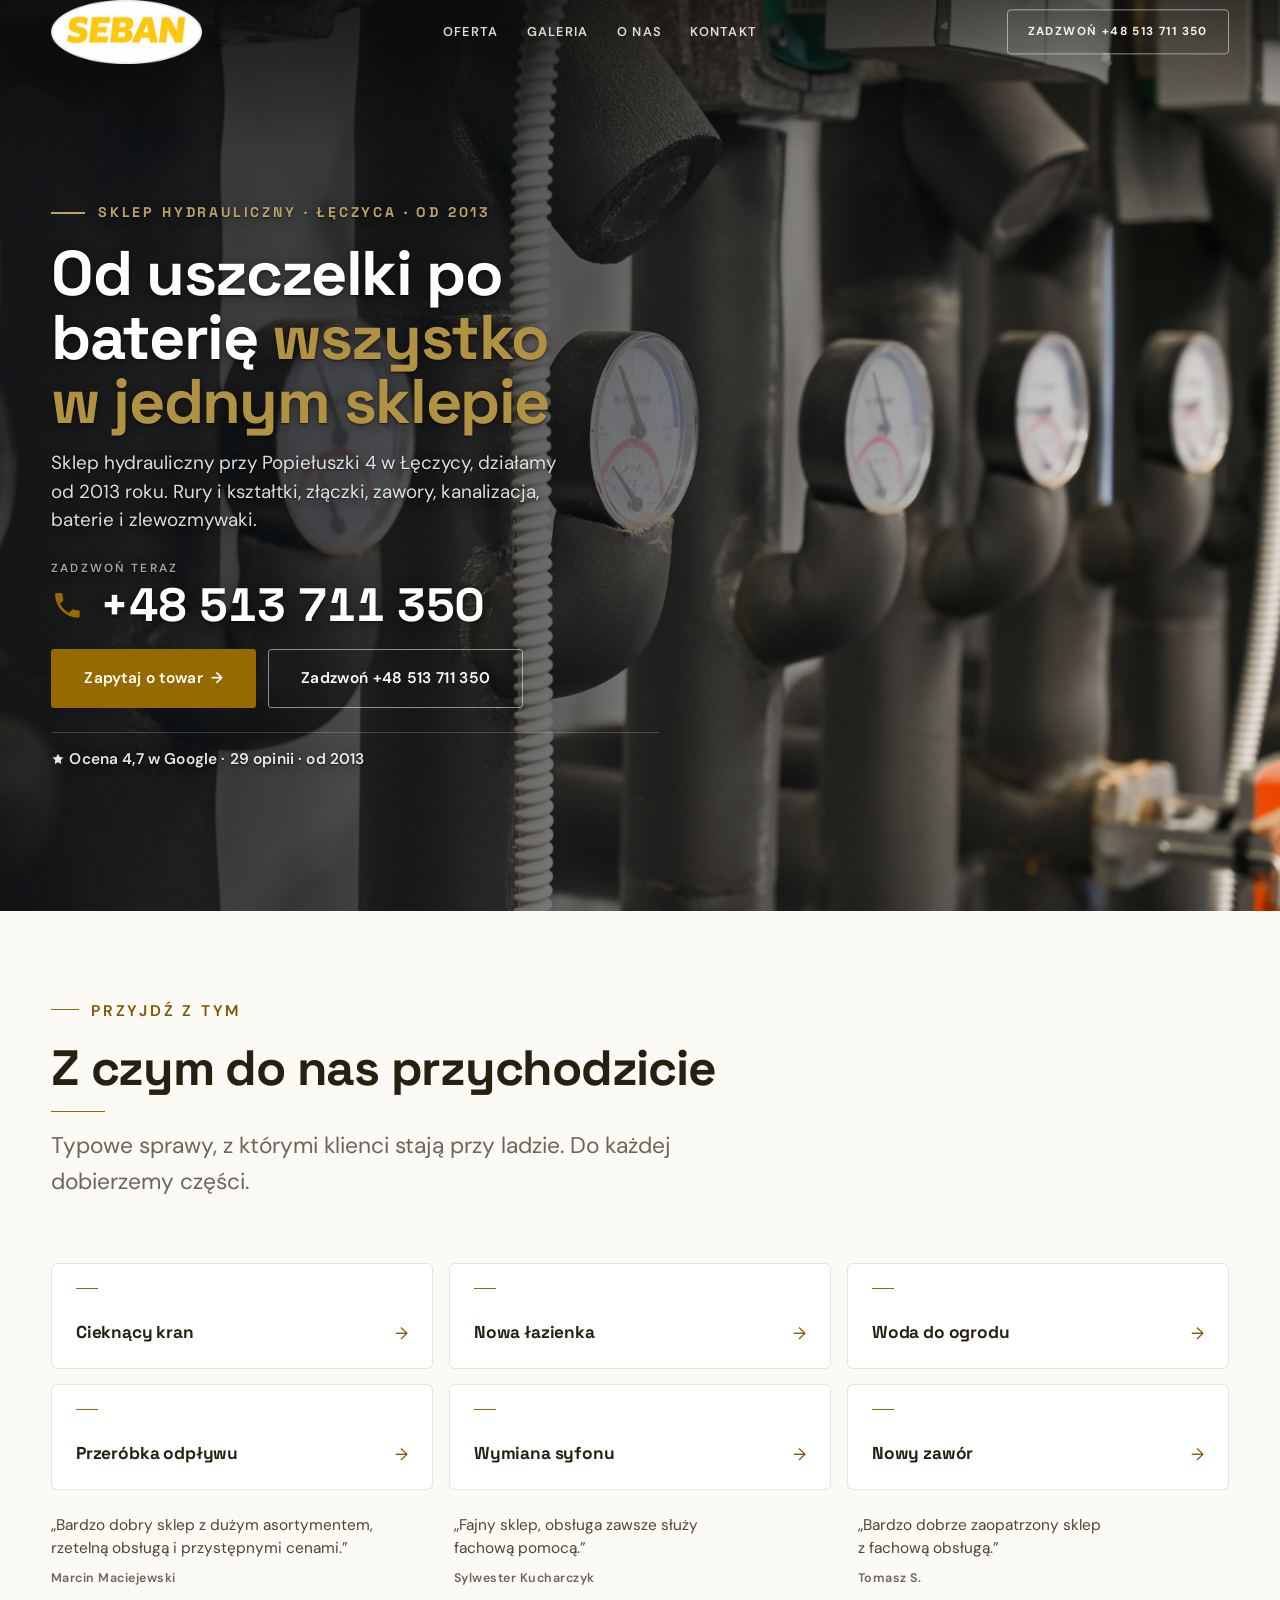
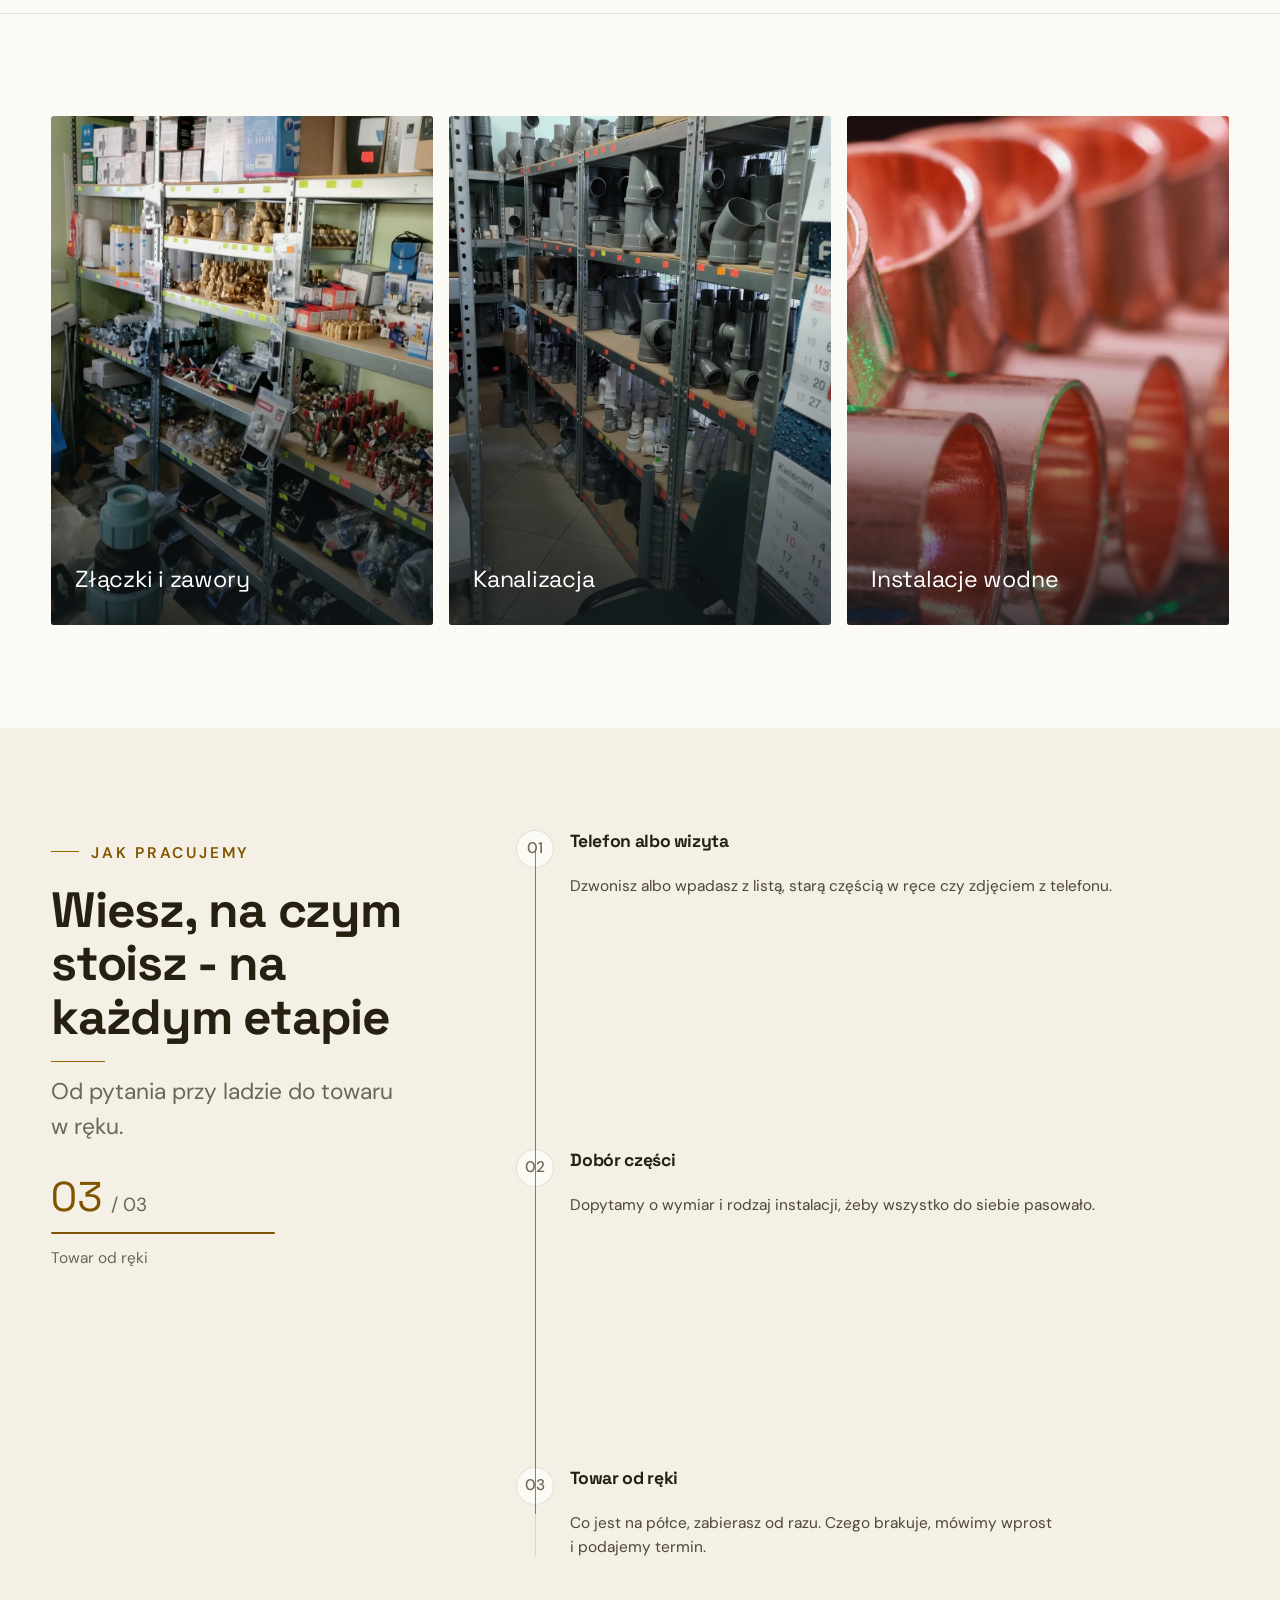
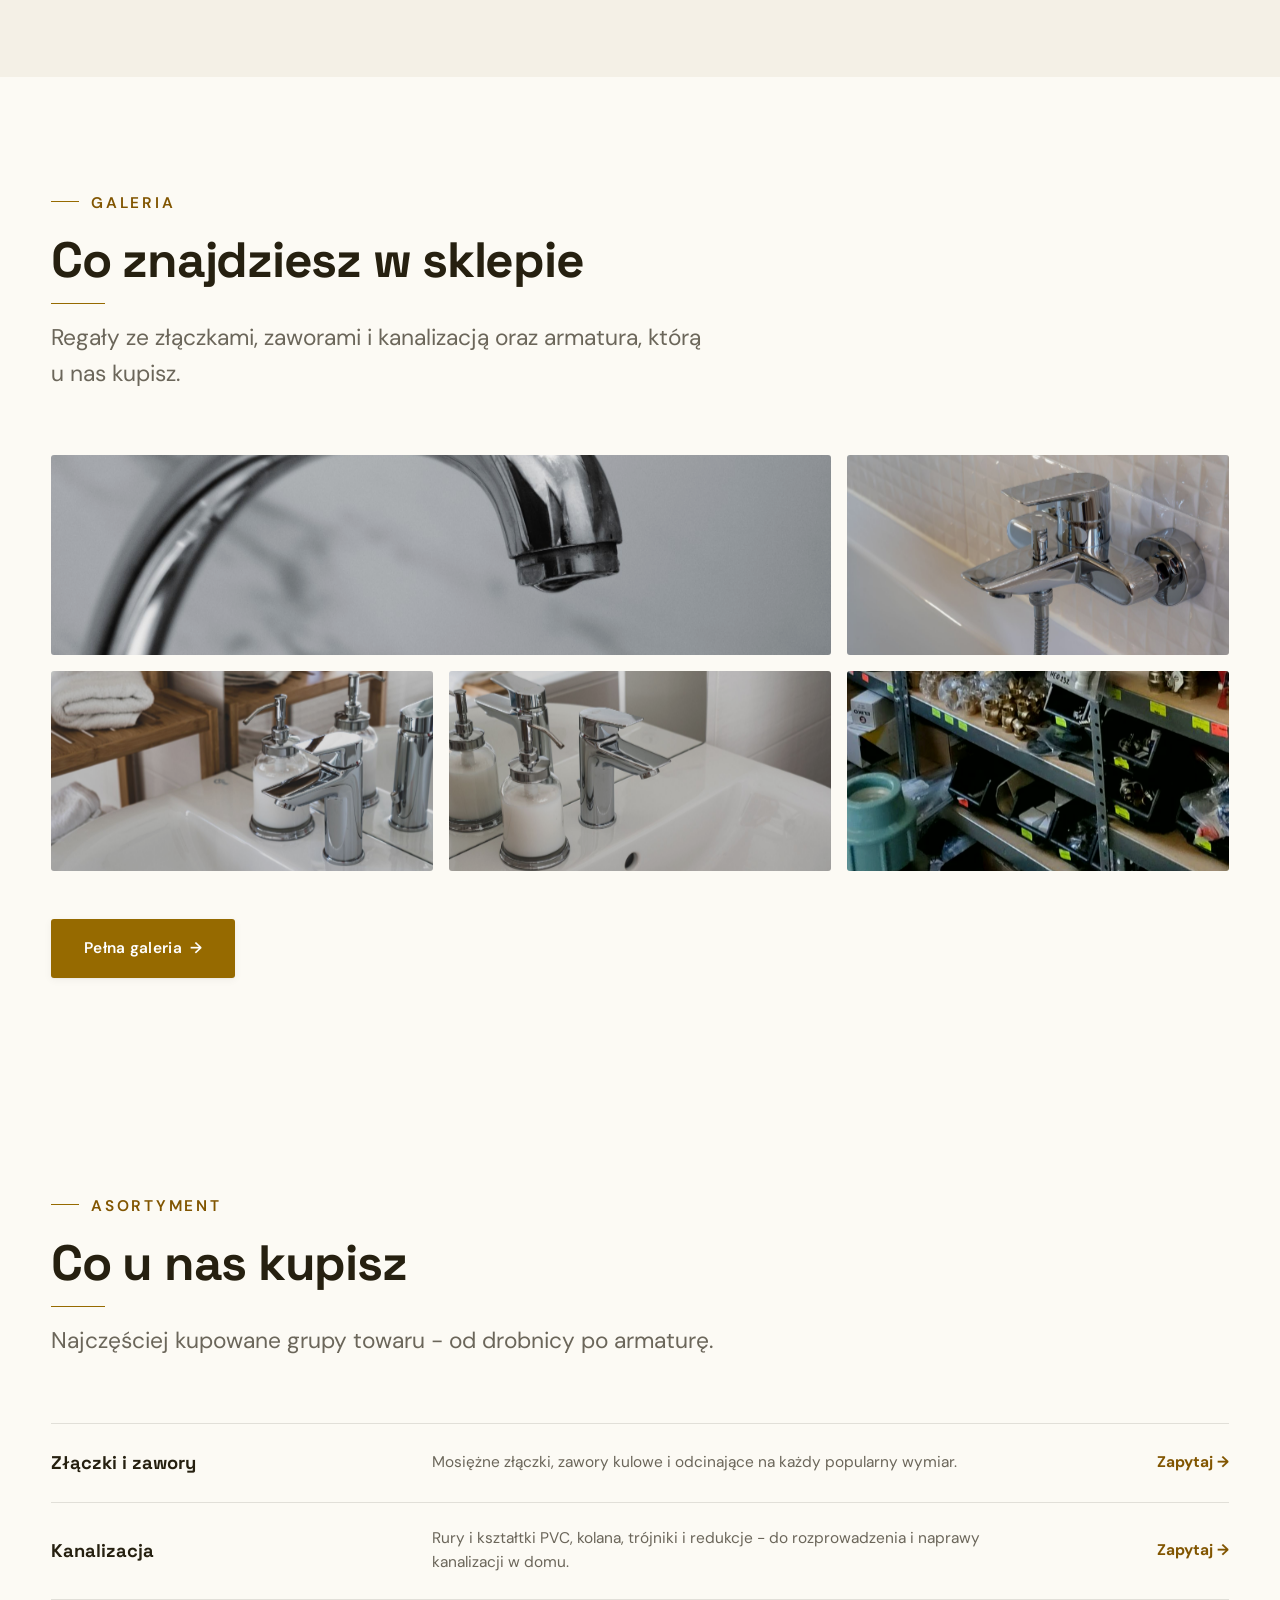
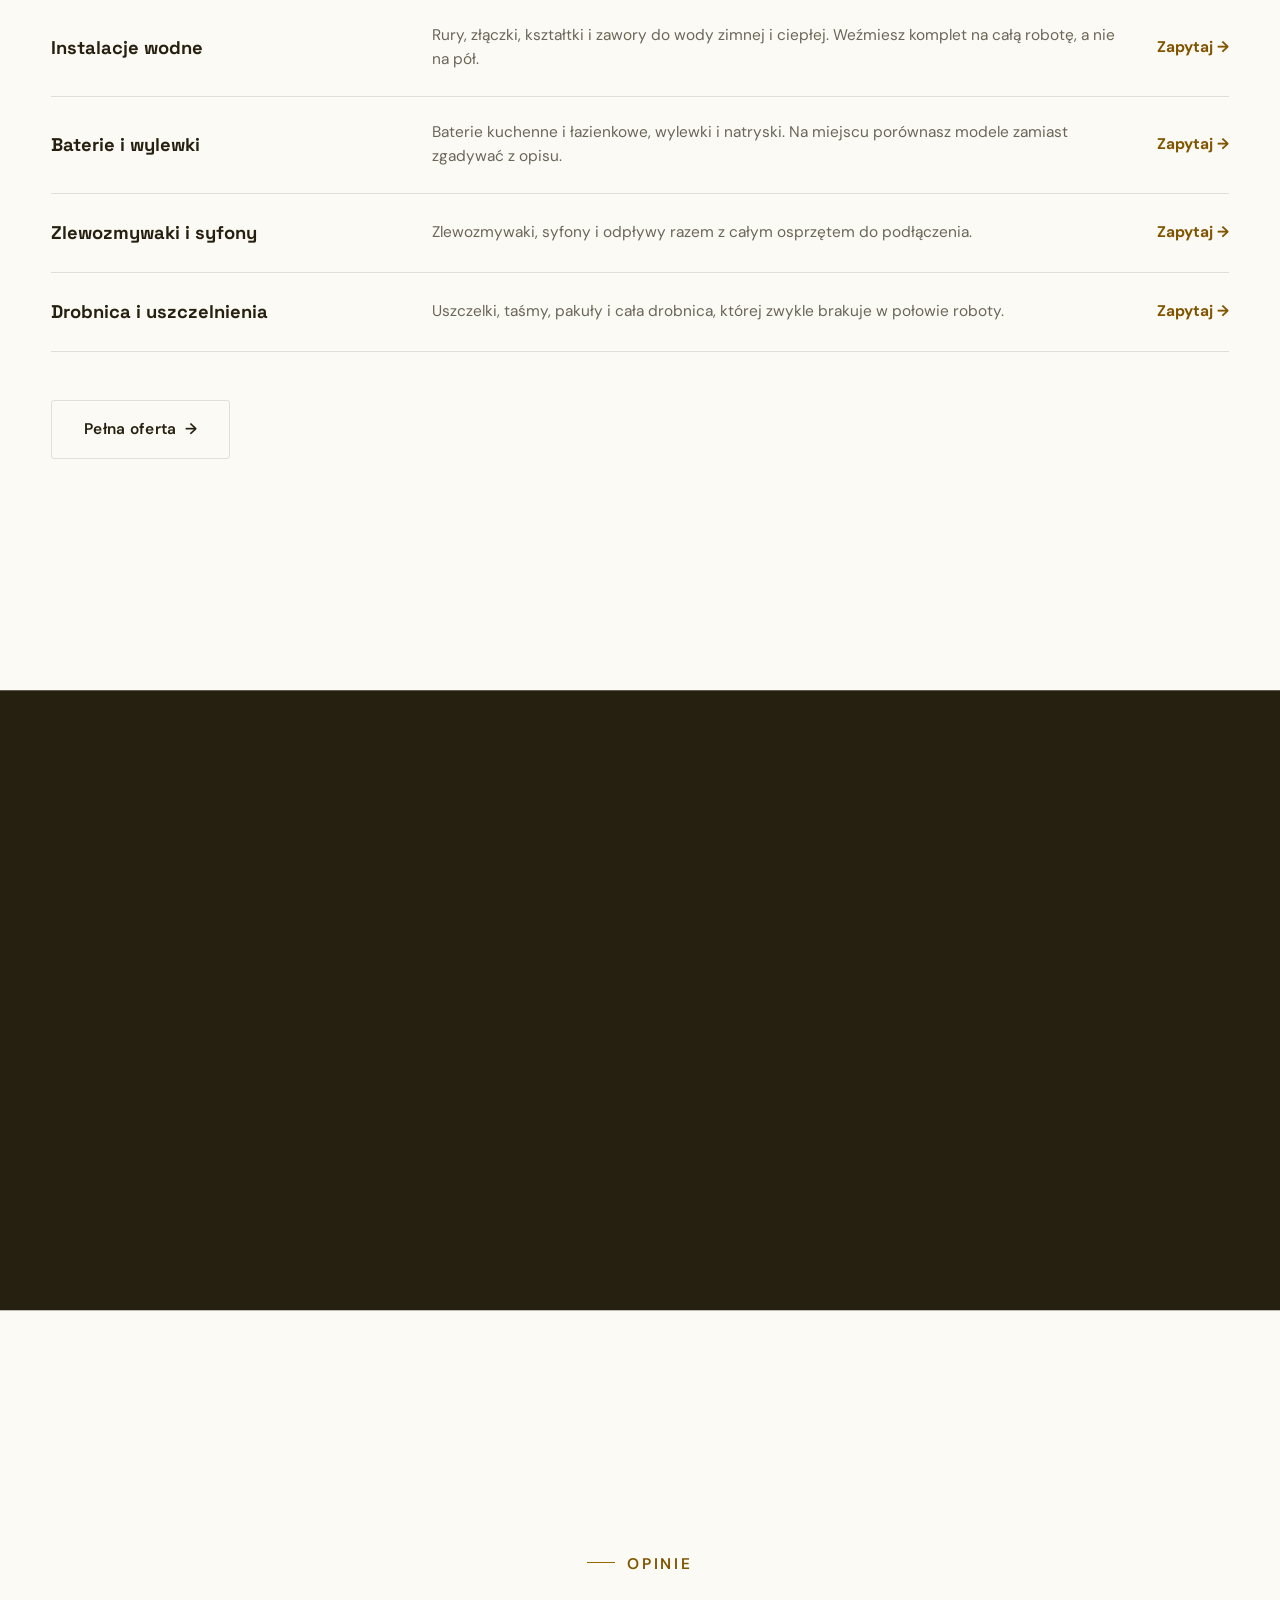
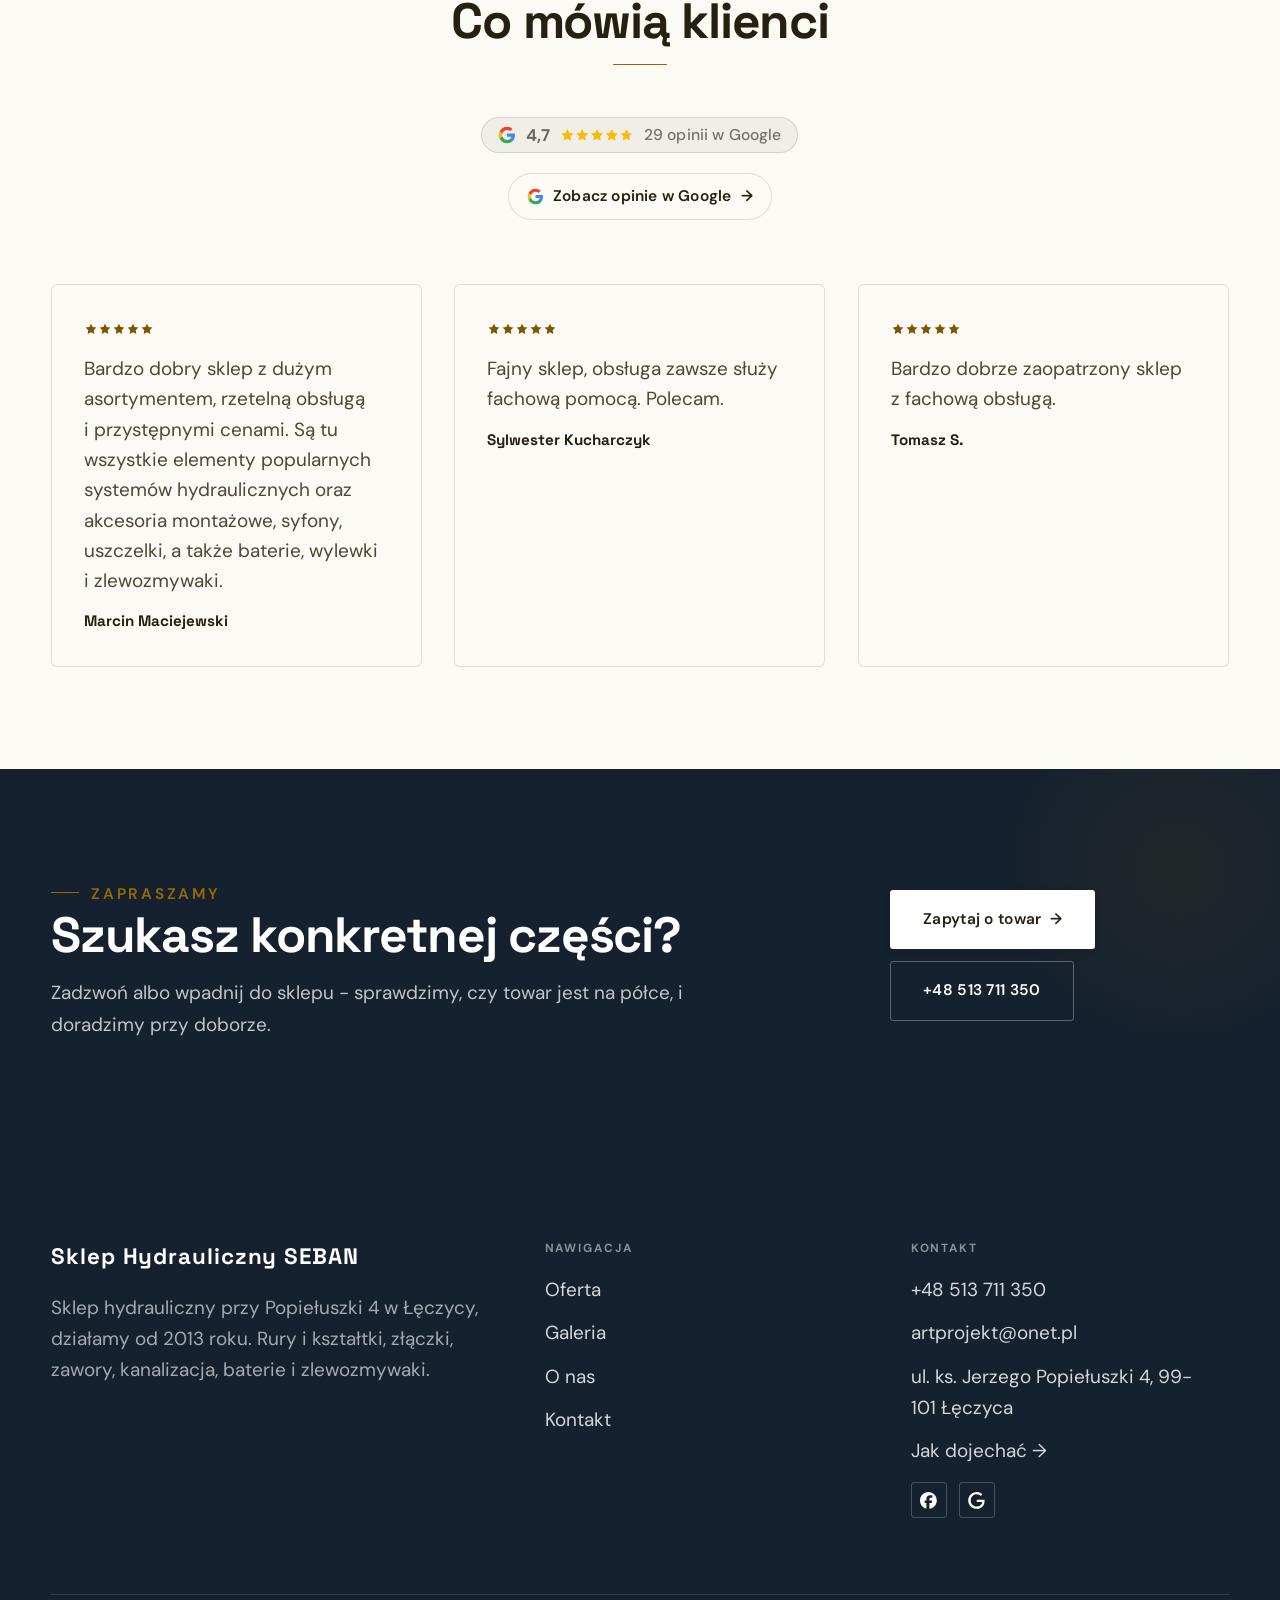
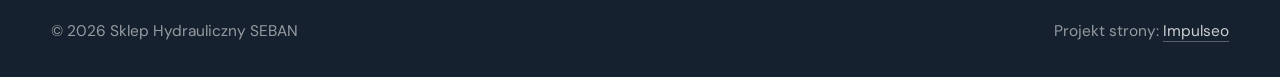
<file: index.html>
<!DOCTYPE html>
<html lang="pl">
<head>
<meta charset="UTF-8">
<meta name="viewport" content="width=device-width, initial-scale=1.0">
<title>Sklep Hydrauliczny SEBAN</title>
<meta name="description" content="Sklep Hydrauliczny SEBAN - sklep hydrauliczny w Łęczycy, ul. Popiełuszki 4. Rury i kształtki, złączki, zawory, kanalizacja, baterie i zlewozmywaki. Od 2013 roku. Zadzwoń i zapytaj o towar.">
<link rel="canonical" href="https://kris20032.github.io/sklep-hydrauliczny/">
<meta name="robots" content="noindex, nofollow">
<meta property="og:type" content="website">
<meta property="og:locale" content="pl_PL">
<meta property="og:site_name" content="Sklep Hydrauliczny SEBAN">
<meta property="og:title" content="Sklep Hydrauliczny SEBAN">
<meta property="og:description" content="Sklep Hydrauliczny SEBAN - sklep hydrauliczny w Łęczycy, ul. Popiełuszki 4. Rury i kształtki, złączki, zawory, kanalizacja, baterie i zlewozmywaki. Od 2013 roku. Zadzwoń i zapytaj o towar.">
<meta property="og:url" content="https://kris20032.github.io/sklep-hydrauliczny/">
<meta property="og:image" content="https://kris20032.github.io/sklep-hydrauliczny/img/og.jpg">
<meta property="og:image:width" content="1200">
<meta property="og:image:height" content="630">
<meta name="twitter:card" content="summary_large_image">
<script type="application/ld+json">{"@context": "https://schema.org", "@type": "LocalBusiness", "name": "Sklep Hydrauliczny SEBAN", "url": "https://kris20032.github.io/sklep-hydrauliczny/", "telephone": "+48513711350", "image": "https://kris20032.github.io/sklep-hydrauliczny/img/og.jpg", "areaServed": "Łęczyca", "sameAs": ["https://www.facebook.com/p/Sklep-Hydrauliczny-SEBAN-61587050230847/", "https://www.google.com/maps?cid=10186418438301564504"]}</script>
<link rel="preconnect" href="https://fonts.googleapis.com">
<link rel="preconnect" href="https://fonts.gstatic.com" crossorigin>
<link href="https://fonts.googleapis.com/css2?family=Space+Grotesk:wght@500;600;700&family=DM+Sans:opsz,wght@9..40,400;9..40,500;9..40,600&display=swap" rel="stylesheet">
<link rel="stylesheet" href="assets/styles.css?v=3fa1ef9e">
</head>
<body>

<header class="nav">
  <div class="wrap nav-inner">
    <a class="brand brand-has-logo" href="index.html"><img class="brand-logo" src="img/logo.png" alt="Sklep Hydrauliczny SEBAN" width="720" height="305" decoding="async"></a>
    <nav class="nav-links">
      <a href="oferta.html">Oferta</a>
      <a href="realizacje.html">Galeria</a>
      <a href="o-nas.html">O nas</a>
      <a href="kontakt.html">Kontakt</a>
      <a href="tel:+48513711350" class="btn btn-accent">Zadzwoń +48 513 711 350</a>
    </nav>
    <button class="nav-toggle" aria-label="Menu"><span></span><span></span><span></span></button>
  </div>
</header>

<main>
<section class="hero-fach">
  <img class="hf-photo" src="img/hero.jpg" fetchpriority="high" data-rotate="img/g13.jpg|img/g12.jpg" alt="Sklep Hydrauliczny SEBAN" width="1880" height="1251">
  <div class="hf-panel">
    <div class="hf-inner">
      <span class="hf-kicker">Sklep hydrauliczny · Łęczyca · od 2013</span>
      <h1 class="hf-title">Od uszczelki po baterię <em>wszystko w jednym sklepie</em></h1>
      <p class="hf-lead">Sklep hydrauliczny przy Popiełuszki 4 w Łęczycy, działamy od 2013 roku. Rury i kształtki, złączki, zawory, kanalizacja, baterie i zlewozmywaki.</p>
      <a class="hf-phone" href="tel:+48513711350"><span class="hf-phone-lab">Zadzwoń teraz</span><span class="hf-phone-num"><svg class="ico-tel" width="16" height="16" viewBox="0 0 24 24" fill="none" aria-hidden="true"><path d="M6.6 10.8a15.5 15.5 0 0 0 6.6 6.6l2.2-2.2a1 1 0 0 1 1-.24 11.4 11.4 0 0 0 3.6.58 1 1 0 0 1 1 1V20a1 1 0 0 1-1 1A17 17 0 0 1 3 4a1 1 0 0 1 1-1h3.5a1 1 0 0 1 1 1c0 1.25.2 2.46.58 3.6a1 1 0 0 1-.25 1l-2.23 2.2Z" fill="currentColor"/></svg> +48 513 711 350</span></a>
      <div class="hf-actions">
        <a href="kontakt.html" class="btn btn-accent">Zapytaj o towar <span class="arr">→</span></a>
        <a href="tel:+48513711350" class="btn btn-ghost hf-ghost">Zadzwoń +48 513 711 350</a>
      </div>
      <div class="hf-trust"><svg class="ico-star" width="14" height="14" viewBox="0 0 24 24" style="vertical-align:-2px" aria-hidden="true"><path d="M12 2.8l2.85 5.8 6.4.93-4.63 4.5 1.1 6.37L12 17.4l-5.72 3 1.1-6.37-4.63-4.5 6.4-.93L12 2.8Z" fill="currentColor"/></svg> Ocena 4,7 w Google · 29 opinii · od 2013</div>
    </div>
  </div>
</section>
<section class="objawy">
  <div class="wrap">
    <div class="head reveal">
      <span class="eyebrow">Przyjdź z tym</span>
      <h2>Z czym do nas przychodzicie</h2>
      <p>Typowe sprawy, z którymi klienci stają przy ladzie. Do każdej dobierzemy części.</p>
    </div>
    <div class="obj-grid">
      <a class="obj-tile reveal" href="kontakt.html"><span class="ot-row"><span class="ot-name">Cieknący kran</span><span class="ot-arr" aria-hidden="true">→</span></span></a>
      <a class="obj-tile reveal" href="kontakt.html"><span class="ot-row"><span class="ot-name">Nowa łazienka</span><span class="ot-arr" aria-hidden="true">→</span></span></a>
      <a class="obj-tile reveal" href="kontakt.html"><span class="ot-row"><span class="ot-name">Woda do ogrodu</span><span class="ot-arr" aria-hidden="true">→</span></span></a>
      <a class="obj-tile reveal" href="kontakt.html"><span class="ot-row"><span class="ot-name">Przeróbka odpływu</span><span class="ot-arr" aria-hidden="true">→</span></span></a>
      <a class="obj-tile reveal" href="kontakt.html"><span class="ot-row"><span class="ot-name">Wymiana syfonu</span><span class="ot-arr" aria-hidden="true">→</span></span></a>
      <a class="obj-tile reveal" href="kontakt.html"><span class="ot-row"><span class="ot-name">Nowy zawór</span><span class="ot-arr" aria-hidden="true">→</span></span></a>
    </div>
  </div>
</section>
<section class="opinie-mini" aria-label="Opinie klientów">
  <div class="wrap">
    <div class="om-row">
      <div class="om-item reveal"><blockquote>„Bardzo dobry sklep z dużym asortymentem, rzetelną obsługą i przystępnymi cenami.”</blockquote><span class="om-autor">Marcin Maciejewski</span></div>
      <div class="om-item reveal"><blockquote>„Fajny sklep, obsługa zawsze służy fachową pomocą.”</blockquote><span class="om-autor">Sylwester Kucharczyk</span></div>
      <div class="om-item reveal"><blockquote>„Bardzo dobrze zaopatrzony sklep z fachową obsługą.”</blockquote><span class="om-autor">Tomasz S.</span></div>
    </div>
  </div>
</section>
<section class="gateways-band">
  <div class="wrap">
    <div class="gateways">
      <a href="oferta.html" class="gateway reveal"><img src="img/g1.jpg" alt="Złączki i zawory" loading="lazy" width="956" height="1830" decoding="async"><span class="g-ttl">Złączki i zawory</span></a>
      <a href="oferta.html" class="gateway reveal"><img src="img/g2.jpg" alt="Kanalizacja" loading="lazy" width="1080" height="1920" decoding="async"><span class="g-ttl">Kanalizacja</span></a>
      <a href="oferta.html" class="gateway reveal"><img src="img/g3.jpg" alt="Instalacje wodne" loading="lazy" width="1880" height="1253" decoding="async"><span class="g-ttl">Instalacje wodne</span></a>
    </div>
  </div>
</section>
<section class="proces proces-os fachowcy">
  <div class="wrap proc-grid">
    <div class="proc-side">
      <div class="head reveal">
        <span class="eyebrow">Jak pracujemy</span>
        <h2>Wiesz, na czym stoisz - na każdym etapie</h2>
        <p>Od pytania przy ladzie do towaru w ręku.</p>
      </div>
      <div class="proc-count" aria-hidden="true"><span class="pc-cur">01</span><span class="pc-all">/ 03</span></div>
      <div class="proc-bar" aria-hidden="true"><i></i></div>
      <p class="proc-now" aria-hidden="true">Telefon albo wizyta</p>
    </div>
    <ol class="proces-line">
      <li class="reveal"><span class="pno">01</span><h3>Telefon albo wizyta</h3><p>Dzwonisz albo wpadasz z listą, starą częścią w ręce czy zdjęciem z telefonu.</p></li>
      <li class="reveal"><span class="pno">02</span><h3>Dobór części</h3><p>Dopytamy o wymiar i rodzaj instalacji, żeby wszystko do siebie pasowało.</p></li>
      <li class="reveal"><span class="pno">03</span><h3>Towar od ręki</h3><p>Co jest na półce, zabierasz od razu. Czego brakuje, mówimy wprost i podajemy termin.</p></li>
    </ol>
  </div>
</section>
<section>
  <div class="wrap">
    <div class="head reveal">
      <span class="eyebrow">Galeria</span>
      <h2>Co znajdziesz w sklepie</h2>
      <p>Regały ze złączkami, zaworami i kanalizacją oraz armatura, którą u nas kupisz.</p>
    </div>
    <div class="gallery">
      <div class="tile t-two3 reveal"><img src="img/g4.jpg" alt="Sklep Hydrauliczny SEBAN" loading="lazy" width="1880" height="1253" decoding="async"></div>
      <div class="tile t-third reveal"><img src="img/g5.jpg" alt="Sklep Hydrauliczny SEBAN" loading="lazy" width="1880" height="1253" decoding="async"></div>
      <div class="tile t-third reveal"><img src="img/g6.jpg" alt="Sklep Hydrauliczny SEBAN" loading="lazy" width="1880" height="1253" decoding="async"></div>
      <div class="tile t-third reveal"><img src="img/g7.jpg" alt="Sklep Hydrauliczny SEBAN" loading="lazy" width="1880" height="1253" decoding="async"></div>
      <div class="tile t-third reveal"><img src="img/g8.jpg" alt="Sklep Hydrauliczny SEBAN" loading="lazy" width="1054" height="2034" decoding="async"></div>
    </div>
    <div style="margin-top:var(--space-7)" class="reveal"><a href="realizacje.html" class="btn btn-accent">Pełna galeria <span class="arr">→</span></a></div>
  </div>
</section>
<section class="fach-uslugi">
  <div class="wrap">
    <div class="head reveal">
      <span class="eyebrow">Asortyment</span>
      <h2>Co u nas kupisz</h2>
      <p>Najczęściej kupowane grupy towaru - od drobnicy po armaturę.</p>
    </div>
    <ul class="fu-list">
      <li class="fu-row reveal"><div class="fu-name">Złączki i zawory</div><div class="fu-desc">Mosiężne złączki, zawory kulowe i odcinające na każdy popularny wymiar.</div><a class="fu-cta" href="kontakt.html">Zapytaj <span class="arr">→</span></a></li>
      <li class="fu-row reveal"><div class="fu-name">Kanalizacja</div><div class="fu-desc">Rury i kształtki PVC, kolana, trójniki i redukcje - do rozprowadzenia i naprawy kanalizacji w domu.</div><a class="fu-cta" href="kontakt.html">Zapytaj <span class="arr">→</span></a></li>
      <li class="fu-row reveal"><div class="fu-name">Instalacje wodne</div><div class="fu-desc">Rury, złączki, kształtki i zawory do wody zimnej i ciepłej. Weźmiesz komplet na całą robotę, a nie na pół.</div><a class="fu-cta" href="kontakt.html">Zapytaj <span class="arr">→</span></a></li>
      <li class="fu-row reveal"><div class="fu-name">Baterie i wylewki</div><div class="fu-desc">Baterie kuchenne i łazienkowe, wylewki i natryski. Na miejscu porównasz modele zamiast zgadywać z opisu.</div><a class="fu-cta" href="kontakt.html">Zapytaj <span class="arr">→</span></a></li>
      <li class="fu-row reveal"><div class="fu-name">Zlewozmywaki i syfony</div><div class="fu-desc">Zlewozmywaki, syfony i odpływy razem z całym osprzętem do podłączenia.</div><a class="fu-cta" href="kontakt.html">Zapytaj <span class="arr">→</span></a></li>
      <li class="fu-row reveal"><div class="fu-name">Drobnica i uszczelnienia</div><div class="fu-desc">Uszczelki, taśmy, pakuły i cała drobnica, której zwykle brakuje w połowie roboty.</div><a class="fu-cta" href="kontakt.html">Zapytaj <span class="arr">→</span></a></li>
    </ul>
    <div style="margin-top:var(--space-7)" class="reveal"><a href="oferta.html" class="btn btn-ghost">Pełna oferta <span class="arr">→</span></a></div>
  </div>
</section>
<section class="stopklatka" aria-hidden="true">
  <div class="stk-bg" style="background-image:url(img/g9.jpg)"></div>
</section>
<section class="opinie">
  <div class="wrap">
    <div class="head center reveal">
      <span class="eyebrow">Opinie</span>
      <h2>Co mówią klienci</h2>
    </div>
    <p class="op-meta reveal"><span class="g-badge"><svg class="gb-ico" viewBox="0 0 24 24" width="18" height="18" aria-hidden="true"><path fill="#4285F4" d="M22.56 12.25c0-.78-.07-1.53-.2-2.25H12v4.26h5.92c-.26 1.37-1.04 2.53-2.21 3.31v2.77h3.57c2.08-1.92 3.28-4.74 3.28-8.09z"/><path fill="#34A853" d="M12 23c2.97 0 5.46-.98 7.28-2.66l-3.57-2.77c-.98.66-2.23 1.06-3.71 1.06-2.86 0-5.29-1.93-6.16-4.53H2.18v2.84C3.99 20.53 7.7 23 12 23z"/><path fill="#FBBC05" d="M5.84 14.09c-.22-.66-.35-1.36-.35-2.09s.13-1.43.35-2.09V7.07H2.18C1.43 8.55 1 10.22 1 12s.43 3.45 1.18 4.93l2.85-2.22.81-.62z"/><path fill="#EA4335" d="M12 5.38c1.62 0 3.06.56 4.21 1.64l3.15-3.15C17.45 2.09 14.97 1 12 1 7.7 1 3.99 3.47 2.18 7.07l3.66 2.84c.87-2.6 3.3-4.53 6.16-4.53z"/></svg><b class="gb-ocena">4,7</b><svg class="gb-stars" viewBox="0 0 90 18" width="74" height="14.8" aria-hidden="true"><g fill="currentColor" opacity=".26"><path transform="translate(0,0)" d="M9 1.6l2.2 4.46 4.92.72-3.56 3.47.84 4.9L9 12.74l-4.4 2.31.84-4.9L1.88 6.68l4.92-.72L9 1.6Z"/><path transform="translate(18,0)" d="M9 1.6l2.2 4.46 4.92.72-3.56 3.47.84 4.9L9 12.74l-4.4 2.31.84-4.9L1.88 6.68l4.92-.72L9 1.6Z"/><path transform="translate(36,0)" d="M9 1.6l2.2 4.46 4.92.72-3.56 3.47.84 4.9L9 12.74l-4.4 2.31.84-4.9L1.88 6.68l4.92-.72L9 1.6Z"/><path transform="translate(54,0)" d="M9 1.6l2.2 4.46 4.92.72-3.56 3.47.84 4.9L9 12.74l-4.4 2.31.84-4.9L1.88 6.68l4.92-.72L9 1.6Z"/><path transform="translate(72,0)" d="M9 1.6l2.2 4.46 4.92.72-3.56 3.47.84 4.9L9 12.74l-4.4 2.31.84-4.9L1.88 6.68l4.92-.72L9 1.6Z"/></g><clipPath id="gs940"><rect x="0" y="0" width="84.6" height="18"/></clipPath><g fill="#FBBC04" clip-path="url(#gs940)"><path transform="translate(0,0)" d="M9 1.6l2.2 4.46 4.92.72-3.56 3.47.84 4.9L9 12.74l-4.4 2.31.84-4.9L1.88 6.68l4.92-.72L9 1.6Z"/><path transform="translate(18,0)" d="M9 1.6l2.2 4.46 4.92.72-3.56 3.47.84 4.9L9 12.74l-4.4 2.31.84-4.9L1.88 6.68l4.92-.72L9 1.6Z"/><path transform="translate(36,0)" d="M9 1.6l2.2 4.46 4.92.72-3.56 3.47.84 4.9L9 12.74l-4.4 2.31.84-4.9L1.88 6.68l4.92-.72L9 1.6Z"/><path transform="translate(54,0)" d="M9 1.6l2.2 4.46 4.92.72-3.56 3.47.84 4.9L9 12.74l-4.4 2.31.84-4.9L1.88 6.68l4.92-.72L9 1.6Z"/><path transform="translate(72,0)" d="M9 1.6l2.2 4.46 4.92.72-3.56 3.47.84 4.9L9 12.74l-4.4 2.31.84-4.9L1.88 6.68l4.92-.72L9 1.6Z"/></g></svg><span class="gb-txt">29 opinii w Google</span></span></p>
    <p class="op-meta reveal"><a class="op-google" href="https://www.google.com/maps?cid=10186418438301564504" target="_blank" rel="noopener"><svg class="op-g-ico" viewBox="0 0 24 24" width="17" height="17" aria-hidden="true"><path fill="#4285F4" d="M22.56 12.25c0-.78-.07-1.53-.2-2.25H12v4.26h5.92c-.26 1.37-1.04 2.53-2.21 3.31v2.77h3.57c2.08-1.92 3.28-4.74 3.28-8.09z"/><path fill="#34A853" d="M12 23c2.97 0 5.46-.98 7.28-2.66l-3.57-2.77c-.98.66-2.23 1.06-3.71 1.06-2.86 0-5.29-1.93-6.16-4.53H2.18v2.84C3.99 20.53 7.7 23 12 23z"/><path fill="#FBBC05" d="M5.84 14.09c-.22-.66-.35-1.36-.35-2.09s.13-1.43.35-2.09V7.07H2.18C1.43 8.55 1 10.22 1 12s.43 3.45 1.18 4.93l2.85-2.22.81-.62z"/><path fill="#EA4335" d="M12 5.38c1.62 0 3.06.56 4.21 1.64l3.15-3.15C17.45 2.09 14.97 1 12 1 7.7 1 3.99 3.47 2.18 7.07l3.66 2.84c.87-2.6 3.3-4.53 6.16-4.53z"/></svg><span>Zobacz opinie w Google</span><span class="arr">→</span></a></p>
    <div class="opinie-grid">
      <figure class="op-card reveal"><span class="op-star"><svg class="ico-star" width="14" height="14" viewBox="0 0 24 24" style="vertical-align:-2px" aria-hidden="true"><path d="M12 2.8l2.85 5.8 6.4.93-4.63 4.5 1.1 6.37L12 17.4l-5.72 3 1.1-6.37-4.63-4.5 6.4-.93L12 2.8Z" fill="currentColor"/></svg><svg class="ico-star" width="14" height="14" viewBox="0 0 24 24" style="vertical-align:-2px" aria-hidden="true"><path d="M12 2.8l2.85 5.8 6.4.93-4.63 4.5 1.1 6.37L12 17.4l-5.72 3 1.1-6.37-4.63-4.5 6.4-.93L12 2.8Z" fill="currentColor"/></svg><svg class="ico-star" width="14" height="14" viewBox="0 0 24 24" style="vertical-align:-2px" aria-hidden="true"><path d="M12 2.8l2.85 5.8 6.4.93-4.63 4.5 1.1 6.37L12 17.4l-5.72 3 1.1-6.37-4.63-4.5 6.4-.93L12 2.8Z" fill="currentColor"/></svg><svg class="ico-star" width="14" height="14" viewBox="0 0 24 24" style="vertical-align:-2px" aria-hidden="true"><path d="M12 2.8l2.85 5.8 6.4.93-4.63 4.5 1.1 6.37L12 17.4l-5.72 3 1.1-6.37-4.63-4.5 6.4-.93L12 2.8Z" fill="currentColor"/></svg><svg class="ico-star" width="14" height="14" viewBox="0 0 24 24" style="vertical-align:-2px" aria-hidden="true"><path d="M12 2.8l2.85 5.8 6.4.93-4.63 4.5 1.1 6.37L12 17.4l-5.72 3 1.1-6.37-4.63-4.5 6.4-.93L12 2.8Z" fill="currentColor"/></svg></span><blockquote>Bardzo dobry sklep z dużym asortymentem, rzetelną obsługą i przystępnymi cenami. Są tu wszystkie elementy popularnych systemów hydraulicznych oraz akcesoria montażowe, syfony, uszczelki, a także baterie, wylewki i zlewozmywaki.</blockquote><span class="op-autor">Marcin Maciejewski</span></figure>
      <figure class="op-card reveal"><span class="op-star"><svg class="ico-star" width="14" height="14" viewBox="0 0 24 24" style="vertical-align:-2px" aria-hidden="true"><path d="M12 2.8l2.85 5.8 6.4.93-4.63 4.5 1.1 6.37L12 17.4l-5.72 3 1.1-6.37-4.63-4.5 6.4-.93L12 2.8Z" fill="currentColor"/></svg><svg class="ico-star" width="14" height="14" viewBox="0 0 24 24" style="vertical-align:-2px" aria-hidden="true"><path d="M12 2.8l2.85 5.8 6.4.93-4.63 4.5 1.1 6.37L12 17.4l-5.72 3 1.1-6.37-4.63-4.5 6.4-.93L12 2.8Z" fill="currentColor"/></svg><svg class="ico-star" width="14" height="14" viewBox="0 0 24 24" style="vertical-align:-2px" aria-hidden="true"><path d="M12 2.8l2.85 5.8 6.4.93-4.63 4.5 1.1 6.37L12 17.4l-5.72 3 1.1-6.37-4.63-4.5 6.4-.93L12 2.8Z" fill="currentColor"/></svg><svg class="ico-star" width="14" height="14" viewBox="0 0 24 24" style="vertical-align:-2px" aria-hidden="true"><path d="M12 2.8l2.85 5.8 6.4.93-4.63 4.5 1.1 6.37L12 17.4l-5.72 3 1.1-6.37-4.63-4.5 6.4-.93L12 2.8Z" fill="currentColor"/></svg><svg class="ico-star" width="14" height="14" viewBox="0 0 24 24" style="vertical-align:-2px" aria-hidden="true"><path d="M12 2.8l2.85 5.8 6.4.93-4.63 4.5 1.1 6.37L12 17.4l-5.72 3 1.1-6.37-4.63-4.5 6.4-.93L12 2.8Z" fill="currentColor"/></svg></span><blockquote>Fajny sklep, obsługa zawsze służy fachową pomocą. Polecam.</blockquote><span class="op-autor">Sylwester Kucharczyk</span></figure>
      <figure class="op-card reveal"><span class="op-star"><svg class="ico-star" width="14" height="14" viewBox="0 0 24 24" style="vertical-align:-2px" aria-hidden="true"><path d="M12 2.8l2.85 5.8 6.4.93-4.63 4.5 1.1 6.37L12 17.4l-5.72 3 1.1-6.37-4.63-4.5 6.4-.93L12 2.8Z" fill="currentColor"/></svg><svg class="ico-star" width="14" height="14" viewBox="0 0 24 24" style="vertical-align:-2px" aria-hidden="true"><path d="M12 2.8l2.85 5.8 6.4.93-4.63 4.5 1.1 6.37L12 17.4l-5.72 3 1.1-6.37-4.63-4.5 6.4-.93L12 2.8Z" fill="currentColor"/></svg><svg class="ico-star" width="14" height="14" viewBox="0 0 24 24" style="vertical-align:-2px" aria-hidden="true"><path d="M12 2.8l2.85 5.8 6.4.93-4.63 4.5 1.1 6.37L12 17.4l-5.72 3 1.1-6.37-4.63-4.5 6.4-.93L12 2.8Z" fill="currentColor"/></svg><svg class="ico-star" width="14" height="14" viewBox="0 0 24 24" style="vertical-align:-2px" aria-hidden="true"><path d="M12 2.8l2.85 5.8 6.4.93-4.63 4.5 1.1 6.37L12 17.4l-5.72 3 1.1-6.37-4.63-4.5 6.4-.93L12 2.8Z" fill="currentColor"/></svg><svg class="ico-star" width="14" height="14" viewBox="0 0 24 24" style="vertical-align:-2px" aria-hidden="true"><path d="M12 2.8l2.85 5.8 6.4.93-4.63 4.5 1.1 6.37L12 17.4l-5.72 3 1.1-6.37-4.63-4.5 6.4-.93L12 2.8Z" fill="currentColor"/></svg></span><blockquote>Bardzo dobrze zaopatrzony sklep z fachową obsługą.</blockquote><span class="op-autor">Tomasz S.</span></figure>
    </div>
  </div>
</section>
<section class="cta">
  <div class="wrap">
    <div class="reveal">
      <span class="eyebrow">Zapraszamy</span>
      <h2>Szukasz konkretnej części?</h2>
      <p>Zadzwoń albo wpadnij do sklepu - sprawdzimy, czy towar jest na półce, i doradzimy przy doborze.</p>
    </div>
    <div class="cta-actions reveal">
      <a href="kontakt.html" class="btn btn-light">Zapytaj o towar <span class="arr">→</span></a>
      <a href="tel:+48513711350" class="btn btn-ghost btn-ghost-cta">+48 513 711 350</a>
    </div>
  </div>
</section>
</main>

<footer>
  <div class="wrap">
    <div class="foot-grid">
      <div class="foot-brand">
        <div class="name">Sklep Hydrauliczny SEBAN</div>
        <p>Sklep hydrauliczny przy Popiełuszki 4 w Łęczycy, działamy od 2013 roku. Rury i kształtki, złączki, zawory, kanalizacja, baterie i zlewozmywaki.</p>
      </div>
      <div class="foot-col">
        <h4>Nawigacja</h4>
        <a href="oferta.html">Oferta</a>
        <a href="realizacje.html">Galeria</a>
        <a href="o-nas.html">O nas</a>
        <a href="kontakt.html">Kontakt</a>
      </div>
      <div class="foot-col">
        <h4>Kontakt</h4>
        <a href="tel:+48513711350">+48 513 711 350</a>
        <a href="mailto:artprojekt@onet.pl">artprojekt@onet.pl</a>
        <p>ul. ks. Jerzego Popiełuszki 4, 99-101 Łęczyca</p>
        <a href="https://www.google.com/maps?cid=10186418438301564504" target="_blank" rel="noopener">Jak dojechać →</a>
      <div class="foot-soc">
        <a class="soc" href="https://www.facebook.com/p/Sklep-Hydrauliczny-SEBAN-61587050230847/" target="_blank" rel="noopener" aria-label="Facebook - Sklep Hydrauliczny SEBAN"><svg viewBox="0 0 24 24" aria-hidden="true" focusable="false"><path d="M9.101 23.691v-7.98H6.627v-3.667h2.474v-1.58c0-4.085 1.848-5.978 5.858-5.978.401 0 .955.042 1.468.103a8.68 8.68 0 0 1 1.141.195v3.325a8.623 8.623 0 0 0-.653-.036 26.805 26.805 0 0 0-.733-.009c-.707 0-1.259.096-1.675.309a1.686 1.686 0 0 0-.679.622c-.258.42-.374.995-.374 1.752v1.297h3.919l-.386 2.103-.287 1.564h-3.246v8.245C19.396 23.238 24 18.179 24 12.044c0-6.627-5.373-12-12-12s-12 5.373-12 12c0 5.628 3.874 10.35 9.101 11.647Z" fill="currentColor"/></svg></a>
        <a class="soc" href="https://www.google.com/maps?cid=10186418438301564504" target="_blank" rel="noopener" aria-label="Google - Sklep Hydrauliczny SEBAN"><svg viewBox="0 0 24 24" aria-hidden="true" focusable="false"><path d="M12.48 10.92v3.28h7.84c-.24 1.84-.853 3.187-1.787 4.133-1.147 1.147-2.933 2.4-6.053 2.4-4.827 0-8.6-3.893-8.6-8.72s3.773-8.72 8.6-8.72c2.6 0 4.507 1.027 5.907 2.347l2.307-2.307C18.747 1.44 16.133 0 12.48 0 5.867 0 .307 5.387.307 12s5.56 12 12.173 12c3.573 0 6.267-1.173 8.373-3.36 2.16-2.16 2.84-5.213 2.84-7.667 0-.76-.053-1.467-.173-2.053H12.48z" fill="currentColor"/></svg></a>
      </div>
      </div>
    </div>
    <div class="foot-bot">
      <span>© 2026 Sklep Hydrauliczny SEBAN</span>
      <span>Projekt strony: <a class="foot-credit" href="https://impulseo.pl" target="_blank" rel="noopener">Impulseo</a></span>
    </div>
  </div>
</footer>
<div class="sticky-call"><a class="sc-call" href="tel:+48513711350"><svg class="ico-tel" width="16" height="16" viewBox="0 0 24 24" fill="none" aria-hidden="true"><path d="M6.6 10.8a15.5 15.5 0 0 0 6.6 6.6l2.2-2.2a1 1 0 0 1 1-.24 11.4 11.4 0 0 0 3.6.58 1 1 0 0 1 1 1V20a1 1 0 0 1-1 1A17 17 0 0 1 3 4a1 1 0 0 1 1-1h3.5a1 1 0 0 1 1 1c0 1.25.2 2.46.58 3.6a1 1 0 0 1-.25 1l-2.23 2.2Z" fill="currentColor"/></svg> Zadzwoń</a><a class="sc-quote" href="kontakt.html">Zapytaj o towar</a></div>
<div class="demo-wazne" data-do="2026-11-08" data-cykl="3" hidden><svg class="dw-ico" width="13" height="13" viewBox="0 0 24 24" fill="none" aria-hidden="true"><circle cx="12" cy="12" r="8.6" stroke="currentColor" stroke-width="1.8"/><path d="M12 7.2V12l3.3 2" stroke="currentColor" stroke-width="1.8" stroke-linecap="round"/></svg><span class="dw-txt"></span></div>

<script src="assets/main.js"></script>
</body>
</html>
</file>
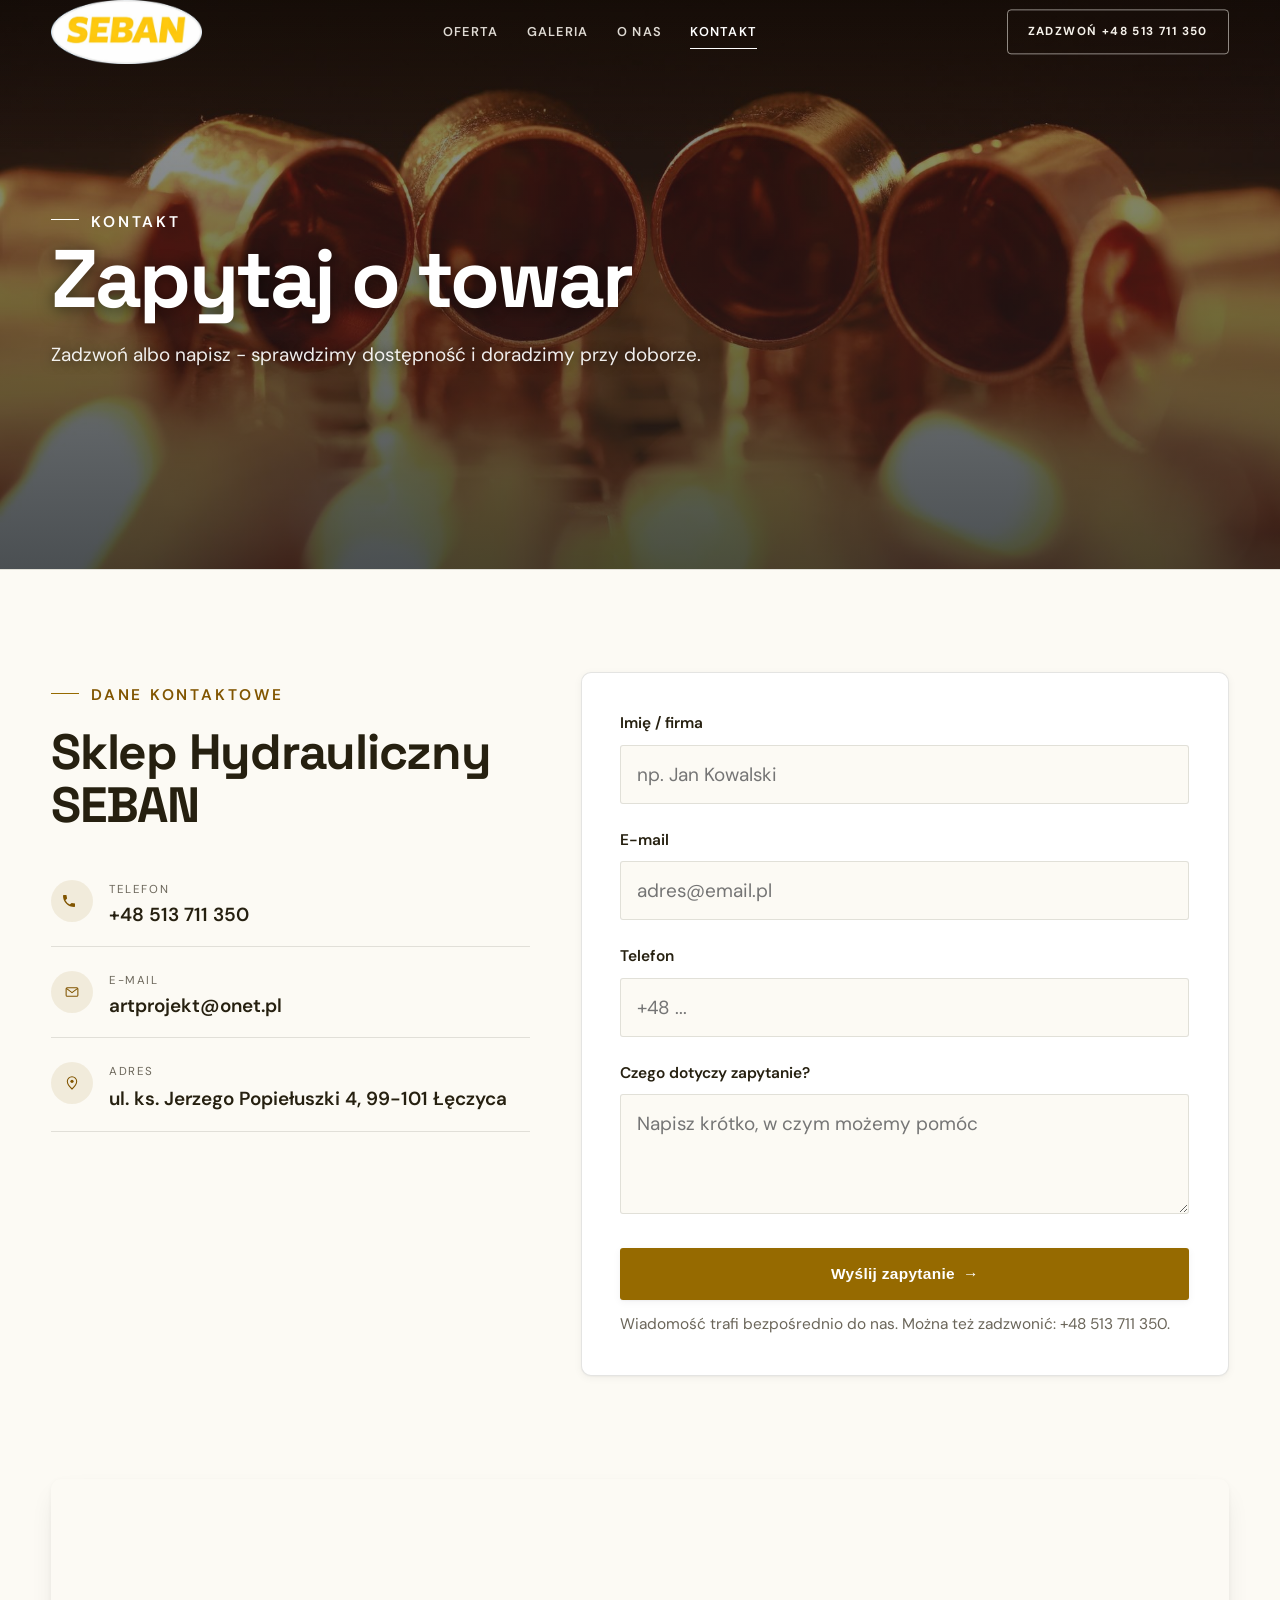
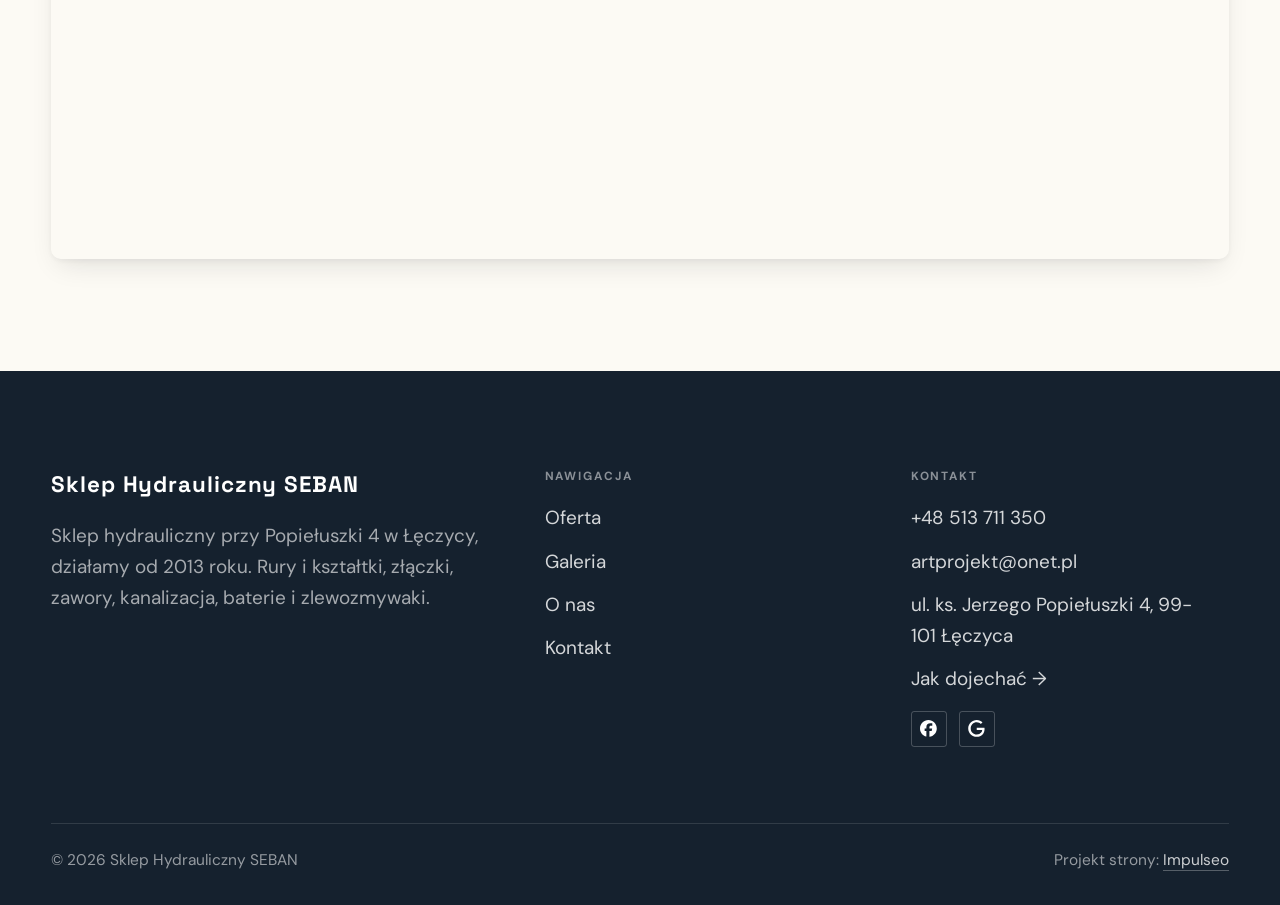
<file: kontakt.html>
<!DOCTYPE html>
<html lang="pl">
<head>
<meta charset="UTF-8">
<meta name="viewport" content="width=device-width, initial-scale=1.0">
<title>Kontakt - Sklep Hydrauliczny SEBAN</title>
<meta name="description" content="Kontakt Sklep Hydrauliczny SEBAN - ul. ks. Jerzego Popiełuszki 4, 99-101 Łęczyca">
<link rel="canonical" href="https://kris20032.github.io/sklep-hydrauliczny/kontakt.html">
<meta name="robots" content="noindex, nofollow">
<meta property="og:type" content="website">
<meta property="og:locale" content="pl_PL">
<meta property="og:site_name" content="Sklep Hydrauliczny SEBAN">
<meta property="og:title" content="Kontakt - Sklep Hydrauliczny SEBAN">
<meta property="og:description" content="Kontakt Sklep Hydrauliczny SEBAN - ul. ks. Jerzego Popiełuszki 4, 99-101 Łęczyca">
<meta property="og:url" content="https://kris20032.github.io/sklep-hydrauliczny/kontakt.html">
<meta property="og:image" content="https://kris20032.github.io/sklep-hydrauliczny/img/og.jpg">
<meta property="og:image:width" content="1200">
<meta property="og:image:height" content="630">
<meta name="twitter:card" content="summary_large_image">
<link rel="preconnect" href="https://fonts.googleapis.com">
<link rel="preconnect" href="https://fonts.gstatic.com" crossorigin>
<link href="https://fonts.googleapis.com/css2?family=Space+Grotesk:wght@500;600;700&family=DM+Sans:opsz,wght@9..40,400;9..40,500;9..40,600&display=swap" rel="stylesheet">
<link rel="stylesheet" href="assets/styles.css?v=3fa1ef9e">
</head>
<body>

<header class="nav">
  <div class="wrap nav-inner">
    <a class="brand brand-has-logo" href="index.html"><img class="brand-logo" src="img/logo.png" alt="Sklep Hydrauliczny SEBAN" width="720" height="305" decoding="async"></a>
    <nav class="nav-links">
      <a href="oferta.html">Oferta</a>
      <a href="realizacje.html">Galeria</a>
      <a href="o-nas.html">O nas</a>
      <a href="kontakt.html" class="active" aria-current="page">Kontakt</a>
      <a href="tel:+48513711350" class="btn btn-accent">Zadzwoń +48 513 711 350</a>
    </nav>
    <button class="nav-toggle" aria-label="Menu"><span></span><span></span><span></span></button>
  </div>
</header>

<main>
<section class="pagehead">
  <img src="img/g11.jpg" alt="Sklep Hydrauliczny SEBAN - Zapytaj o towar" width="1880" height="1253" decoding="async">
  <div class="wrap">
    <span class="eyebrow">Kontakt</span>
    <h1>Zapytaj o towar</h1>
    <p>Zadzwoń albo napisz - sprawdzimy dostępność i doradzimy przy doborze.</p>
  </div>
</section>
<section>
  <div class="wrap contact-grid">
    <div class="reveal">
      <span class="eyebrow">Dane kontaktowe</span>
      <h2 style="margin:var(--space-4) 0 var(--space-6)">Sklep Hydrauliczny SEBAN</h2>
      <div class="info-list">
        <div class="info-row"><div class="ic"><svg class="ico-tel" width="16" height="16" viewBox="0 0 24 24" fill="none" aria-hidden="true"><path d="M6.6 10.8a15.5 15.5 0 0 0 6.6 6.6l2.2-2.2a1 1 0 0 1 1-.24 11.4 11.4 0 0 0 3.6.58 1 1 0 0 1 1 1V20a1 1 0 0 1-1 1A17 17 0 0 1 3 4a1 1 0 0 1 1-1h3.5a1 1 0 0 1 1 1c0 1.25.2 2.46.58 3.6a1 1 0 0 1-.25 1l-2.23 2.2Z" fill="currentColor"/></svg></div><div><div class="lbl">Telefon</div><a class="val" href="tel:+48513711350">+48 513 711 350</a></div></div>
        <div class="info-row"><div class="ic"><svg class="ico-mail" width="16" height="16" viewBox="0 0 24 24" fill="none" aria-hidden="true"><rect x="3.2" y="5.5" width="17.6" height="13" rx="1.6" stroke="currentColor" stroke-width="1.6"/><path d="M4 7l8 6 8-6" stroke="currentColor" stroke-width="1.6" stroke-linecap="round" stroke-linejoin="round"/></svg></div><div><div class="lbl">E-mail</div><a class="val" href="mailto:artprojekt@onet.pl">artprojekt@onet.pl</a></div></div>
        <div class="info-row"><div class="ic"><svg class="ico-pin" width="16" height="16" viewBox="0 0 24 24" fill="none" aria-hidden="true"><path d="M12 21s7-6.1 7-11.5A7 7 0 0 0 5 9.5C5 14.9 12 21 12 21Z" stroke="currentColor" stroke-width="1.6" fill="none"/><circle cx="12" cy="9.5" r="2.4" fill="currentColor"/></svg></div><div><div class="lbl">Adres</div><div class="val">ul. ks. Jerzego Popiełuszki 4, 99-101 Łęczyca</div></div></div>
      </div>
    </div>
    <div class="reveal">
      <form class="form" action="https://formsubmit.co/artprojekt@onet.pl" method="POST">
        <input type="hidden" name="_subject" value="Zapytanie ze strony Sklep Hydrauliczny SEBAN">
        <input type="hidden" name="_captcha" value="false">
        <input type="hidden" name="_template" value="table">
        <div class="fld"><label for="name">Imię / firma</label><input id="name" name="name" type="text" placeholder="np. Jan Kowalski" required></div>
        <div class="fld"><label for="email">E-mail</label><input id="email" name="email" type="email" placeholder="adres@email.pl" required></div>
        <div class="fld"><label for="phone">Telefon</label><input id="phone" name="phone" type="tel" placeholder="+48 ..."></div>
        <div class="fld"><label for="msg">Czego dotyczy zapytanie?</label><textarea id="msg" name="message" placeholder="Napisz krótko, w czym możemy pomóc" required></textarea></div>
        <button type="submit" class="btn btn-accent" style="width:100%;justify-content:center">Wyślij zapytanie <span class="arr">→</span></button>
        <p class="note">Wiadomość trafi bezpośrednio do nas. Można też zadzwonić: +48 513 711 350.</p>
      </form>
    </div>
  </div>
</section>
<section style="padding-top:0">
  <div class="wrap reveal">
    <iframe class="map" title="Sklep Hydrauliczny SEBAN - Łęczyca" src="https://maps.google.com/maps?q=52.0624686%2C19.1953595&z=15&output=embed" loading="lazy" referrerpolicy="no-referrer-when-downgrade"></iframe>
  </div>
</section>
</main>

<footer>
  <div class="wrap">
    <div class="foot-grid">
      <div class="foot-brand">
        <div class="name">Sklep Hydrauliczny SEBAN</div>
        <p>Sklep hydrauliczny przy Popiełuszki 4 w Łęczycy, działamy od 2013 roku. Rury i kształtki, złączki, zawory, kanalizacja, baterie i zlewozmywaki.</p>
      </div>
      <div class="foot-col">
        <h4>Nawigacja</h4>
        <a href="oferta.html">Oferta</a>
        <a href="realizacje.html">Galeria</a>
        <a href="o-nas.html">O nas</a>
        <a href="kontakt.html">Kontakt</a>
      </div>
      <div class="foot-col">
        <h4>Kontakt</h4>
        <a href="tel:+48513711350">+48 513 711 350</a>
        <a href="mailto:artprojekt@onet.pl">artprojekt@onet.pl</a>
        <p>ul. ks. Jerzego Popiełuszki 4, 99-101 Łęczyca</p>
        <a href="https://www.google.com/maps?cid=10186418438301564504" target="_blank" rel="noopener">Jak dojechać →</a>
      <div class="foot-soc">
        <a class="soc" href="https://www.facebook.com/p/Sklep-Hydrauliczny-SEBAN-61587050230847/" target="_blank" rel="noopener" aria-label="Facebook - Sklep Hydrauliczny SEBAN"><svg viewBox="0 0 24 24" aria-hidden="true" focusable="false"><path d="M9.101 23.691v-7.98H6.627v-3.667h2.474v-1.58c0-4.085 1.848-5.978 5.858-5.978.401 0 .955.042 1.468.103a8.68 8.68 0 0 1 1.141.195v3.325a8.623 8.623 0 0 0-.653-.036 26.805 26.805 0 0 0-.733-.009c-.707 0-1.259.096-1.675.309a1.686 1.686 0 0 0-.679.622c-.258.42-.374.995-.374 1.752v1.297h3.919l-.386 2.103-.287 1.564h-3.246v8.245C19.396 23.238 24 18.179 24 12.044c0-6.627-5.373-12-12-12s-12 5.373-12 12c0 5.628 3.874 10.35 9.101 11.647Z" fill="currentColor"/></svg></a>
        <a class="soc" href="https://www.google.com/maps?cid=10186418438301564504" target="_blank" rel="noopener" aria-label="Google - Sklep Hydrauliczny SEBAN"><svg viewBox="0 0 24 24" aria-hidden="true" focusable="false"><path d="M12.48 10.92v3.28h7.84c-.24 1.84-.853 3.187-1.787 4.133-1.147 1.147-2.933 2.4-6.053 2.4-4.827 0-8.6-3.893-8.6-8.72s3.773-8.72 8.6-8.72c2.6 0 4.507 1.027 5.907 2.347l2.307-2.307C18.747 1.44 16.133 0 12.48 0 5.867 0 .307 5.387.307 12s5.56 12 12.173 12c3.573 0 6.267-1.173 8.373-3.36 2.16-2.16 2.84-5.213 2.84-7.667 0-.76-.053-1.467-.173-2.053H12.48z" fill="currentColor"/></svg></a>
      </div>
      </div>
    </div>
    <div class="foot-bot">
      <span>© 2026 Sklep Hydrauliczny SEBAN</span>
      <span>Projekt strony: <a class="foot-credit" href="https://impulseo.pl" target="_blank" rel="noopener">Impulseo</a></span>
    </div>
  </div>
</footer>
<div class="sticky-call"><a class="sc-call" href="tel:+48513711350"><svg class="ico-tel" width="16" height="16" viewBox="0 0 24 24" fill="none" aria-hidden="true"><path d="M6.6 10.8a15.5 15.5 0 0 0 6.6 6.6l2.2-2.2a1 1 0 0 1 1-.24 11.4 11.4 0 0 0 3.6.58 1 1 0 0 1 1 1V20a1 1 0 0 1-1 1A17 17 0 0 1 3 4a1 1 0 0 1 1-1h3.5a1 1 0 0 1 1 1c0 1.25.2 2.46.58 3.6a1 1 0 0 1-.25 1l-2.23 2.2Z" fill="currentColor"/></svg> Zadzwoń</a><a class="sc-quote" href="kontakt.html">Zapytaj o towar</a></div>
<div class="demo-wazne" data-do="2026-11-08" data-cykl="3" hidden><svg class="dw-ico" width="13" height="13" viewBox="0 0 24 24" fill="none" aria-hidden="true"><circle cx="12" cy="12" r="8.6" stroke="currentColor" stroke-width="1.8"/><path d="M12 7.2V12l3.3 2" stroke="currentColor" stroke-width="1.8" stroke-linecap="round"/></svg><span class="dw-txt"></span></div>

<script src="assets/main.js"></script>
</body>
</html>
</file>
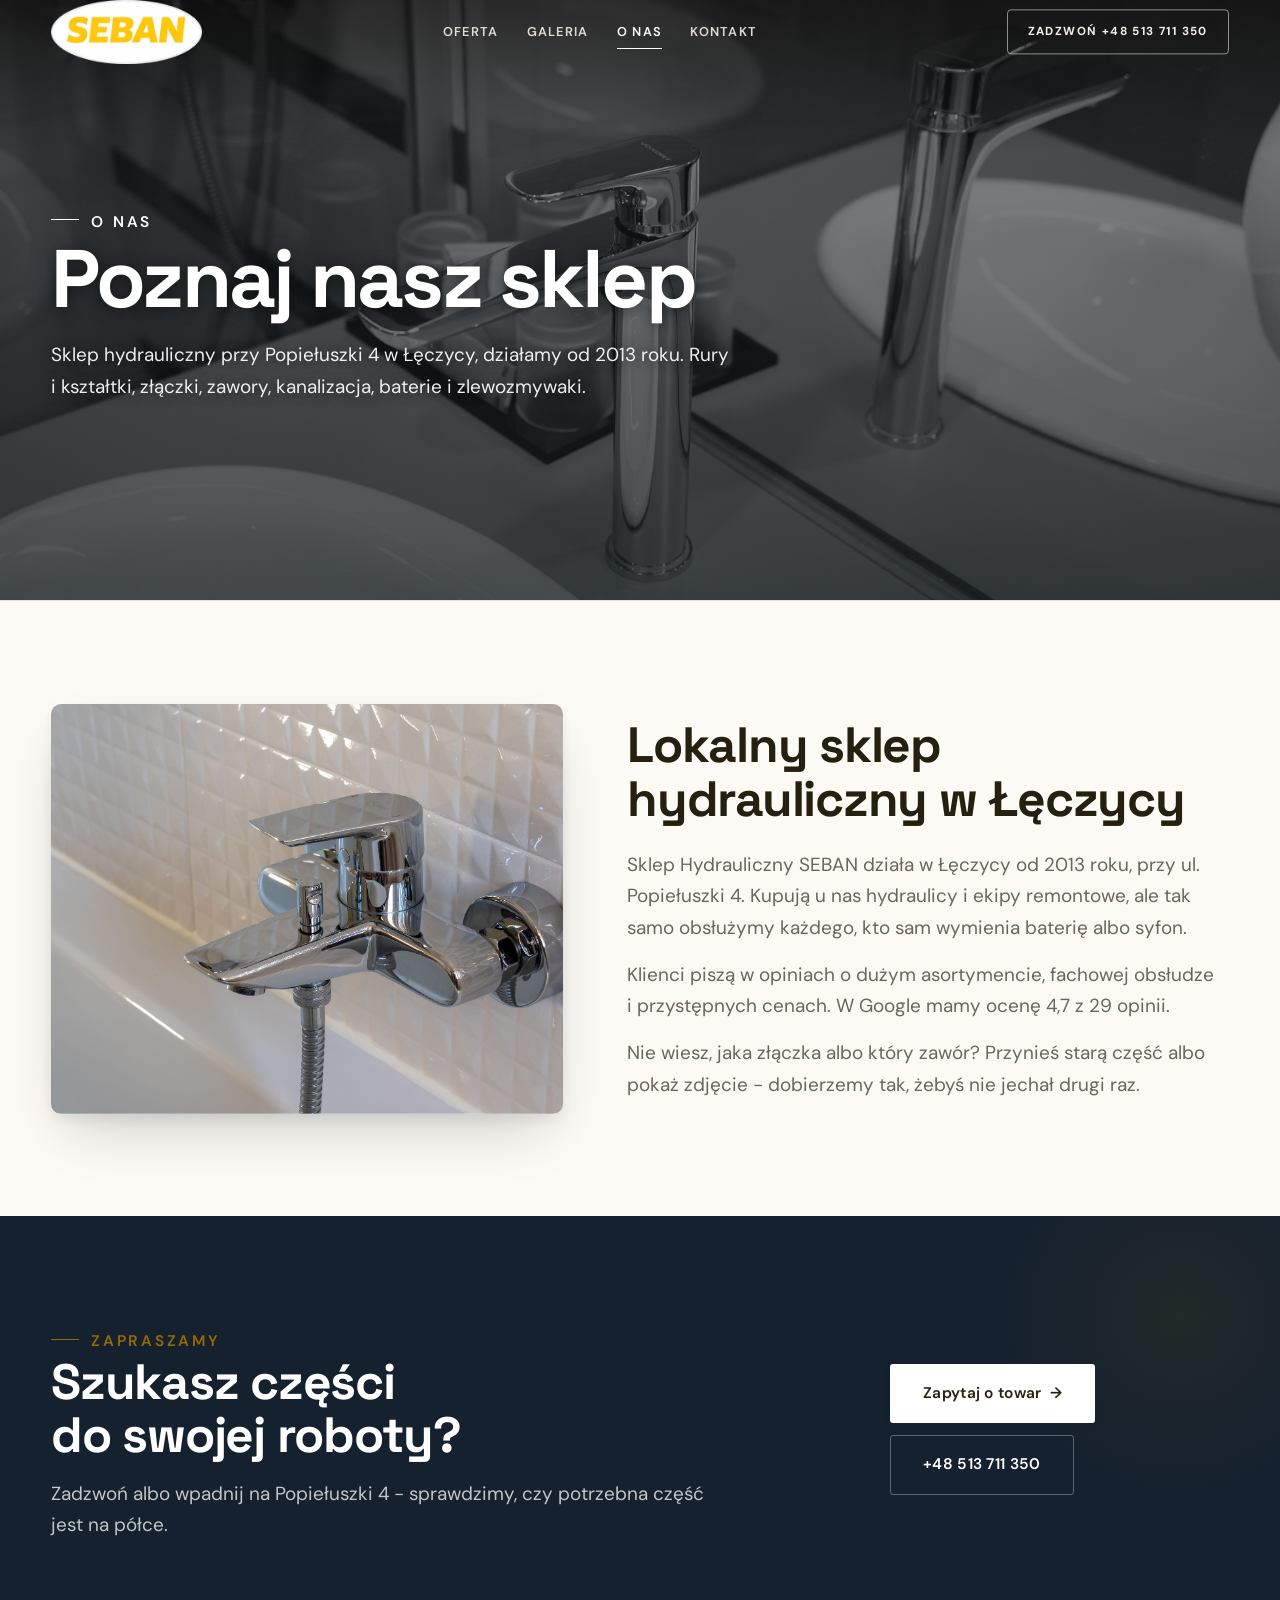
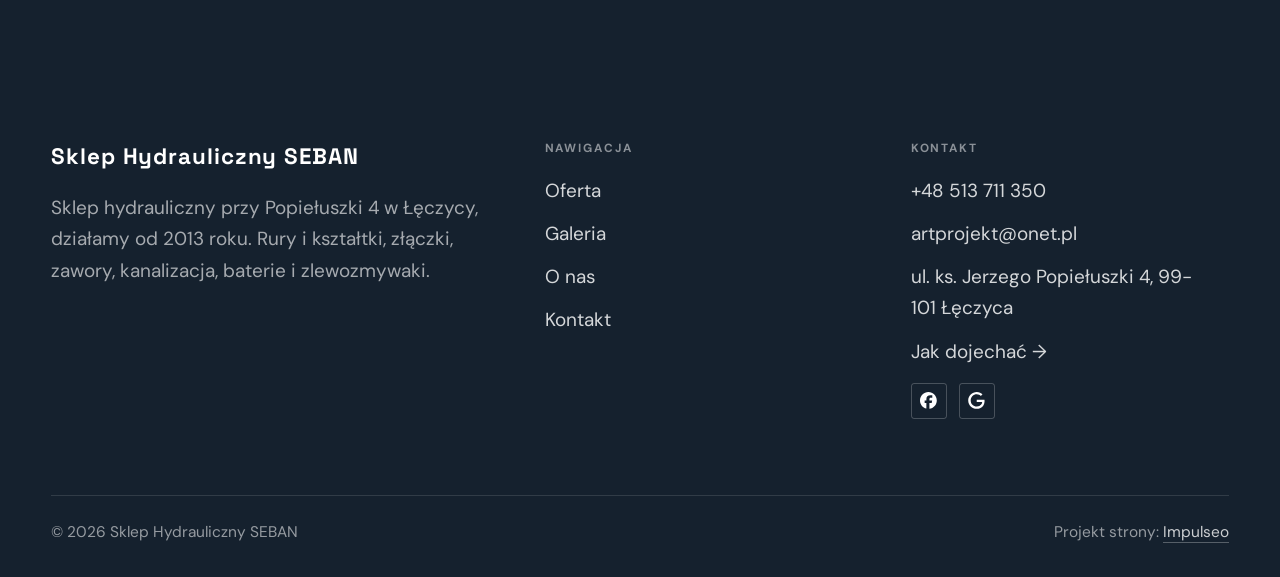
<file: o-nas.html>
<!DOCTYPE html>
<html lang="pl">
<head>
<meta charset="UTF-8">
<meta name="viewport" content="width=device-width, initial-scale=1.0">
<title>O nas - Sklep Hydrauliczny SEBAN</title>
<meta name="description" content="Sklep Hydrauliczny SEBAN - sklep hydrauliczny w Łęczycy, ul. Popiełuszki 4. Rury i kształtki, złączki, zawory, kanalizacja, baterie i zlewozmywaki. Od 2013 roku. Zadzwoń i zapytaj o towar.">
<link rel="canonical" href="https://kris20032.github.io/sklep-hydrauliczny/o-nas.html">
<meta name="robots" content="noindex, nofollow">
<meta property="og:type" content="website">
<meta property="og:locale" content="pl_PL">
<meta property="og:site_name" content="Sklep Hydrauliczny SEBAN">
<meta property="og:title" content="O nas - Sklep Hydrauliczny SEBAN">
<meta property="og:description" content="Sklep Hydrauliczny SEBAN - sklep hydrauliczny w Łęczycy, ul. Popiełuszki 4. Rury i kształtki, złączki, zawory, kanalizacja, baterie i zlewozmywaki. Od 2013 roku. Zadzwoń i zapytaj o towar.">
<meta property="og:url" content="https://kris20032.github.io/sklep-hydrauliczny/o-nas.html">
<meta property="og:image" content="https://kris20032.github.io/sklep-hydrauliczny/img/og.jpg">
<meta property="og:image:width" content="1200">
<meta property="og:image:height" content="630">
<meta name="twitter:card" content="summary_large_image">
<link rel="preconnect" href="https://fonts.googleapis.com">
<link rel="preconnect" href="https://fonts.gstatic.com" crossorigin>
<link href="https://fonts.googleapis.com/css2?family=Space+Grotesk:wght@500;600;700&family=DM+Sans:opsz,wght@9..40,400;9..40,500;9..40,600&display=swap" rel="stylesheet">
<link rel="stylesheet" href="assets/styles.css?v=3fa1ef9e">
</head>
<body>

<header class="nav">
  <div class="wrap nav-inner">
    <a class="brand brand-has-logo" href="index.html"><img class="brand-logo" src="img/logo.png" alt="Sklep Hydrauliczny SEBAN" width="720" height="305" decoding="async"></a>
    <nav class="nav-links">
      <a href="oferta.html">Oferta</a>
      <a href="realizacje.html">Galeria</a>
      <a href="o-nas.html" class="active" aria-current="page">O nas</a>
      <a href="kontakt.html">Kontakt</a>
      <a href="tel:+48513711350" class="btn btn-accent">Zadzwoń +48 513 711 350</a>
    </nav>
    <button class="nav-toggle" aria-label="Menu"><span></span><span></span><span></span></button>
  </div>
</header>

<main>
<section class="pagehead">
  <img src="img/g10.jpg" alt="Sklep Hydrauliczny SEBAN - Poznaj nasz sklep" width="1880" height="1254" decoding="async">
  <div class="wrap">
    <span class="eyebrow">O nas</span>
    <h1>Poznaj nasz sklep</h1>
    <p>Sklep hydrauliczny przy Popiełuszki 4 w Łęczycy, działamy od 2013 roku. Rury i kształtki, złączki, zawory, kanalizacja, baterie i zlewozmywaki.</p>
  </div>
</section>
<section>
  <div class="wrap split">
    <div class="split-art reveal"><img src="img/g5.jpg" alt="Sklep Hydrauliczny SEBAN" loading="lazy" width="1880" height="1253" decoding="async"></div>
    <div class="split-copy reveal">
      <h2>Lokalny sklep hydrauliczny w Łęczycy</h2>
      <p class="muted">Sklep Hydrauliczny SEBAN działa w Łęczycy od 2013 roku, przy ul. Popiełuszki 4. Kupują u nas hydraulicy i ekipy remontowe, ale tak samo obsłużymy każdego, kto sam wymienia baterię albo syfon.</p>
      <p class="muted">Klienci piszą w opiniach o dużym asortymencie, fachowej obsłudze i przystępnych cenach. W Google mamy ocenę 4,7 z 29 opinii.</p>
      <p class="muted">Nie wiesz, jaka złączka albo który zawór? Przynieś starą część albo pokaż zdjęcie - dobierzemy tak, żebyś nie jechał drugi raz.</p>
    </div>
  </div>
</section>


<section class="cta">
  <div class="wrap">
    <div class="reveal">
      <span class="eyebrow">Zapraszamy</span>
      <h2>Szukasz części do swojej roboty?</h2>
      <p>Zadzwoń albo wpadnij na Popiełuszki 4 - sprawdzimy, czy potrzebna część jest na półce.</p>
    </div>
    <div class="cta-actions reveal">
      <a href="kontakt.html" class="btn btn-light">Zapytaj o towar <span class="arr">→</span></a>
      <a href="tel:+48513711350" class="btn btn-ghost btn-ghost-cta">+48 513 711 350</a>
    </div>
  </div>
</section>
</main>

<footer>
  <div class="wrap">
    <div class="foot-grid">
      <div class="foot-brand">
        <div class="name">Sklep Hydrauliczny SEBAN</div>
        <p>Sklep hydrauliczny przy Popiełuszki 4 w Łęczycy, działamy od 2013 roku. Rury i kształtki, złączki, zawory, kanalizacja, baterie i zlewozmywaki.</p>
      </div>
      <div class="foot-col">
        <h4>Nawigacja</h4>
        <a href="oferta.html">Oferta</a>
        <a href="realizacje.html">Galeria</a>
        <a href="o-nas.html">O nas</a>
        <a href="kontakt.html">Kontakt</a>
      </div>
      <div class="foot-col">
        <h4>Kontakt</h4>
        <a href="tel:+48513711350">+48 513 711 350</a>
        <a href="mailto:artprojekt@onet.pl">artprojekt@onet.pl</a>
        <p>ul. ks. Jerzego Popiełuszki 4, 99-101 Łęczyca</p>
        <a href="https://www.google.com/maps?cid=10186418438301564504" target="_blank" rel="noopener">Jak dojechać →</a>
      <div class="foot-soc">
        <a class="soc" href="https://www.facebook.com/p/Sklep-Hydrauliczny-SEBAN-61587050230847/" target="_blank" rel="noopener" aria-label="Facebook - Sklep Hydrauliczny SEBAN"><svg viewBox="0 0 24 24" aria-hidden="true" focusable="false"><path d="M9.101 23.691v-7.98H6.627v-3.667h2.474v-1.58c0-4.085 1.848-5.978 5.858-5.978.401 0 .955.042 1.468.103a8.68 8.68 0 0 1 1.141.195v3.325a8.623 8.623 0 0 0-.653-.036 26.805 26.805 0 0 0-.733-.009c-.707 0-1.259.096-1.675.309a1.686 1.686 0 0 0-.679.622c-.258.42-.374.995-.374 1.752v1.297h3.919l-.386 2.103-.287 1.564h-3.246v8.245C19.396 23.238 24 18.179 24 12.044c0-6.627-5.373-12-12-12s-12 5.373-12 12c0 5.628 3.874 10.35 9.101 11.647Z" fill="currentColor"/></svg></a>
        <a class="soc" href="https://www.google.com/maps?cid=10186418438301564504" target="_blank" rel="noopener" aria-label="Google - Sklep Hydrauliczny SEBAN"><svg viewBox="0 0 24 24" aria-hidden="true" focusable="false"><path d="M12.48 10.92v3.28h7.84c-.24 1.84-.853 3.187-1.787 4.133-1.147 1.147-2.933 2.4-6.053 2.4-4.827 0-8.6-3.893-8.6-8.72s3.773-8.72 8.6-8.72c2.6 0 4.507 1.027 5.907 2.347l2.307-2.307C18.747 1.44 16.133 0 12.48 0 5.867 0 .307 5.387.307 12s5.56 12 12.173 12c3.573 0 6.267-1.173 8.373-3.36 2.16-2.16 2.84-5.213 2.84-7.667 0-.76-.053-1.467-.173-2.053H12.48z" fill="currentColor"/></svg></a>
      </div>
      </div>
    </div>
    <div class="foot-bot">
      <span>© 2026 Sklep Hydrauliczny SEBAN</span>
      <span>Projekt strony: <a class="foot-credit" href="https://impulseo.pl" target="_blank" rel="noopener">Impulseo</a></span>
    </div>
  </div>
</footer>
<div class="sticky-call"><a class="sc-call" href="tel:+48513711350"><svg class="ico-tel" width="16" height="16" viewBox="0 0 24 24" fill="none" aria-hidden="true"><path d="M6.6 10.8a15.5 15.5 0 0 0 6.6 6.6l2.2-2.2a1 1 0 0 1 1-.24 11.4 11.4 0 0 0 3.6.58 1 1 0 0 1 1 1V20a1 1 0 0 1-1 1A17 17 0 0 1 3 4a1 1 0 0 1 1-1h3.5a1 1 0 0 1 1 1c0 1.25.2 2.46.58 3.6a1 1 0 0 1-.25 1l-2.23 2.2Z" fill="currentColor"/></svg> Zadzwoń</a><a class="sc-quote" href="kontakt.html">Zapytaj o towar</a></div>
<div class="demo-wazne" data-do="2026-11-08" data-cykl="3" hidden><svg class="dw-ico" width="13" height="13" viewBox="0 0 24 24" fill="none" aria-hidden="true"><circle cx="12" cy="12" r="8.6" stroke="currentColor" stroke-width="1.8"/><path d="M12 7.2V12l3.3 2" stroke="currentColor" stroke-width="1.8" stroke-linecap="round"/></svg><span class="dw-txt"></span></div>

<script src="assets/main.js"></script>
</body>
</html>
</file>
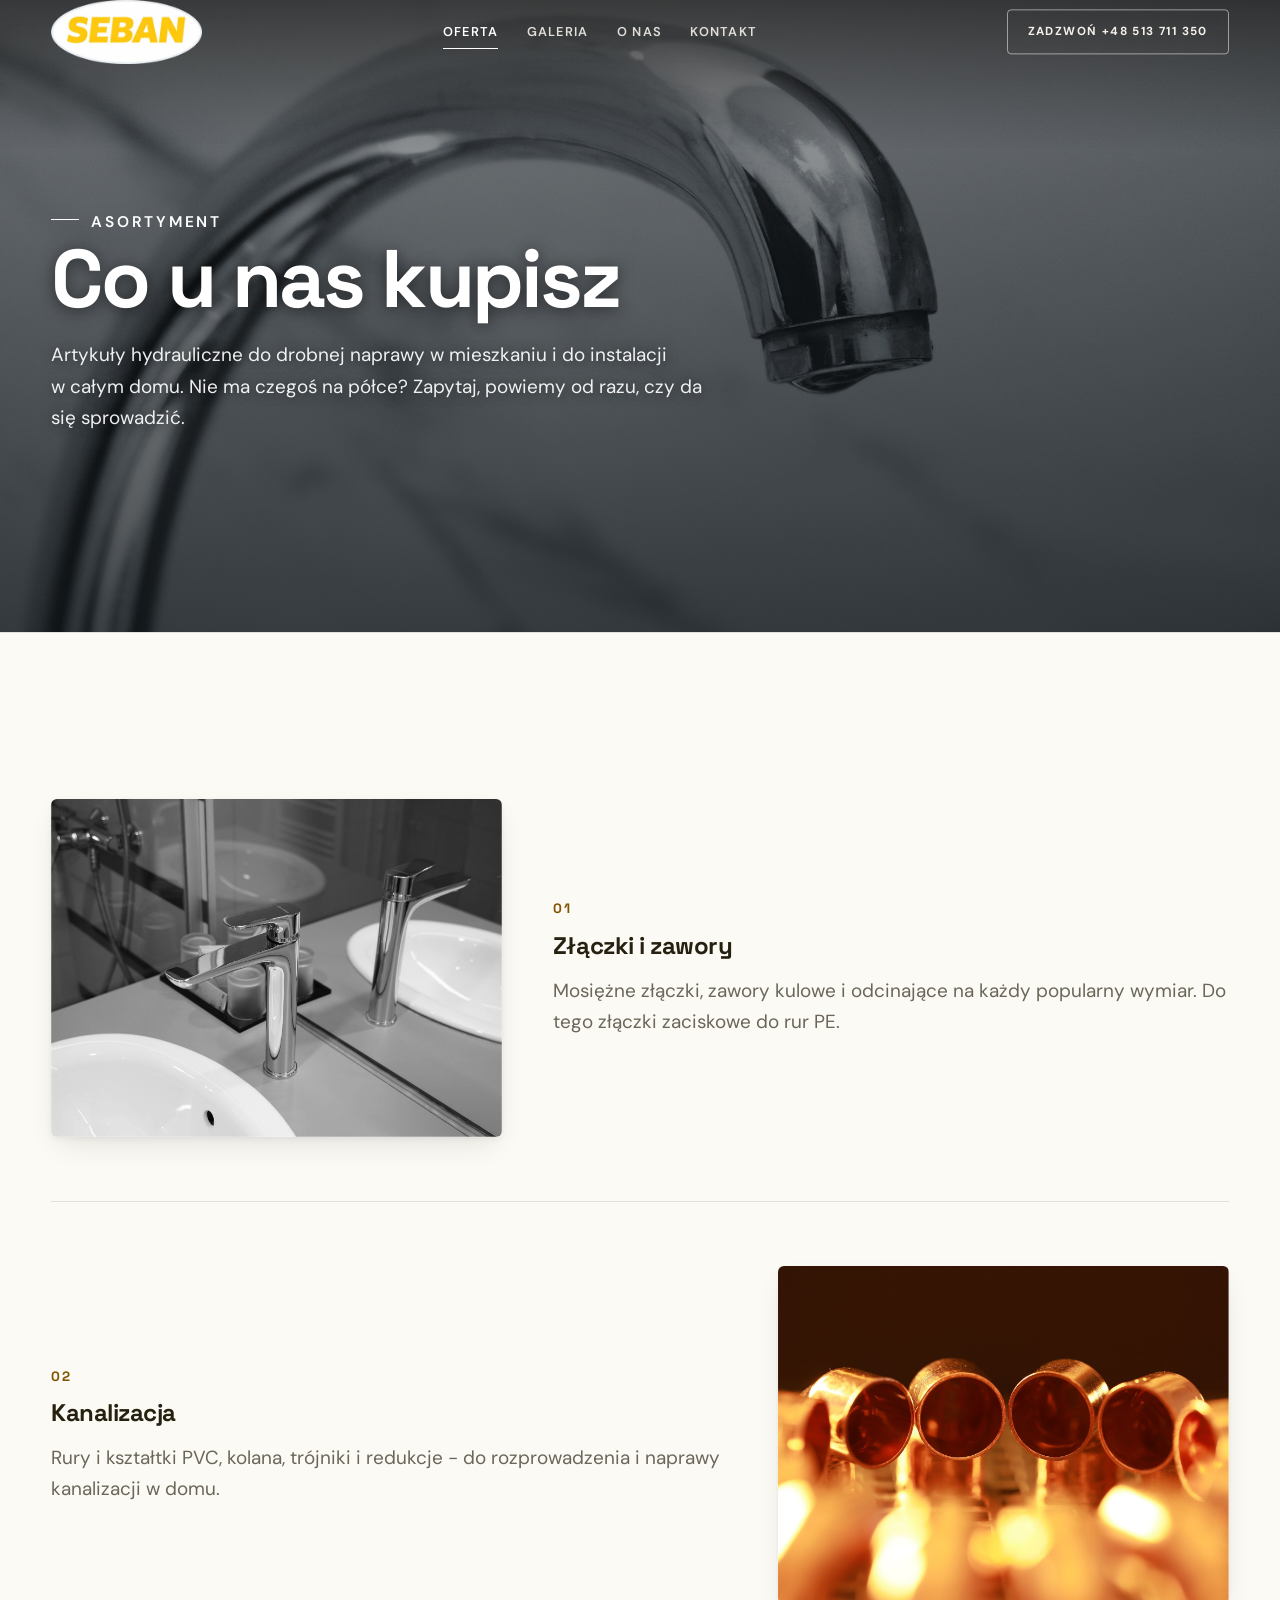
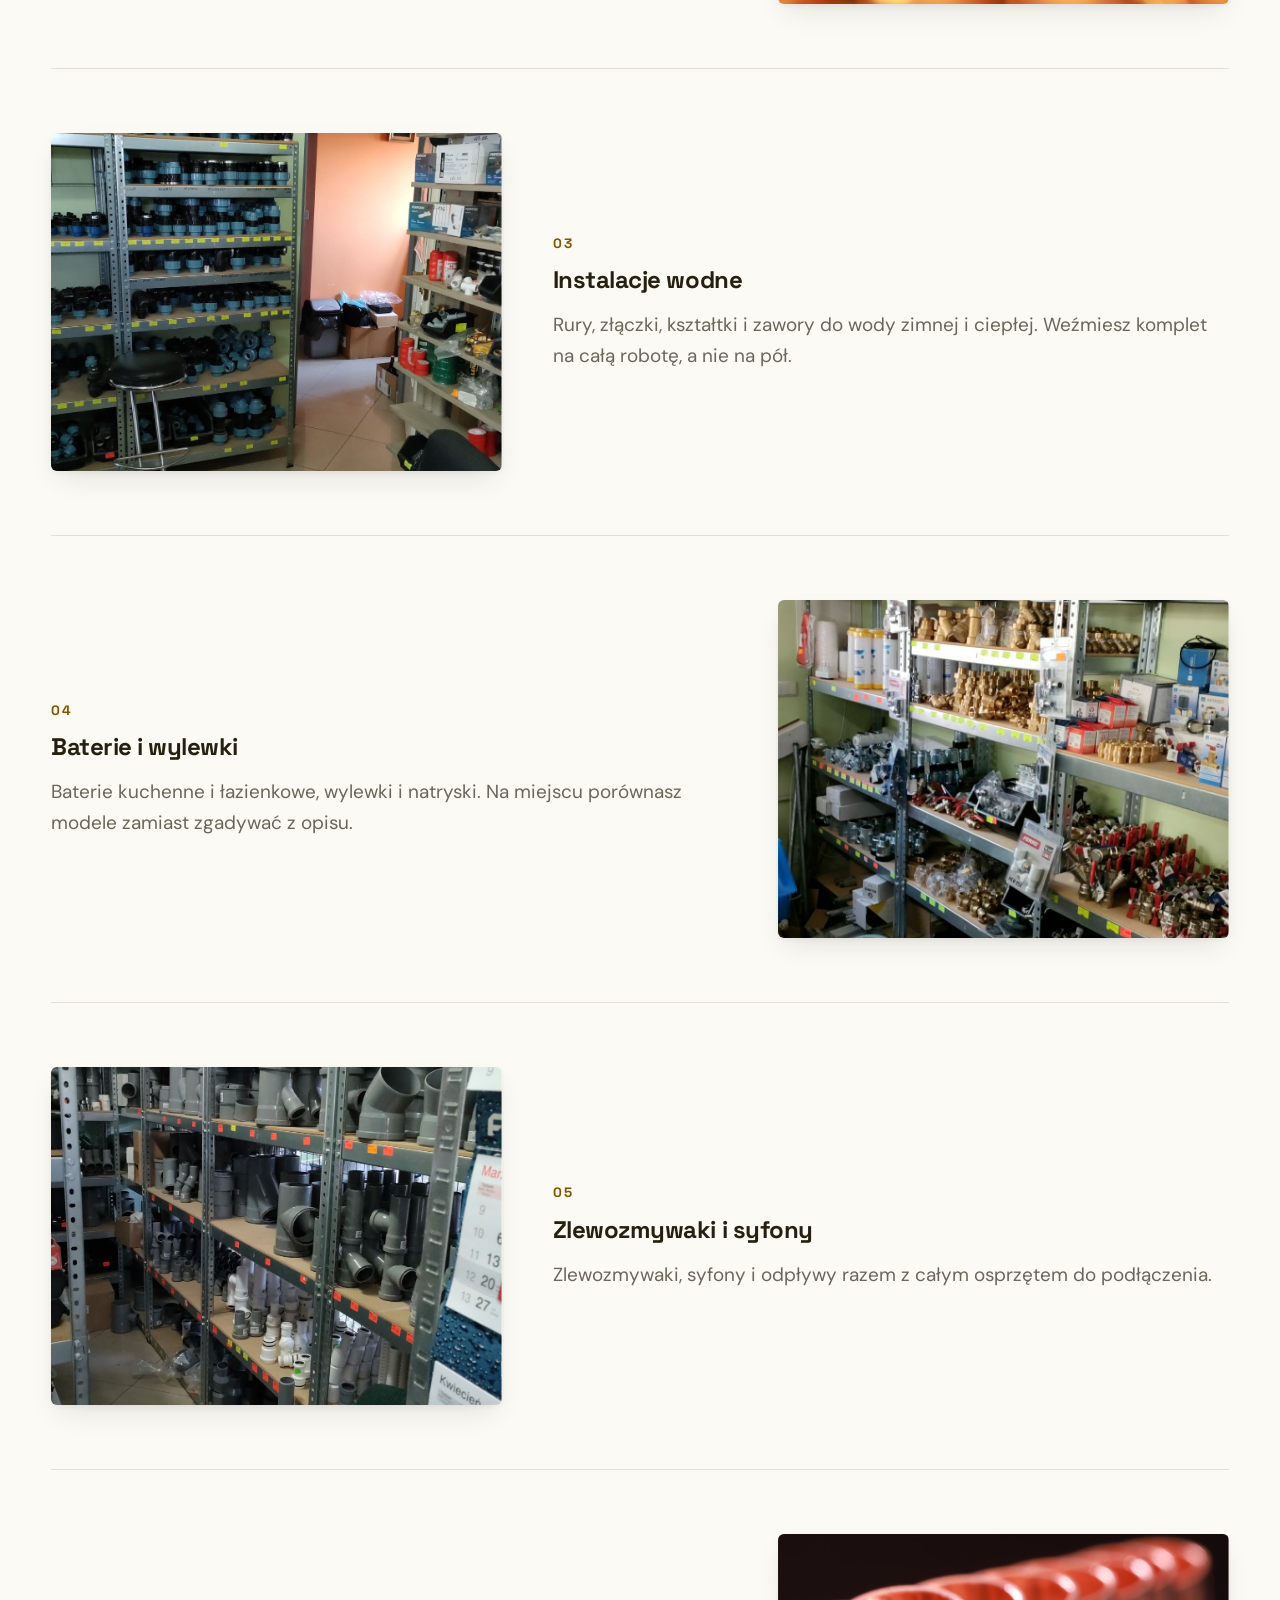
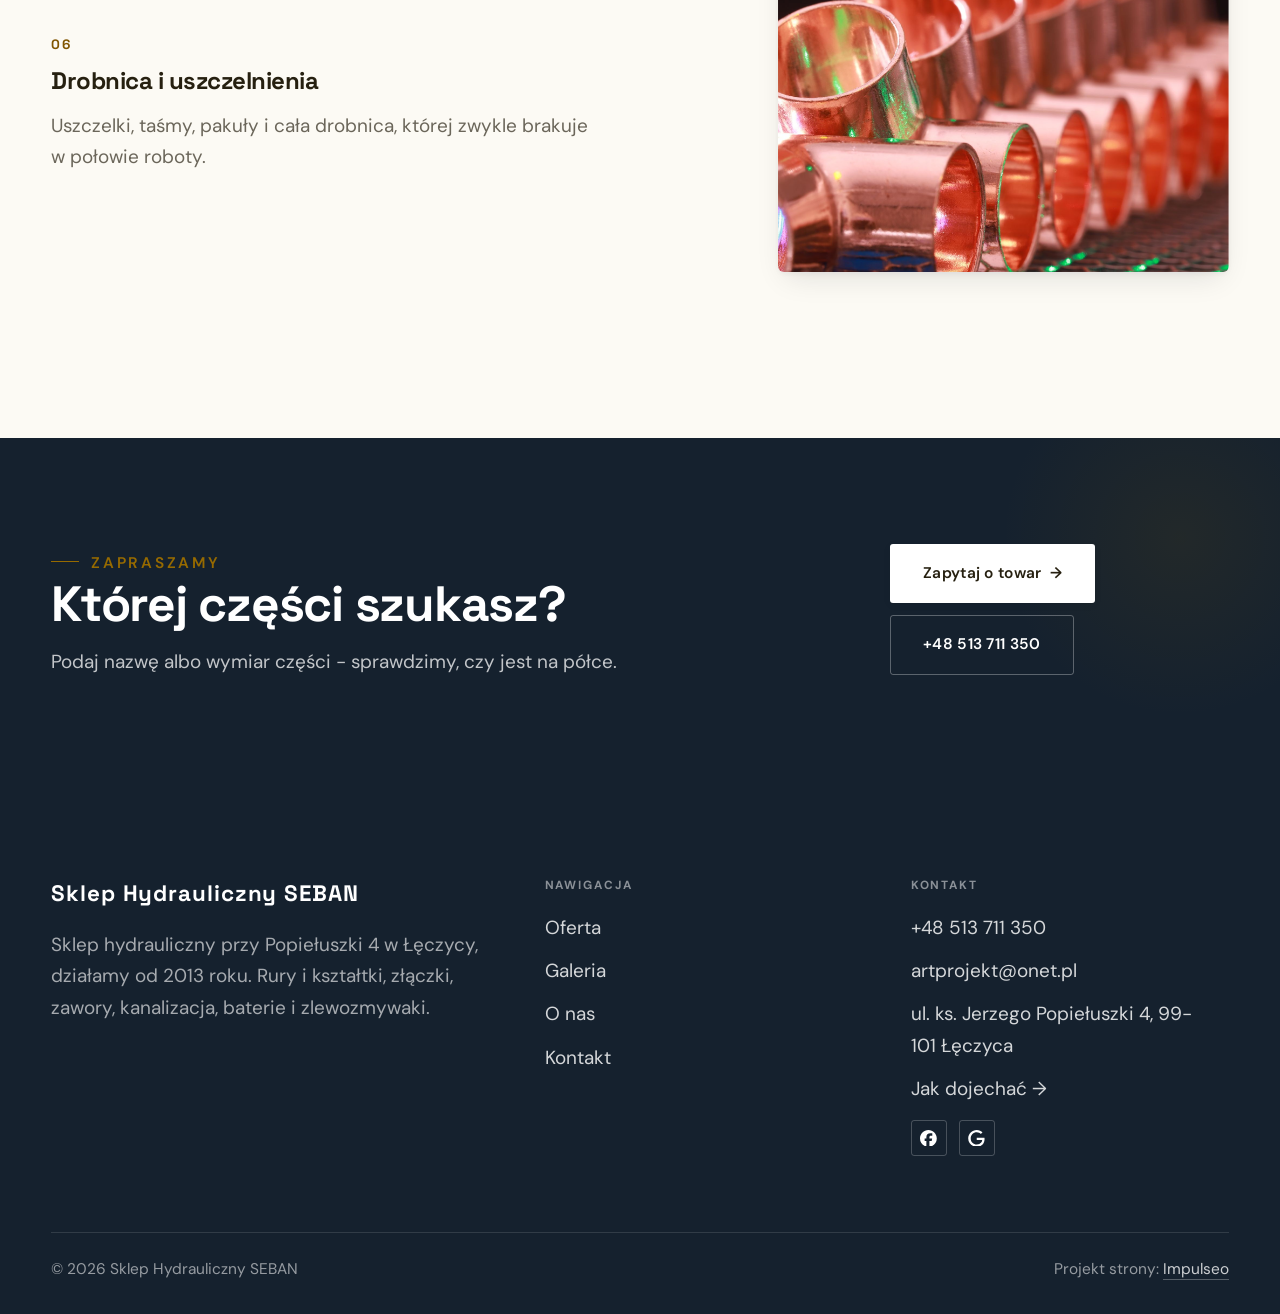
<file: oferta.html>
<!DOCTYPE html>
<html lang="pl">
<head>
<meta charset="UTF-8">
<meta name="viewport" content="width=device-width, initial-scale=1.0">
<title>Oferta - Sklep Hydrauliczny SEBAN</title>
<meta name="description" content="Sklep Hydrauliczny SEBAN - sklep hydrauliczny w Łęczycy, ul. Popiełuszki 4. Rury i kształtki, złączki, zawory, kanalizacja, baterie i zlewozmywaki. Od 2013 roku. Zadzwoń i zapytaj o towar.">
<link rel="canonical" href="https://kris20032.github.io/sklep-hydrauliczny/oferta.html">
<meta name="robots" content="noindex, nofollow">
<meta property="og:type" content="website">
<meta property="og:locale" content="pl_PL">
<meta property="og:site_name" content="Sklep Hydrauliczny SEBAN">
<meta property="og:title" content="Oferta - Sklep Hydrauliczny SEBAN">
<meta property="og:description" content="Sklep Hydrauliczny SEBAN - sklep hydrauliczny w Łęczycy, ul. Popiełuszki 4. Rury i kształtki, złączki, zawory, kanalizacja, baterie i zlewozmywaki. Od 2013 roku. Zadzwoń i zapytaj o towar.">
<meta property="og:url" content="https://kris20032.github.io/sklep-hydrauliczny/oferta.html">
<meta property="og:image" content="https://kris20032.github.io/sklep-hydrauliczny/img/og.jpg">
<meta property="og:image:width" content="1200">
<meta property="og:image:height" content="630">
<meta name="twitter:card" content="summary_large_image">
<link rel="preconnect" href="https://fonts.googleapis.com">
<link rel="preconnect" href="https://fonts.gstatic.com" crossorigin>
<link href="https://fonts.googleapis.com/css2?family=Space+Grotesk:wght@500;600;700&family=DM+Sans:opsz,wght@9..40,400;9..40,500;9..40,600&display=swap" rel="stylesheet">
<link rel="stylesheet" href="assets/styles.css?v=3fa1ef9e">
</head>
<body>

<header class="nav">
  <div class="wrap nav-inner">
    <a class="brand brand-has-logo" href="index.html"><img class="brand-logo" src="img/logo.png" alt="Sklep Hydrauliczny SEBAN" width="720" height="305" decoding="async"></a>
    <nav class="nav-links">
      <a href="oferta.html" class="active" aria-current="page">Oferta</a>
      <a href="realizacje.html">Galeria</a>
      <a href="o-nas.html">O nas</a>
      <a href="kontakt.html">Kontakt</a>
      <a href="tel:+48513711350" class="btn btn-accent">Zadzwoń +48 513 711 350</a>
    </nav>
    <button class="nav-toggle" aria-label="Menu"><span></span><span></span><span></span></button>
  </div>
</header>

<main>
<section class="pagehead">
  <img src="img/g4.jpg" alt="Sklep Hydrauliczny SEBAN - Co u nas kupisz" width="1880" height="1253" decoding="async">
  <div class="wrap">
    <span class="eyebrow">Asortyment</span>
    <h1>Co u nas kupisz</h1>
    <p>Artykuły hydrauliczne do drobnej naprawy w mieszkaniu i do instalacji w całym domu. Nie ma czegoś na półce? Zapytaj, powiemy od razu, czy da się sprowadzić.</p>
  </div>
</section>
<section>
  <div class="wrap">
    <div class="svc-row reveal">
      <div class="svc-row-art"><img src="img/g10.jpg" alt="Złączki i zawory" loading="lazy" width="1880" height="1254" decoding="async"></div>
      <div>
        <span class="num">01</span>
        <h3>Złączki i zawory</h3>
        <p class="muted">Mosiężne złączki, zawory kulowe i odcinające na każdy popularny wymiar. Do tego złączki zaciskowe do rur PE.</p>
      </div>
    </div>
    <div class="svc-row rev reveal">
      <div class="svc-row-art"><img src="img/g11.jpg" alt="Kanalizacja" loading="lazy" width="1880" height="1253" decoding="async"></div>
      <div>
        <span class="num">02</span>
        <h3>Kanalizacja</h3>
        <p class="muted">Rury i kształtki PVC, kolana, trójniki i redukcje - do rozprowadzenia i naprawy kanalizacji w domu.</p>
      </div>
    </div>
    <div class="svc-row reveal">
      <div class="svc-row-art"><img src="img/about.jpg" alt="Instalacje wodne" loading="lazy" width="1080" height="1920" decoding="async"></div>
      <div>
        <span class="num">03</span>
        <h3>Instalacje wodne</h3>
        <p class="muted">Rury, złączki, kształtki i zawory do wody zimnej i ciepłej. Weźmiesz komplet na całą robotę, a nie na pół.</p>
      </div>
    </div>
    <div class="svc-row rev reveal">
      <div class="svc-row-art"><img src="img/g1.jpg" alt="Baterie i wylewki" loading="lazy" width="956" height="1830" decoding="async"></div>
      <div>
        <span class="num">04</span>
        <h3>Baterie i wylewki</h3>
        <p class="muted">Baterie kuchenne i łazienkowe, wylewki i natryski. Na miejscu porównasz modele zamiast zgadywać z opisu.</p>
      </div>
    </div>
    <div class="svc-row reveal">
      <div class="svc-row-art"><img src="img/g2.jpg" alt="Zlewozmywaki i syfony" loading="lazy" width="1080" height="1920" decoding="async"></div>
      <div>
        <span class="num">05</span>
        <h3>Zlewozmywaki i syfony</h3>
        <p class="muted">Zlewozmywaki, syfony i odpływy razem z całym osprzętem do podłączenia.</p>
      </div>
    </div>
    <div class="svc-row rev reveal">
      <div class="svc-row-art"><img src="img/g3.jpg" alt="Drobnica i uszczelnienia" loading="lazy" width="1880" height="1253" decoding="async"></div>
      <div>
        <span class="num">06</span>
        <h3>Drobnica i uszczelnienia</h3>
        <p class="muted">Uszczelki, taśmy, pakuły i cała drobnica, której zwykle brakuje w połowie roboty.</p>
      </div>
    </div>
  </div>
</section>

<section class="cta">
  <div class="wrap">
    <div class="reveal">
      <span class="eyebrow">Zapraszamy</span>
      <h2>Której części szukasz?</h2>
      <p>Podaj nazwę albo wymiar części - sprawdzimy, czy jest na półce.</p>
    </div>
    <div class="cta-actions reveal">
      <a href="kontakt.html" class="btn btn-light">Zapytaj o towar <span class="arr">→</span></a>
      <a href="tel:+48513711350" class="btn btn-ghost btn-ghost-cta">+48 513 711 350</a>
    </div>
  </div>
</section>
</main>

<footer>
  <div class="wrap">
    <div class="foot-grid">
      <div class="foot-brand">
        <div class="name">Sklep Hydrauliczny SEBAN</div>
        <p>Sklep hydrauliczny przy Popiełuszki 4 w Łęczycy, działamy od 2013 roku. Rury i kształtki, złączki, zawory, kanalizacja, baterie i zlewozmywaki.</p>
      </div>
      <div class="foot-col">
        <h4>Nawigacja</h4>
        <a href="oferta.html">Oferta</a>
        <a href="realizacje.html">Galeria</a>
        <a href="o-nas.html">O nas</a>
        <a href="kontakt.html">Kontakt</a>
      </div>
      <div class="foot-col">
        <h4>Kontakt</h4>
        <a href="tel:+48513711350">+48 513 711 350</a>
        <a href="mailto:artprojekt@onet.pl">artprojekt@onet.pl</a>
        <p>ul. ks. Jerzego Popiełuszki 4, 99-101 Łęczyca</p>
        <a href="https://www.google.com/maps?cid=10186418438301564504" target="_blank" rel="noopener">Jak dojechać →</a>
      <div class="foot-soc">
        <a class="soc" href="https://www.facebook.com/p/Sklep-Hydrauliczny-SEBAN-61587050230847/" target="_blank" rel="noopener" aria-label="Facebook - Sklep Hydrauliczny SEBAN"><svg viewBox="0 0 24 24" aria-hidden="true" focusable="false"><path d="M9.101 23.691v-7.98H6.627v-3.667h2.474v-1.58c0-4.085 1.848-5.978 5.858-5.978.401 0 .955.042 1.468.103a8.68 8.68 0 0 1 1.141.195v3.325a8.623 8.623 0 0 0-.653-.036 26.805 26.805 0 0 0-.733-.009c-.707 0-1.259.096-1.675.309a1.686 1.686 0 0 0-.679.622c-.258.42-.374.995-.374 1.752v1.297h3.919l-.386 2.103-.287 1.564h-3.246v8.245C19.396 23.238 24 18.179 24 12.044c0-6.627-5.373-12-12-12s-12 5.373-12 12c0 5.628 3.874 10.35 9.101 11.647Z" fill="currentColor"/></svg></a>
        <a class="soc" href="https://www.google.com/maps?cid=10186418438301564504" target="_blank" rel="noopener" aria-label="Google - Sklep Hydrauliczny SEBAN"><svg viewBox="0 0 24 24" aria-hidden="true" focusable="false"><path d="M12.48 10.92v3.28h7.84c-.24 1.84-.853 3.187-1.787 4.133-1.147 1.147-2.933 2.4-6.053 2.4-4.827 0-8.6-3.893-8.6-8.72s3.773-8.72 8.6-8.72c2.6 0 4.507 1.027 5.907 2.347l2.307-2.307C18.747 1.44 16.133 0 12.48 0 5.867 0 .307 5.387.307 12s5.56 12 12.173 12c3.573 0 6.267-1.173 8.373-3.36 2.16-2.16 2.84-5.213 2.84-7.667 0-.76-.053-1.467-.173-2.053H12.48z" fill="currentColor"/></svg></a>
      </div>
      </div>
    </div>
    <div class="foot-bot">
      <span>© 2026 Sklep Hydrauliczny SEBAN</span>
      <span>Projekt strony: <a class="foot-credit" href="https://impulseo.pl" target="_blank" rel="noopener">Impulseo</a></span>
    </div>
  </div>
</footer>
<div class="sticky-call"><a class="sc-call" href="tel:+48513711350"><svg class="ico-tel" width="16" height="16" viewBox="0 0 24 24" fill="none" aria-hidden="true"><path d="M6.6 10.8a15.5 15.5 0 0 0 6.6 6.6l2.2-2.2a1 1 0 0 1 1-.24 11.4 11.4 0 0 0 3.6.58 1 1 0 0 1 1 1V20a1 1 0 0 1-1 1A17 17 0 0 1 3 4a1 1 0 0 1 1-1h3.5a1 1 0 0 1 1 1c0 1.25.2 2.46.58 3.6a1 1 0 0 1-.25 1l-2.23 2.2Z" fill="currentColor"/></svg> Zadzwoń</a><a class="sc-quote" href="kontakt.html">Zapytaj o towar</a></div>
<div class="demo-wazne" data-do="2026-11-08" data-cykl="3" hidden><svg class="dw-ico" width="13" height="13" viewBox="0 0 24 24" fill="none" aria-hidden="true"><circle cx="12" cy="12" r="8.6" stroke="currentColor" stroke-width="1.8"/><path d="M12 7.2V12l3.3 2" stroke="currentColor" stroke-width="1.8" stroke-linecap="round"/></svg><span class="dw-txt"></span></div>

<script src="assets/main.js"></script>
</body>
</html>
</file>
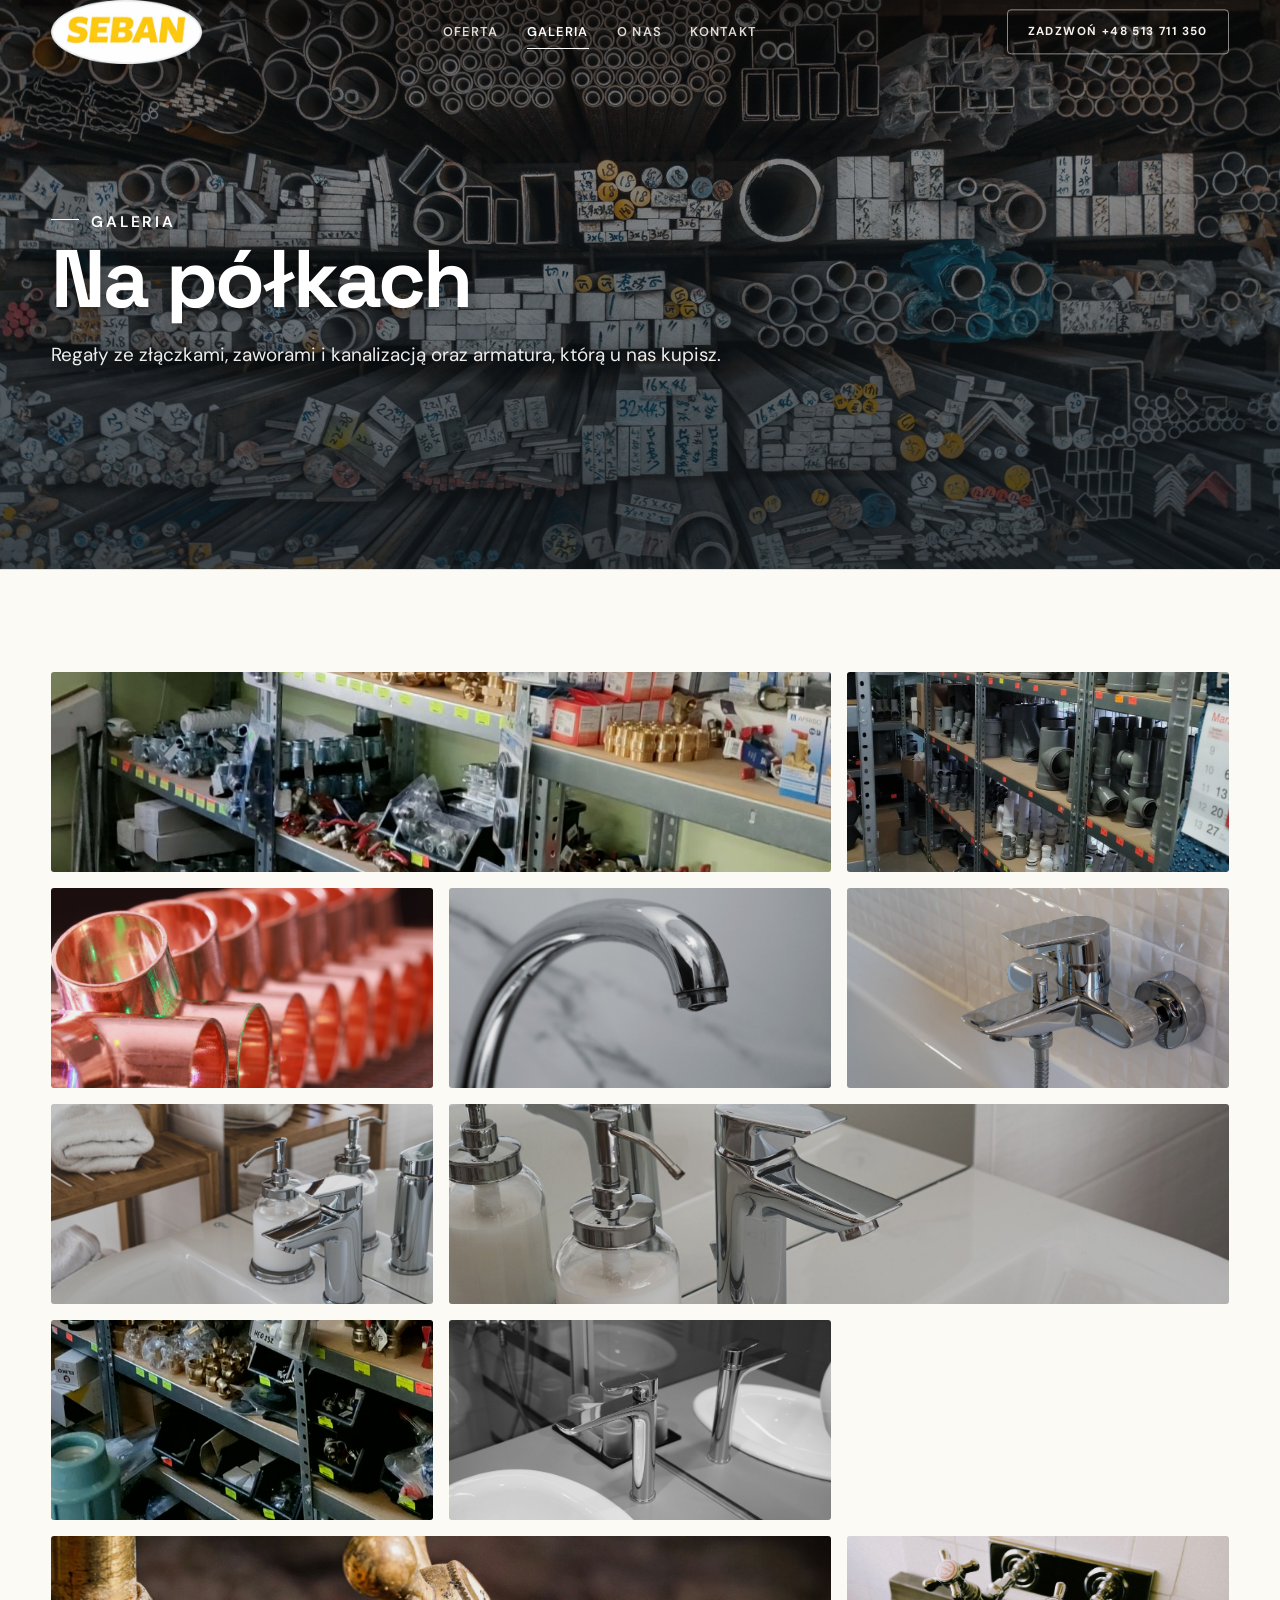
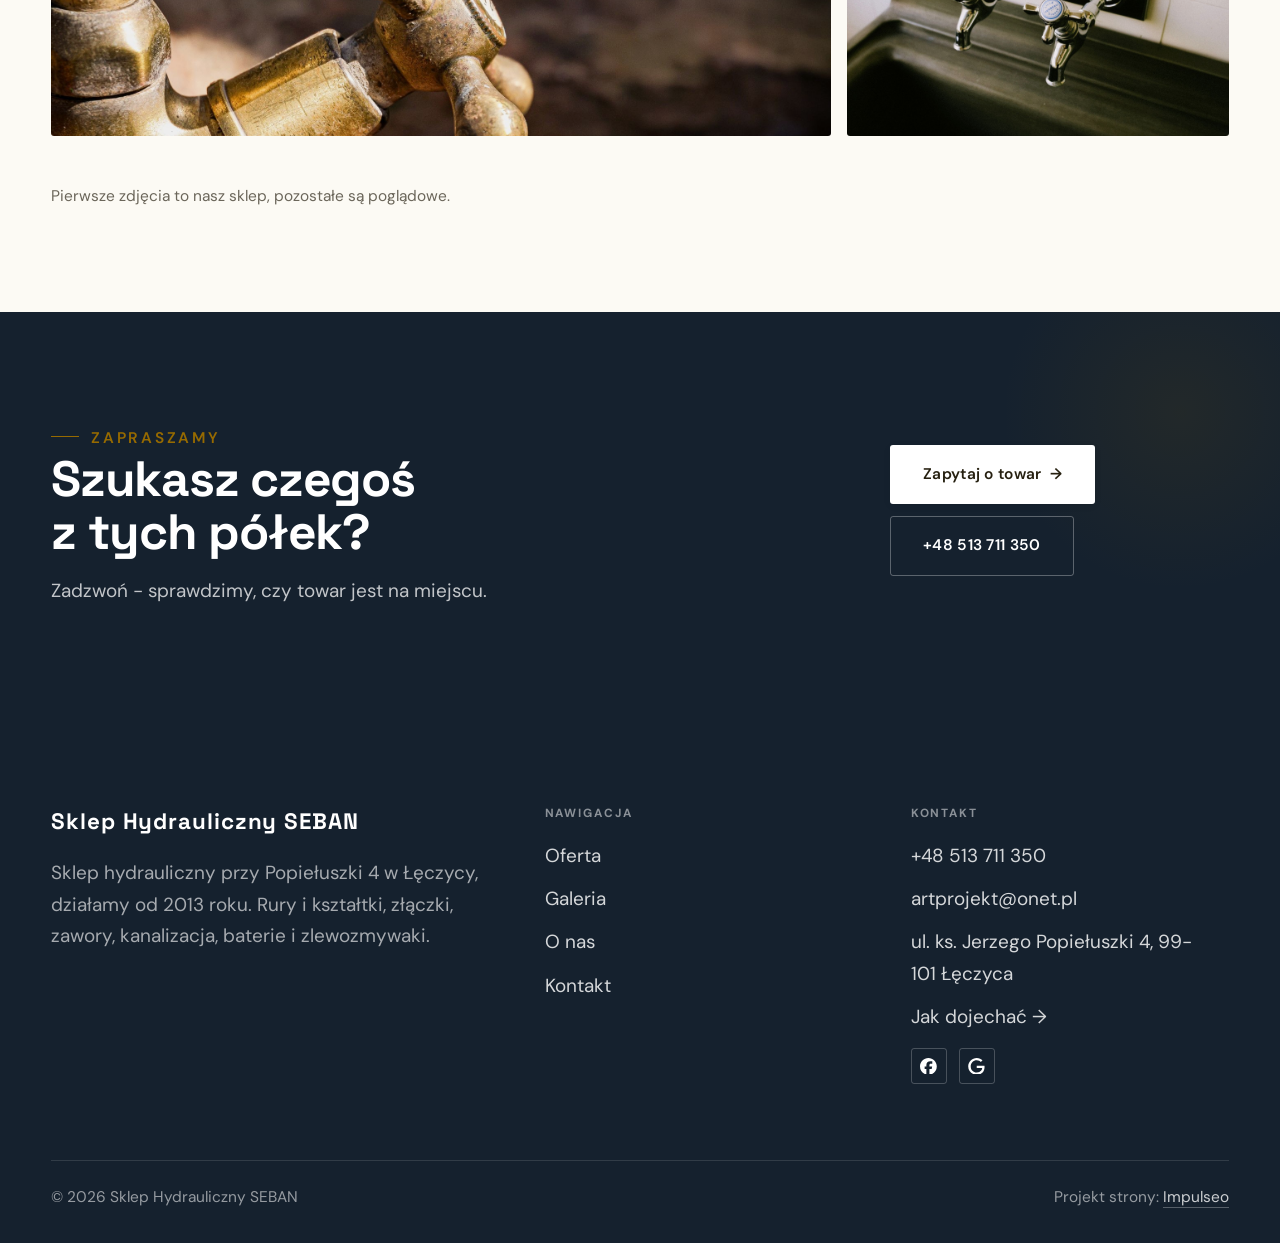
<file: realizacje.html>
<!DOCTYPE html>
<html lang="pl">
<head>
<meta charset="UTF-8">
<meta name="viewport" content="width=device-width, initial-scale=1.0">
<title>Galeria - Sklep Hydrauliczny SEBAN</title>
<meta name="description" content="Galeria: Sklep Hydrauliczny SEBAN: Złączki i zawory, Kanalizacja PVC, Złączki miedziane, Baterie kuchenne, Baterie wannowe">
<link rel="canonical" href="https://kris20032.github.io/sklep-hydrauliczny/realizacje.html">
<meta name="robots" content="noindex, nofollow">
<meta property="og:type" content="website">
<meta property="og:locale" content="pl_PL">
<meta property="og:site_name" content="Sklep Hydrauliczny SEBAN">
<meta property="og:title" content="Galeria - Sklep Hydrauliczny SEBAN">
<meta property="og:description" content="Galeria: Sklep Hydrauliczny SEBAN: Złączki i zawory, Kanalizacja PVC, Złączki miedziane, Baterie kuchenne, Baterie wannowe">
<meta property="og:url" content="https://kris20032.github.io/sklep-hydrauliczny/realizacje.html">
<meta property="og:image" content="https://kris20032.github.io/sklep-hydrauliczny/img/og.jpg">
<meta property="og:image:width" content="1200">
<meta property="og:image:height" content="630">
<meta name="twitter:card" content="summary_large_image">
<link rel="preconnect" href="https://fonts.googleapis.com">
<link rel="preconnect" href="https://fonts.gstatic.com" crossorigin>
<link href="https://fonts.googleapis.com/css2?family=Space+Grotesk:wght@500;600;700&family=DM+Sans:opsz,wght@9..40,400;9..40,500;9..40,600&display=swap" rel="stylesheet">
<link rel="stylesheet" href="assets/styles.css?v=3fa1ef9e">
</head>
<body>

<header class="nav">
  <div class="wrap nav-inner">
    <a class="brand brand-has-logo" href="index.html"><img class="brand-logo" src="img/logo.png" alt="Sklep Hydrauliczny SEBAN" width="720" height="305" decoding="async"></a>
    <nav class="nav-links">
      <a href="oferta.html">Oferta</a>
      <a href="realizacje.html" class="active" aria-current="page">Galeria</a>
      <a href="o-nas.html">O nas</a>
      <a href="kontakt.html">Kontakt</a>
      <a href="tel:+48513711350" class="btn btn-accent">Zadzwoń +48 513 711 350</a>
    </nav>
    <button class="nav-toggle" aria-label="Menu"><span></span><span></span><span></span></button>
  </div>
</header>

<main>
<section class="pagehead">
  <img src="img/g9.jpg" alt="Sklep Hydrauliczny SEBAN - Na półkach" width="1880" height="1254" decoding="async">
  <div class="wrap">
    <span class="eyebrow">Galeria</span>
    <h1>Na półkach</h1>
    <p>Regały ze złączkami, zaworami i kanalizacją oraz armatura, którą u nas kupisz.</p>
  </div>
</section>
<section>
  <div class="wrap">
    <div class="gallery">
      <div class="tile t-two3 reveal"><img src="img/g1.jpg" alt="Sklep Hydrauliczny SEBAN" loading="lazy" width="956" height="1830" decoding="async"></div>
      <div class="tile t-third reveal"><img src="img/g2.jpg" alt="Sklep Hydrauliczny SEBAN" loading="lazy" width="1080" height="1920" decoding="async"></div>
      <div class="tile t-third reveal"><img src="img/g3.jpg" alt="Sklep Hydrauliczny SEBAN" loading="lazy" width="1880" height="1253" decoding="async"></div>
      <div class="tile t-third reveal"><img src="img/g4.jpg" alt="Sklep Hydrauliczny SEBAN" loading="lazy" width="1880" height="1253" decoding="async"></div>
      <div class="tile t-third reveal"><img src="img/g5.jpg" alt="Sklep Hydrauliczny SEBAN" loading="lazy" width="1880" height="1253" decoding="async"></div>
      <div class="tile t-third reveal"><img src="img/g6.jpg" alt="Sklep Hydrauliczny SEBAN" loading="lazy" width="1880" height="1253" decoding="async"></div>
      <div class="tile t-two3 reveal"><img src="img/g7.jpg" alt="Sklep Hydrauliczny SEBAN" loading="lazy" width="1880" height="1253" decoding="async"></div>
      <div class="tile t-third reveal"><img src="img/g8.jpg" alt="Sklep Hydrauliczny SEBAN" loading="lazy" width="1054" height="2034" decoding="async"></div>
      <div class="tile t-third reveal"><img src="img/g10.jpg" alt="Sklep Hydrauliczny SEBAN" loading="lazy" width="1880" height="1254" decoding="async"></div>
      <div class="tile t-third reveal"><img src="img/g11.jpg" alt="Sklep Hydrauliczny SEBAN" loading="lazy" width="1880" height="1253" decoding="async"></div>
      <div class="tile t-two3 reveal"><img src="img/g12.jpg" alt="Sklep Hydrauliczny SEBAN" loading="lazy" width="1880" height="1254" decoding="async"></div>
      <div class="tile t-third reveal"><img src="img/g13.jpg" alt="Sklep Hydrauliczny SEBAN" loading="lazy" width="1880" height="1253" decoding="async"></div>
    </div>
    <p class="muted reveal" style="margin-top:var(--space-7);font-size:var(--text-sm);max-width:62ch">Pierwsze zdjęcia to nasz sklep, pozostałe są poglądowe.</p>
  </div>
</section>
<section class="cta">
  <div class="wrap">
    <div class="reveal">
      <span class="eyebrow">Zapraszamy</span>
      <h2>Szukasz czegoś z tych półek?</h2>
      <p>Zadzwoń - sprawdzimy, czy towar jest na miejscu.</p>
    </div>
    <div class="cta-actions reveal">
      <a href="kontakt.html" class="btn btn-light">Zapytaj o towar <span class="arr">→</span></a>
      <a href="tel:+48513711350" class="btn btn-ghost btn-ghost-cta">+48 513 711 350</a>
    </div>
  </div>
</section>
</main>

<footer>
  <div class="wrap">
    <div class="foot-grid">
      <div class="foot-brand">
        <div class="name">Sklep Hydrauliczny SEBAN</div>
        <p>Sklep hydrauliczny przy Popiełuszki 4 w Łęczycy, działamy od 2013 roku. Rury i kształtki, złączki, zawory, kanalizacja, baterie i zlewozmywaki.</p>
      </div>
      <div class="foot-col">
        <h4>Nawigacja</h4>
        <a href="oferta.html">Oferta</a>
        <a href="realizacje.html">Galeria</a>
        <a href="o-nas.html">O nas</a>
        <a href="kontakt.html">Kontakt</a>
      </div>
      <div class="foot-col">
        <h4>Kontakt</h4>
        <a href="tel:+48513711350">+48 513 711 350</a>
        <a href="mailto:artprojekt@onet.pl">artprojekt@onet.pl</a>
        <p>ul. ks. Jerzego Popiełuszki 4, 99-101 Łęczyca</p>
        <a href="https://www.google.com/maps?cid=10186418438301564504" target="_blank" rel="noopener">Jak dojechać →</a>
      <div class="foot-soc">
        <a class="soc" href="https://www.facebook.com/p/Sklep-Hydrauliczny-SEBAN-61587050230847/" target="_blank" rel="noopener" aria-label="Facebook - Sklep Hydrauliczny SEBAN"><svg viewBox="0 0 24 24" aria-hidden="true" focusable="false"><path d="M9.101 23.691v-7.98H6.627v-3.667h2.474v-1.58c0-4.085 1.848-5.978 5.858-5.978.401 0 .955.042 1.468.103a8.68 8.68 0 0 1 1.141.195v3.325a8.623 8.623 0 0 0-.653-.036 26.805 26.805 0 0 0-.733-.009c-.707 0-1.259.096-1.675.309a1.686 1.686 0 0 0-.679.622c-.258.42-.374.995-.374 1.752v1.297h3.919l-.386 2.103-.287 1.564h-3.246v8.245C19.396 23.238 24 18.179 24 12.044c0-6.627-5.373-12-12-12s-12 5.373-12 12c0 5.628 3.874 10.35 9.101 11.647Z" fill="currentColor"/></svg></a>
        <a class="soc" href="https://www.google.com/maps?cid=10186418438301564504" target="_blank" rel="noopener" aria-label="Google - Sklep Hydrauliczny SEBAN"><svg viewBox="0 0 24 24" aria-hidden="true" focusable="false"><path d="M12.48 10.92v3.28h7.84c-.24 1.84-.853 3.187-1.787 4.133-1.147 1.147-2.933 2.4-6.053 2.4-4.827 0-8.6-3.893-8.6-8.72s3.773-8.72 8.6-8.72c2.6 0 4.507 1.027 5.907 2.347l2.307-2.307C18.747 1.44 16.133 0 12.48 0 5.867 0 .307 5.387.307 12s5.56 12 12.173 12c3.573 0 6.267-1.173 8.373-3.36 2.16-2.16 2.84-5.213 2.84-7.667 0-.76-.053-1.467-.173-2.053H12.48z" fill="currentColor"/></svg></a>
      </div>
      </div>
    </div>
    <div class="foot-bot">
      <span>© 2026 Sklep Hydrauliczny SEBAN</span>
      <span>Projekt strony: <a class="foot-credit" href="https://impulseo.pl" target="_blank" rel="noopener">Impulseo</a></span>
    </div>
  </div>
</footer>
<div class="sticky-call"><a class="sc-call" href="tel:+48513711350"><svg class="ico-tel" width="16" height="16" viewBox="0 0 24 24" fill="none" aria-hidden="true"><path d="M6.6 10.8a15.5 15.5 0 0 0 6.6 6.6l2.2-2.2a1 1 0 0 1 1-.24 11.4 11.4 0 0 0 3.6.58 1 1 0 0 1 1 1V20a1 1 0 0 1-1 1A17 17 0 0 1 3 4a1 1 0 0 1 1-1h3.5a1 1 0 0 1 1 1c0 1.25.2 2.46.58 3.6a1 1 0 0 1-.25 1l-2.23 2.2Z" fill="currentColor"/></svg> Zadzwoń</a><a class="sc-quote" href="kontakt.html">Zapytaj o towar</a></div>
<div class="demo-wazne" data-do="2026-11-08" data-cykl="3" hidden><svg class="dw-ico" width="13" height="13" viewBox="0 0 24 24" fill="none" aria-hidden="true"><circle cx="12" cy="12" r="8.6" stroke="currentColor" stroke-width="1.8"/><path d="M12 7.2V12l3.3 2" stroke="currentColor" stroke-width="1.8" stroke-linecap="round"/></svg><span class="dw-txt"></span></div>

<script src="assets/main.js"></script>
</body>
</html>
</file>
<file: assets/styles.css>
/* ============================================================
   STOLBASZ — premium, architektoniczny B2B fit-out
   Jasna paleta, zero brązu. System wg premium-web-craft.
   Projekt strony: Impulseo (impulseo.pl)
   ============================================================ */

:root{
  /* PALETA — jasna, architektoniczna, chłodna */
  --paper:#F4F6F8;          /* główne tło */
  --paper-2:#E7EBEF;        /* sekcje alternatywne (chłodny jasny szary) */
  --paper-3:#E7EBEF;        /* delikatne wypełnienia */
  --ink:#15212E;            /* tekst główny — chłodny grafit */
  --ink-soft:#243443;       /* nagłówki drugorzędne */
  --muted:#6B7785;          /* tekst poboczny */
  --line:rgba(21,33,46,.12);/* hairline */
  --accent:#E8A317;         /* stonowany petrol-slate — jedyny akcent */
  --accent-d:#C9870C;
  --accent-soft:rgba(232,163,23,.10);
  --dark:#15212E;           /* sekcje ciemne (stopka/CTA) */

  /* HOVER ZDJĘĆ — JEDEN standard dla całego silnika (decyzja K. 04.08.2026, artefakt z wariantami).
     AKTUALNE (K.+Szymon 09.08.2026, wybór z artefaktu 6 wariantów): zoom 1.05 przy 1.4s -
     przy tak długim czasie mocniejszy kadr NIE skacze, tylko „oddycha". Poprzedni standard
     (1.02 / .55s z 04.08) odbierany jako dynamiczny i szybki.
     Spoczynek lekko przygaszony, ale TYLKO tam, gdzie jest mysz (@media hover:hover) —
     na telefonie zdjęcia zostają w pełnej jasności. */
  --img-zoom:1.05;                   /* K.+Szymon 09.08: wariant F z artefaktu porównawczego */
  --img-rest:brightness(.95) saturate(.99);
  --img-hot:brightness(1.06) saturate(1.05);
  --img-dur:1.4s;                    /* K.+Szymon 09.08 (wariant F): powoli = elegancko */
  --img-ease:cubic-bezier(.16,.84,.44,1);  /* miękki ogon, efekt „oddychania" */

  /* ODSTĘPY — skala 4/8 */
  --space-1:4px; --space-2:8px; --space-3:12px; --space-4:16px; --space-5:24px;
  --space-6:32px; --space-7:48px; --space-8:64px; --space-9:96px; --space-10:128px;

  /* TYPOGRAFIA — fluid clamp() (skala podbita 16.07.2026: większe, czytelniejsze litery — uwaga Adama) */
  --text-sm:clamp(.9rem,.87rem + .12vw,1rem);
  --text-base:clamp(1.08rem,1.04rem + .18vw,1.2rem);
  --text-lg:clamp(1.24rem,1.15rem + .34vw,1.44rem);
  --text-h3:clamp(1.34rem,1.22rem + .55vw,1.66rem);
  --text-h2:clamp(2.1rem,1.66rem + 2.1vw,3.1rem);
  --text-h1:clamp(2.9rem,2.1rem + 4vw,5.1rem);

  /* PROMIENIE — architektoniczne, raczej ostre */
  --r-sm:3px; --r-md:6px; --r-lg:10px;

  /* RUCH */
  --ease:cubic-bezier(.25,.46,.45,.94); --dur:.24s;

  /* CIENIE — miękkie, warstwowe */
  --sh-sm:0 1px 2px rgba(16,24,32,.04), 0 2px 8px rgba(16,24,32,.05);
  --sh-md:0 2px 6px rgba(16,24,32,.05), 0 12px 28px -8px rgba(16,24,32,.12);
  --sh-lg:0 6px 14px rgba(16,24,32,.07), 0 26px 56px -18px rgba(16,24,32,.22);

  --hairline:1px solid var(--line);

  --font-display:'Space Grotesk','Inter',sans-serif;
  --font-body:'DM Sans','Inter',sans-serif;
}

*{box-sizing:border-box;margin:0;padding:0}
html{scroll-behavior:smooth}
body{
  font-family:var(--font-body);
  font-size:var(--text-base);
  line-height:1.65;
  color:var(--ink);
  background:var(--paper);
  -webkit-font-smoothing:antialiased;
  text-rendering:optimizeLegibility;
}
img{max-width:100%;height:auto;display:block}  /* height:auto = width/height z atrybutów trzyma proporcje (TOP#12) */
a{color:inherit;text-decoration:none}

.wrap{width:min(92%,1180px);margin-inline:auto}
section{padding-block:clamp(52px,6.5vw,96px)}

h1,h2,h3{font-family:var(--font-display);font-weight:700;line-height:1.08;letter-spacing:-.02em;color:var(--ink)}
h1{font-size:var(--text-h1);letter-spacing:-.035em}
h2{font-size:var(--text-h2);letter-spacing:-.025em}
h3{font-size:var(--text-h3)}
/* MIARA — długość wiersza. WCAG 2.2 SC 1.4.8: max 80 znaków; Butterick: 45–90.
   68ch daje realnie 72–78 znaków polskiego tekstu, czyli z zapasem pod granicą.
   Wcześniej limit miał TYLKO <p> — <li>, <blockquote> i <dd> nie miały żadnego,
   i to jedyny powód, dla którego 23 bloki na dwóch oddanych stronach jadą po
   83–106 znaków w wierszu (pomiar 07.08.2026, bramka `miara`).
   ⚠️ Listy i definicje ograniczamy TYLKO bez klasy: `ul`/`ol` z klasą to u nas
   układ (siatki kafli, menu), a nie tekst ciągły — tam miarę wyznacza układ. */
/* 60ch, nie 68ch (K. 10.08): po zmianie fontów na węższe kroje (DM Sans i spółka)
   w 68ch mieściło się ~90 znaków - bramka pikselowa słusznie zgłaszała przekroczenie
   granicy 80. Pomiar na żywej przeglądarce: 60ch = 90 znaków, 53ch = ~78 znaków, czyli normę WCAG 1.4.8. */
:root{ --miara:53ch }
p{max-width:min(100%,var(--miara))}
blockquote,
ul:not([class])>li, ol:not([class])>li,
dl:not([class])>dd{max-width:min(100%,var(--miara))}

/* ⚠️ Świadomie BEZ wyjątku `.tile p,.card p,.svc p{max-width:none}`, choć nasuwa się sam:
   te akapity BYŁY już ograniczone (stare `p{max-width:65ch}`), więc „wyjątek" nie odblokowałby
   niczego nowego — tylko ROZLUŹNIŁ stan sprzed zmiany na wszystkich demach naraz.
   `figcaption` żadna z reguł wyżej nie dotyczy, więc też nie potrzebuje zwolnienia. */

/* ŁAMANIE. `balance` wyrównuje długości wierszy w nagłówku, `pretty` pilnuje ostatniego
   wiersza akapitu, żeby nie został w nim jeden wyraz. Obsługiwane od Chrome 117 /
   Safari 17.5; starsze przeglądarki po prostu ignorują tę własność.
   `text-wrap:pretty` nie występowało dotąd ANI RAZ w silniku ani w repo klientów. */
h1,h2,h3,.lead,.lede{text-wrap:balance}
p,li,blockquote,dd{text-wrap:pretty}

.eyebrow{
  font-family:var(--font-body);
  font-size:var(--text-sm);
  font-weight:600;
  letter-spacing:.18em;
  text-transform:uppercase;
  color:var(--accent);
  display:inline-flex;align-items:center;gap:var(--space-3);
}
/* flex:none + margin-top = kreska trzyma się PIERWSZEJ linii. Wcześniej align-items:center
   centrowało ją względem całego bloku i przy zawinięciu (długi kicker typu
   „…WNĘTRZ · LESZNO · OD 2019") druga linia lądowała z brzydkim wcięciem. */
.eyebrow{align-items:flex-start}
.eyebrow>*,.eyebrow{text-wrap:balance}   /* dlugi kicker lamal sie na sierote typu samo „2019" w drugiej linii */
.eyebrow::before{content:"";width:28px;height:1px;background:var(--accent);display:inline-block;flex:none;margin-top:.62em}

.muted{color:var(--muted)}
.lead{font-size:var(--text-lg);line-height:1.55;color:var(--ink-soft);max-width:50ch}

/* ---------- BUTTONS ---------- */
.btn{
  display:inline-flex;align-items:center;gap:var(--space-2);
  font-weight:600;font-size:var(--text-sm);letter-spacing:.02em;
  padding:var(--space-4) var(--space-6);
  border-radius:var(--r-sm);
  transition:transform var(--dur) var(--ease),box-shadow var(--dur) var(--ease),background var(--dur) var(--ease);
  cursor:pointer;border:1px solid transparent;
}
.btn-accent{background:var(--accent);color:#fff;box-shadow:var(--sh-sm)}
.btn-accent:hover{background:var(--accent-d);transform:translateY(-2px);box-shadow:var(--sh-md)}
.btn-accent:active{transform:translateY(0);box-shadow:var(--sh-sm)}
.btn-ghost{background:transparent;color:var(--ink);border-color:var(--line)}
.btn-ghost:hover{border-color:var(--accent);color:var(--accent);transform:translateY(-2px)}
.btn-light{background:#fff;color:var(--ink);box-shadow:var(--sh-sm)}
.btn-light:hover{transform:translateY(-2px);box-shadow:var(--sh-md)}
.btn .arr{transition:transform var(--dur) var(--ease)}
.btn:hover .arr{transform:translateX(4px)}

/* ---------- NAV ---------- */
.nav{
  position:sticky;top:0;z-index:50;
  background:color-mix(in srgb,var(--paper) 88%,transparent);
  backdrop-filter:saturate(140%) blur(10px);
  border-bottom:var(--hairline);
}
.nav-inner{display:flex;align-items:center;justify-content:space-between;gap:var(--space-5);height:72px}
/* ANTY-NACHODZENIE (K. 05.08.2026): długa nazwa firmy + przycisk z pełnym numerem nie mieściły się w pasku
   i flex ściskał linki PONIŻEJ ich treści - "Kontakt" wchodził na ramkę "Zadzwoń +48 ...". Teraz ustępuje
   nazwa marki (skrót wielokropkiem), a menu i przycisk nigdy się nie kurczą ani nie zachodzą na siebie. */
.brand{display:flex;flex-direction:column;line-height:1;min-width:0;flex:0 1 auto}
.brand .name{font-family:var(--font-display);font-weight:800;font-size:1.35rem;letter-spacing:.04em;white-space:nowrap;overflow:hidden;text-overflow:ellipsis}
.brand .sub{font-size:.62rem;letter-spacing:.34em;text-transform:uppercase;color:var(--muted);margin-top:5px;white-space:nowrap;overflow:hidden;text-overflow:ellipsis}
.nav-links{display:flex;align-items:center;gap:var(--space-6);flex:0 0 auto}
.nav-links a{font-size:var(--text-sm);font-weight:500;color:var(--ink-soft);position:relative;padding-block:4px;white-space:nowrap;transition:color var(--dur) var(--ease)}
.nav-links a::after{content:"";position:absolute;left:0;bottom:0;width:0;height:1.5px;background:var(--accent);transition:width var(--dur) var(--ease)}
.nav-links a:hover,.nav-links a.active{color:var(--ink)}
.nav-links a:hover::after,.nav-links a.active::after{width:100%}
.nav-links .btn{padding:var(--space-2) var(--space-5)}
/* przyciski w nav: właściwy kolor (przebij .nav-links a) + bez podkreślenia */
.nav-links a.btn-accent{color:#fff}
.nav-links a.btn-ghost,.nav-links a.btn-light{color:var(--ink)}
/* CTA w pasku: NIE podkreślenie spod linków menu, ale ten sam przelatujący błysk,
   co na wszystkich innych przyciskach (zgłoszenie K. 13.08.2026 - „na hero jest efekt
   światła przechodzącego przez przycisk, na navbarze go nie ma, a mają być identyczne").
   Reguła `.nav-links a::after` jest silniejsza od `.btn::after`, więc trzeba jej
   geometrię wyzerować i wpisać połysk z nazwy - samo `display:none` gasiło efekt. */
.nav-links a.btn::after{
  display:block;content:"";position:absolute;inset:0;z-index:-1;pointer-events:none;
  width:auto;height:auto;border-radius:inherit;   /* kasuje geometrię podkreślenia (width:0;height:1.5px) */
  background:linear-gradient(100deg,transparent 32%,rgba(255,255,255,.20) 50%,transparent 68%);
  translate:-120% 0}
@media (prefers-reduced-motion:no-preference){
  .nav-links a.btn:hover::after{translate:120% 0;transition:translate .75s var(--mt-ease,cubic-bezier(.16,.84,.44,1))}
}
.nav-toggle{display:none;background:none;border:none;cursor:pointer;flex-direction:column;gap:5px;padding:8px}
.nav-toggle span{width:24px;height:2px;background:var(--ink);transition:var(--dur)}
/* Ciasny zakres MIĘDZY menu mobilnym a pełnym pulpitem: zbijamy odstępy i nazwę marki,
   żeby wszystko zmieściło się naturalnie, zanim w ogóle dojdzie do skracania wielokropkiem. */
@media(max-width:1280px) and (min-width:921px){
  .nav-links{gap:var(--space-4)}
  .nav-links .btn{padding:var(--space-2) var(--space-4)}
  .brand .name{font-size:1.15rem}
}

/* ---------- HERO (split) ---------- */
.hero{position:relative;overflow:hidden;border-bottom:var(--hairline)}
.hero-grid{display:grid;grid-template-columns:1.05fr .95fr;gap:clamp(24px,4vw,60px);align-items:center;
  padding-block:clamp(36px,4.5vw,64px)}
.hero-copy .eyebrow{margin-bottom:var(--space-5)}
.hero-copy h1{margin-bottom:var(--space-5)}
.hero-copy .lead{margin-bottom:var(--space-7)}
.hero-actions{display:flex;flex-wrap:wrap;gap:var(--space-4)}
.hero-art{position:relative;aspect-ratio:4/3;border-radius:var(--r-lg);overflow:hidden;box-shadow:var(--sh-lg)}
.hero-art img{width:100%;height:100%;object-fit:cover}
.hero-art::after{content:"";position:absolute;inset:0;background:linear-gradient(180deg,transparent 55%,rgba(18,24,28,.28))}
.hero-badge{position:absolute;left:var(--space-5);bottom:var(--space-5);z-index:2;
  background:rgba(252,252,251,.94);backdrop-filter:blur(4px);
  border-radius:var(--r-md);padding:var(--space-4) var(--space-5);box-shadow:var(--sh-md);max-width:78%}
.hero-badge strong{display:block;font-family:var(--font-display);font-size:1rem;letter-spacing:-.01em}
.hero-badge span{font-size:var(--text-sm);color:var(--muted)}

/* ---------- HERO duży / kinowy (strona główna) ---------- */
.hero-cine{position:relative;min-height:clamp(560px,82vh,840px);min-height:clamp(560px,82svh,840px);display:flex;align-items:center;overflow:hidden;border-bottom:var(--hairline)}
.hero-cine>img{position:absolute;inset:0;width:100%;height:100%;object-fit:cover;z-index:0}
.hero-cine::after{content:"";position:absolute;inset:0;z-index:1;
  background:linear-gradient(95deg,rgba(13,18,23,.86) 0%,rgba(13,18,23,.64) 32%,rgba(13,18,23,.24) 62%,rgba(13,18,23,.04) 100%)}
.hero-cine .wrap{position:relative;z-index:2;padding-block:var(--space-8)}
.hero-cine .hero-copy{max-width:660px}
.hero-cine .eyebrow{color:#fff;margin-bottom:var(--space-5)}
.hero-cine .eyebrow::before{background:#fff}
.hero-cine h1{color:#fff;margin-bottom:var(--space-5);font-size:clamp(2.9rem,2rem + 4.4vw,5.2rem);text-wrap:balance}
.hero-cine .lead{color:rgba(255,255,255,.92);max-width:48ch;margin-bottom:var(--space-7)}
.hero-cine .hero-actions{display:flex;flex-wrap:wrap;gap:var(--space-4)}
/* NISKIE OKNO (laptop z dokiem i paskami przeglądarki ma ~700-780 px wysokości widoku):
   H1 do 5.2rem + długi lead nie mieściły się i przyciski wypadały POD krawędź ekranu -
   klient widział stronę bez ani jednego CTA. Skalujemy w dół, zamiast przycinać treść. */
@media(min-width:821px) and (max-height:820px){
  .hero-cine{min-height:clamp(520px,94svh,780px)}
  .hero-cine .wrap{padding-block:var(--space-6)}
  .hero-cine h1{font-size:clamp(2.2rem,1.5rem + 2.6vw,3.6rem);margin-bottom:var(--space-4)}
  .hero-cine .eyebrow{margin-bottom:var(--space-4)}
  .hero-cine .lead{margin-bottom:var(--space-5);max-width:44ch}
}
@media(max-width:680px){
  .hero-cine{min-height:clamp(520px,76vh,640px);min-height:clamp(520px,76svh,640px);align-items:flex-end}
  .hero-cine::after{background:linear-gradient(0deg,rgba(13,18,23,.9) 6%,rgba(13,18,23,.45) 55%,rgba(13,18,23,.25) 100%)}
  .hero-cine .wrap{padding-bottom:var(--space-9)}
  /* TELEFON (~90% oglądających): lead potrafił zająć 8 linii i zepchnąć CTA poza pierwszy ekran.
     Zwężamy interlinię i skalę - treści nie ucinamy, bo to ona sprzedaje. */
  .hero-cine .lead{font-size:.98rem;line-height:1.5;margin-bottom:var(--space-5)}
  .hero-cine .eyebrow{font-size:.72rem;letter-spacing:.13em;margin-bottom:var(--space-4)}
  .hero-cine .eyebrow::before{width:20px}
  .hero-cine h1{margin-bottom:var(--space-4)}
}

/* full-bleed hero variant (podstrony) */
.pagehead{position:relative;min-height:46vh;min-height:46svh;display:flex;align-items:flex-end;overflow:hidden;border-bottom:var(--hairline)}
.pagehead img{position:absolute;inset:0;width:100%;height:100%;object-fit:cover}
/* 10.08.2026 (decyzja K.): mocniejsze przyciemnienie + cień pod tekstem. Bramka mierzyła na
   nagłówkach podstron 3,38-3,43:1 przy wymaganych 4,5 — jasne zdjęcie (hala, śnieg, niebo)
   podchodziło pod biały tekst. Zdjęcia klientów są różne, więc kontrast musi dawać WARSTWA,
   a nie szczęśliwy dobór kadru. */
.pagehead::after{content:"";position:absolute;inset:0;background:linear-gradient(180deg,rgba(18,24,28,.40),rgba(18,24,28,.76))}
.pagehead .wrap{position:relative;z-index:2;padding-block:var(--space-9);color:#fff}
.pagehead h1{color:#fff;max-width:18ch;text-shadow:0 2px 16px rgba(0,0,0,.55)}
.pagehead .eyebrow{color:#fff}
.pagehead .eyebrow::before{background:#fff}
.pagehead p{color:rgba(255,255,255,.92);margin-top:var(--space-4);max-width:54ch;text-shadow:0 1px 12px rgba(0,0,0,.5)}

/* ---------- STRIP (pasek skrótów / liczby) ---------- */
.strip{background:var(--dark);color:#fff}
/* PASEK HASEŁ — standard 04.08.2026 (decyzja K.): 5 haseł w JEDNYM rzędzie, tekst WYŚRODKOWANY,
   węższe marginesy boczne niż reszta strony (pasek ma iść szerzej), równe wysokości kolumn. */
.strip .wrap{width:min(96%,1440px);display:grid;grid-template-columns:repeat(5,1fr);
  gap:var(--space-5);padding-block:var(--space-7);align-items:stretch}
.strip .item .k{font-family:var(--font-display);font-size:clamp(1.05rem,.82rem + .85vw,1.55rem);
  font-weight:800;letter-spacing:-.02em;color:#fff;line-height:1.18;text-wrap:balance}
.strip .item .v{font-size:var(--text-sm);color:rgba(255,255,255,.66);margin-top:var(--space-2);line-height:1.4}
.strip .item{border-left:2px solid var(--accent);padding-inline:var(--space-4);
  text-align:center;display:flex;flex-direction:column;justify-content:center}
/* liczba kolumn = liczba haseł, żeby ostatnie nie zostawało samo w drugim rzędzie.
   Klasę n-N nadaje multipage.py; domyślnie (bez klasy) pasek jest 5-kolumnowy. */
.strip.n-2 .wrap{grid-template-columns:repeat(2,1fr)}
.strip.n-3 .wrap{grid-template-columns:repeat(3,1fr)}
.strip.n-4 .wrap{grid-template-columns:repeat(4,1fr);gap:var(--space-6)}
.strip.n-4 .item .k{font-size:clamp(1.3rem,1rem + 1.1vw,2rem)}
.strip.n-6 .wrap{grid-template-columns:repeat(6,1fr);gap:var(--space-4)}
.strip.n-6 .item .k{font-size:clamp(.98rem,.8rem + .7vw,1.35rem)}
/* równe łamanie: zamiast "długa linia + jedno słowo" obie linie zbliżonej długości */
.strip .item .k{text-wrap:balance}

/* ---------- SECTION HEAD ---------- */
.head{max-width:48rem;margin-bottom:var(--space-8)}
.head.center{margin-inline:auto;text-align:center}
.head .eyebrow{margin-bottom:var(--space-4)}
.head h2{margin-bottom:var(--space-4)}
.head p{color:var(--muted);font-size:var(--text-lg);line-height:1.55}
.head.center p{margin-inline:auto}

/* ---------- INTRO SPLIT ---------- */
.split{display:grid;grid-template-columns:.92fr 1.08fr;gap:clamp(28px,5vw,80px);align-items:center}
.split.rev{grid-template-columns:1.08fr .92fr}
.split.rev .split-art{order:-1}
.split-art{position:relative;aspect-ratio:5/4;border-radius:var(--r-lg);overflow:hidden;box-shadow:var(--sh-lg)}
.split-art img{width:100%;height:100%;object-fit:cover}
.split-copy h2{margin-bottom:var(--space-5)}
.split-copy p+p{margin-top:var(--space-4)}
.split-copy .btn{margin-top:var(--space-6)}

/* ---------- SERVICES (zakres) ---------- */
.svc-grid{display:grid;grid-template-columns:repeat(auto-fit,minmax(280px,1fr));gap:var(--space-5)}
.svc{background:#fff;border:var(--hairline);border-radius:var(--r-md);padding:var(--space-7) var(--space-6);
  transition:transform var(--dur) var(--ease),box-shadow var(--dur) var(--ease),border-color var(--dur) var(--ease);
  position:relative;overflow:hidden}
.svc::before{content:"";position:absolute;left:0;top:0;width:3px;height:0;background:var(--accent);transition:height var(--dur) var(--ease)}
.svc:hover{transform:translateY(-4px);box-shadow:var(--sh-md);border-color:transparent}
.svc:hover::before{height:100%}
.svc .ic{font-family:var(--font-display);font-size:.8rem;font-weight:700;letter-spacing:.12em;color:var(--accent);margin-bottom:var(--space-4)}
.svc h3{margin-bottom:var(--space-3);font-size:1.22rem}
.svc p{color:var(--muted);font-size:var(--text-base);line-height:1.6}

/* big detailed service rows */
.svc-row{display:grid;grid-template-columns:.8fr 1.2fr;gap:clamp(20px,4vw,60px);align-items:center;padding-block:var(--space-8)}
.svc-row+.svc-row{border-top:var(--hairline)}
.svc-row.rev{grid-template-columns:1.2fr .8fr}
/* Naprzemienny układ wierszy oferty: co drugi wiersz ma zdjęcie po PRAWEJ.
   Było `order:-1` — martwy kod, bo zdjęcie i tak jest pierwszym dzieckiem w HTML,
   więc wszystkie wiersze wyglądały identycznie (zdjęcie zawsze z lewej), a `rev`
   zmieniało tylko szerokość kolumn. Znalezione 29.07.2026 przy różnicowaniu kierunków
   animacji (pomiar pozycji: art.mid 390/502 przy row.mid 756 — zawsze lewa strona). */
.svc-row.rev .svc-row-art{order:2}
.svc-row-art{aspect-ratio:4/3;border-radius:var(--r-md);overflow:hidden;box-shadow:var(--sh-md)}
.svc-row-art img{width:100%;height:100%;object-fit:cover}
.svc-row h3{font-size:1.5rem;margin-bottom:var(--space-4)}
.svc-row .num{font-family:var(--font-display);font-size:.85rem;font-weight:700;letter-spacing:.14em;color:var(--accent);display:block;margin-bottom:var(--space-3)}
.svc-row ul{list-style:none;margin-top:var(--space-4);display:flex;flex-direction:column;gap:var(--space-2)}
.svc-row li{position:relative;padding-left:var(--space-5);color:var(--muted);font-size:var(--text-base)}
.svc-row li::before{content:"";position:absolute;left:0;top:.62em;width:8px;height:1px;background:var(--accent)}

/* ---------- GALLERY (realizacje) ---------- */
.gallery{display:grid;grid-template-columns:repeat(12,1fr);gap:var(--space-4);grid-auto-rows:200px}
/* GALERIA MASONRY — pionowe zdjęcia (portrety beauty/wellness) bez przycinania: kolumny, height auto */
.gallery-masonry{column-count:3;column-gap:var(--space-4)}
@media(max-width:900px){.gallery-masonry{column-count:2}}
@media(max-width:560px){.gallery-masonry{column-count:1}}
.gallery-masonry .m-tile{break-inside:avoid;margin:0 0 var(--space-4);padding:0;position:relative;overflow:hidden;border-radius:var(--r-md);border:1px solid var(--line)}
.gallery-masonry .m-tile img{width:100%;height:auto;display:block}
.gallery-masonry .m-tile .cap{position:absolute;left:0;right:0;bottom:0;padding:var(--space-4);color:#fff;background:linear-gradient(0deg,rgba(0,0,0,.55),transparent);font-size:var(--text-sm)}
.gallery-masonry .m-tile .cap small{display:block;font-weight:400;opacity:.78;letter-spacing:.04em;text-transform:uppercase;font-size:.66rem;margin-top:3px}
.tile{position:relative;overflow:hidden;border-radius:var(--r-md);box-shadow:var(--sh-sm);
  transition:transform var(--dur) var(--ease),box-shadow var(--dur) var(--ease)}
.tile img{width:100%;height:100%;object-fit:cover;
  transition:transform var(--img-dur) var(--img-ease),filter var(--img-dur) var(--img-ease)}
.tile:hover{box-shadow:var(--sh-md)}
.tile .cap{position:absolute;left:0;right:0;bottom:0;padding:var(--space-5) var(--space-4) var(--space-4);
  /* mocniejszy spad + cien pod tekstem: na JASNYCH zdjeciach klienta (biale fronty, sciany)
     slaby gradient dawal kontrast ~1.5:1 zamiast wymaganych 3.6:1 (bramka wygladu, 10.08.2026) */
  background:linear-gradient(transparent 10%,rgba(18,24,28,.55) 40%,rgba(18,24,28,.88) 68%,rgba(18,24,28,.99));color:#fff;
  text-shadow:0 1px 2px rgba(0,0,0,.85),0 2px 10px rgba(0,0,0,.55);
  font-size:var(--text-sm);font-weight:600;letter-spacing:.01em;
  opacity:0;transform:translateY(8px);transition:var(--dur) var(--ease)}
.tile:hover .cap{opacity:1;transform:translateY(0)}
.tile .cap small{display:block;font-weight:400;opacity:.78;letter-spacing:.04em;text-transform:uppercase;font-size:.66rem;margin-top:3px}
/* bento spans */
.t-wide{grid-column:span 6}
.t-tall{grid-column:span 6;grid-row:span 2}
.t-std{grid-column:span 6}
.t-third{grid-column:span 4}
.t-two3{grid-column:span 8}

/* ---------- TRUST / WIARYGODNOŚĆ ---------- */
.trust{background:var(--paper-2)}
.trust-grid{display:grid;grid-template-columns:repeat(auto-fit,minmax(240px,1fr));gap:var(--space-5);margin-top:var(--space-7)}
.trust-card{background:#fff;border-radius:var(--r-md);padding:var(--space-7) var(--space-6);box-shadow:var(--sh-sm);border-top:3px solid var(--accent)}
.trust-card .big{font-family:var(--font-display);font-size:clamp(1.8rem,1.3rem + 1.6vw,2.6rem);font-weight:800;letter-spacing:-.02em;color:var(--ink);line-height:1}
.trust-card h3{font-size:1.12rem;margin:var(--space-3) 0 var(--space-2)}
.trust-card p{color:var(--muted);font-size:var(--text-base);line-height:1.55}

/* ---------- CTA band ---------- */
.cta{background:var(--dark);color:#fff;position:relative;overflow:hidden}
/* telefon w CTA: na ciemnym tle biały (domyślnie), rodziny z JASNYM tłem CTA
   nadpisują to u siebie - wcześniej kolor siedział w stylu inline i wygrywał z rodziną. */
.cta .btn-ghost-cta{color:#fff;border-color:rgba(255,255,255,.3)}
.cta .wrap{display:grid;grid-template-columns:1.4fr .6fr;gap:var(--space-7);align-items:center;position:relative;z-index:2}
.cta h2{color:#fff;max-width:20ch}
.cta p{color:rgba(255,255,255,.74);margin-top:var(--space-4)}
.cta-actions{display:flex;flex-direction:column;gap:var(--space-3);align-items:flex-start}
.cta::before{content:"";position:absolute;right:-80px;top:-80px;width:360px;height:360px;border-radius:50%;
  background:radial-gradient(circle,var(--accent-soft),transparent 70%)}

/* ---------- CONTACT ---------- */
.contact-grid{display:grid;grid-template-columns:.85fr 1.15fr;gap:clamp(28px,4vw,56px);align-items:start}
.info-list{display:flex;flex-direction:column;gap:var(--space-2)}
.info-row{display:flex;gap:var(--space-4);align-items:flex-start;padding-block:var(--space-4);border-bottom:var(--hairline)}
.info-row .ic{flex:none;width:42px;height:42px;display:grid;place-items:center;border-radius:50%;
  background:var(--accent-soft);color:var(--accent);font-size:1.05rem}
.info-row .lbl{font-size:.72rem;letter-spacing:.14em;text-transform:uppercase;color:var(--muted)}
.info-row .val{font-weight:600;font-size:var(--text-base);margin-top:2px}
.info-row a.val:hover{color:var(--accent)}
.map{border:none;border-radius:var(--r-lg);box-shadow:var(--sh-md);width:100%;height:100%;min-height:380px;filter:grayscale(.2) contrast(1.02)}
.form{background:#fff;border:var(--hairline);border-radius:var(--r-lg);padding:clamp(24px,3vw,40px);box-shadow:var(--sh-sm)}
.form .fld{margin-bottom:var(--space-5)}
.form label{display:block;font-size:var(--text-sm);font-weight:600;margin-bottom:var(--space-2)}
.form input,.form textarea{width:100%;font-family:inherit;font-size:var(--text-base);color:var(--ink);
  padding:var(--space-4);border:var(--hairline);border-radius:var(--r-sm);background:var(--paper);transition:border-color var(--dur)}
.form input:focus,.form textarea:focus{outline:none;border-color:var(--accent);background:#fff}
.form textarea{resize:vertical;min-height:120px}
.form .note{font-size:var(--text-sm);color:var(--muted);margin-top:var(--space-3)}

/* ---------- FOOTER ---------- */
footer{background:var(--dark);color:#fff;padding-block:var(--space-9) var(--space-6)}
.foot-grid{display:grid;grid-template-columns:1.4fr 1fr 1fr;gap:var(--space-7);margin-bottom:var(--space-8)}
.foot-brand .name{font-family:var(--font-display);font-weight:800;font-size:1.4rem;letter-spacing:.04em}
.foot-brand p{color:rgba(255,255,255,.62);margin-top:var(--space-4);font-size:var(--text-base);max-width:38ch}
.foot-col h4{font-size:.74rem;letter-spacing:.16em;text-transform:uppercase;color:rgba(255,255,255,.5);margin-bottom:var(--space-4)}
.foot-col a,.foot-col p{display:block;color:rgba(255,255,255,.82);font-size:var(--text-base);margin-bottom:var(--space-3)}
.foot-col a:hover{color:#fff}
.foot-bot{border-top:1px solid rgba(255,255,255,.12);padding-top:var(--space-5);display:flex;justify-content:space-between;flex-wrap:wrap;gap:var(--space-3);
  font-size:var(--text-sm);color:rgba(255,255,255,.55)}
.foot-bot a:hover{color:#fff}
/* Podpis w stopce = klikalny link do impulseo.pl (31.07.2026). Ma być WIDOCZNIE klikalny,
   ale nie krzyczeć - stąd sam kolor jaśniejszy + delikatne podkreślenie na najeździe. */
.foot-bot a.foot-credit{color:rgba(255,255,255,.78);text-decoration:none;border-bottom:1px solid rgba(255,255,255,.28)}
.foot-bot a.foot-credit:hover{color:#fff;border-bottom-color:#fff}

/* ---------- REVEAL ---------- */
.reveal{opacity:0;transform:translateY(22px);transition:opacity .6s var(--ease),transform .6s var(--ease)}
.reveal.in{opacity:1;transform:none}

/* ---------- RESPONSIVE ---------- */
@media(max-width:920px){
  .hero-grid,.split,.split.rev,.svc-row,.svc-row.rev,.cta .wrap,.contact-grid,.foot-grid{grid-template-columns:1fr}
  .split.rev .split-art,.svc-row.rev .svc-row-art{order:0}
  .hero-art{aspect-ratio:16/10;max-height:420px}
  .strip .wrap,.strip.n-2 .wrap,.strip.n-3 .wrap,.strip.n-4 .wrap,.strip.n-6 .wrap{grid-template-columns:repeat(2,1fr);gap:var(--space-6)}
  .strip .item .k,.strip.n-6 .item .k{font-size:clamp(1.3rem,1.1rem + 1vw,2rem)}
  .gallery{grid-auto-rows:180px}
  .t-wide,.t-tall,.t-std,.t-third,.t-two3{grid-column:span 6}
  .t-tall{grid-row:span 1}
  .cta-actions{flex-direction:row;flex-wrap:wrap}
  .foot-grid{gap:var(--space-6)}
}
@media(max-width:680px){
  .nav-links{position:fixed;inset:72px 0 auto 0;background:var(--paper);flex-direction:column;align-items:stretch;
    gap:0;padding:var(--space-4) 6%;border-bottom:var(--hairline);box-shadow:var(--sh-md);
    transform:translateY(-120%);transition:transform var(--dur) var(--ease)}
  .nav-links.open{transform:translateY(0)}
  .nav-links a{padding-block:var(--space-4);border-bottom:var(--hairline)}
  .nav-links .btn{margin-top:var(--space-3);justify-content:center}
  .nav-toggle{display:flex}
  .strip .wrap,.strip.n-2 .wrap,.strip.n-3 .wrap,.strip.n-4 .wrap,.strip.n-6 .wrap{grid-template-columns:1fr}
  .gallery{grid-template-columns:repeat(6,1fr)}
  .foot-grid{grid-template-columns:1fr}
}
@media(prefers-reduced-motion:reduce){
  /* audyt 09.08 TOP#14: samo skrócenie duration przy animacji INFINITE = stroboskop
     (pętla .01ms miga ekranem); iteration-count:1 gasi pętlę naprawdę. Pseudoelementy
     też - tła hero (gastro/studio) animują ::before/img, blanket na * ich nie łapał. */
  *,*::before,*::after{animation-duration:.01ms!important;animation-iteration-count:1!important;animation-delay:0s!important;transition:none!important}
  .reveal{opacity:1!important;transform:none!important}
  html{scroll-behavior:auto}
}

/* ============================================================
   PREMIUM LAYER — destylat deep-researchu branż (anty-AI, spokój).
   Zmienne STOLBASZ (--accent/--ink/--paper/--line/--dark). Ruch ledwo
   zauważalny, krzywa cubic-bezier(.16,.84,.44,1); prefers-reduced-motion
   pokryte blanketem wyżej. Karty hairline zamiast cieni = #1 sygnał „nie-AI".
   ============================================================ */

/* więcej oddechu między sekcjami (liderzy: 110-130px) */
section{padding-block:clamp(64px,8vw,128px)}

/* 1) Aksamitny reveal — dłuższa, miękka krzywa zamiast „skoku" */
.reveal{transition:opacity .9s cubic-bezier(.16,.84,.44,1),transform .9s cubic-bezier(.16,.84,.44,1);will-change:opacity,transform}
/* stagger TYLKO w galerii (tam pozycja = porządek dzieci) */
.gallery .reveal:nth-child(2){transition-delay:.07s}
.gallery .reveal:nth-child(3){transition-delay:.14s}
.gallery .reveal:nth-child(4){transition-delay:.21s}
.gallery .reveal:nth-child(5){transition-delay:.28s}
.gallery .reveal:nth-child(6){transition-delay:.35s}

/* 2) Hero STATYCZNY na .hero-cine — Ken Burns CAŁKIEM WYŁĄCZONY 26.06 (3. zgłoszenie Szymona).
   GENEZA: animowanie scale na <img> hero z teksturami (cegły/framugi) re-samplinguje obraz
   klatka po klatce → na części ekranów drobne drganie/shimmer = „heroshot się trzęsie".
   translateY usunięto wcześniej, scale-only + will-change/GPU NIE wystarczyły do GWARANCJI gładkości.
   Krzysztof zażądał pewności („make sure, że błąd się nie pojawi") > efekt. Zero animacji = 0% drgania.
   Delikatny zoom zostaje TYLKO w pełnoekranowych hero gastro/studio (hg-bg/hs-bg — tło, inny
   mechanizm, chwalone, nigdy nie zgłaszane). NIE wracać do KB na .hero-cine bez realnego testu
   na sprzęcie klienta — to ryzyko regresji „trzęsienia”. */
/* BEZPIECZNY "wow" na hero = jednorazowy FADE-IN (opacity), nie zoom.
   opacity nie dotyka bitmapy → gładkie na KAŻDYM zdjęciu/ekranie/GPU, zero ryzyka migotania.
   Geometryczny ruch (scale/translate) na .hero-cine jest ZAKAZANY (bramka pilnuje). */
@keyframes heroFade{from{opacity:0}to{opacity:1}}
.hero-cine>img{transform:none;animation:heroFade 1.1s ease-out both}

/* 3) Akcentowy hairline pod nagłówkiem sekcji, który „rysuje się" przy wejściu */
.head h2{position:relative;padding-bottom:18px}
.head h2::after{content:"";position:absolute;left:0;bottom:0;height:1px;width:0;background:var(--accent);transition:width 1s cubic-bezier(.16,.84,.44,1) .15s}
.head.center h2::after{left:50%;transform:translateX(-50%)}
.head.reveal.in h2::after,.head.center.reveal.in h2::after{width:54px}

/* 4) Karty HAIRLINE zamiast cieni/zaokrągleń (najmocniejszy anty-AI detal) */
.svc{background:transparent;border:1px solid var(--line);border-radius:var(--r-sm);box-shadow:none}
.svc:hover{box-shadow:none;border-color:var(--accent);transform:translateY(-3px)}
.trust-card{background:transparent;box-shadow:none;border:1px solid var(--line);border-top:2px solid var(--accent);border-radius:var(--r-sm)}
.tile{box-shadow:none;border-radius:var(--r-sm)}
.tile:hover{box-shadow:none}

/* 5) Sticky-nav kondensuje się po przewinięciu (sygnał dopracowania) */
.nav{transition:box-shadow .4s ease,background .4s ease}
.nav.is-stuck{box-shadow:0 1px 0 var(--line),0 14px 30px -24px rgba(0,0,0,.45)}
.nav-inner{transition:height .35s var(--ease)}
.nav.is-stuck .nav-inner{height:60px}

/* 6) MANIFESTO — pełnoekranowy cytat-bohater (zastępuje generyczne „Dlaczego my") */
.manifesto{background:var(--paper-2);text-align:center}
.manifesto .wrap{max-width:60rem}
.manifesto p{font-family:var(--font-display);font-style:italic;font-size:clamp(1.6rem,1rem + 2.4vw,2.8rem);line-height:1.32;color:var(--ink-soft);margin-inline:auto;max-width:26ch;position:relative;padding-top:var(--space-8)}
.manifesto p::before{content:"";position:absolute;top:0;left:50%;transform:translateX(-50%);width:54px;height:1px;background:var(--accent)}
.manifesto p span{color:var(--accent);font-style:italic}

/* 7) GATEWAYS — 3 duże bramy-zdjęcia (zamiast paska menu usług) */
.gateways{display:grid;grid-template-columns:repeat(3,1fr);gap:var(--space-4)}
.gateway{position:relative;aspect-ratio:3/4;overflow:hidden;border-radius:var(--r-sm);display:block}
.gateway img{width:100%;height:100%;object-fit:cover;
  transition:transform var(--img-dur) var(--img-ease),filter var(--img-dur) var(--img-ease)}
.gateway::after{content:"";position:absolute;inset:0;background:linear-gradient(180deg,transparent 38%,rgba(18,24,28,.74))}
/* ===== HOVER ZDJĘĆ — jedno miejsce dla WSZYSTKICH kafli ze zdjęciem (K. 04.08.2026) ===== */
@media(hover:hover){
  .tile img,.gateway img,.m-tile img{filter:var(--img-rest)}
  .tile:hover img,
  .gateway:hover img,
  .m-tile:hover img{transform:scale(var(--img-zoom));filter:var(--img-hot)}
}
.m-tile img{transition:transform var(--img-dur) var(--img-ease),filter var(--img-dur) var(--img-ease)}
.gateway .g-ttl{position:absolute;left:0;right:0;bottom:0;z-index:2;padding:var(--space-6) var(--space-5);color:#fff;font-family:var(--font-display);font-size:1.45rem;letter-spacing:-.01em;line-height:1.15}
.gateway .g-ttl small{display:block;font-family:var(--font-body);font-size:var(--text-sm);font-weight:400;opacity:.82;letter-spacing:.03em;margin-top:5px}
@media(max-width:760px){.gateways{grid-template-columns:1fr}.gateway{aspect-ratio:16/10}}

/* 8) LOGO klienta w nagłówku (gdy podane --logo) */
/* 52px domyślnie (feedback Bartka 06.07.2026: 40px ginęło, uwaga padła 3x; ~56px sprawdzone na żywym demie anna-borowiec-makeup) */
.brand-logo{height:64px;width:auto;max-width:300px;object-fit:contain;display:block}
.nav.is-stuck .brand-logo{height:52px}
@media(max-width:680px){.brand-logo{height:46px;max-width:210px}}


/* === RWD: nagłówki na wąskich ekranach (dodane 17.07.2026 razem z fixem clamp) ===
   Po przywróceniu działania clamp() dolna granica --text-h1 (2.9rem) rozpychała
   dokument przy długich polskich słowach na telefonach. Tu ją zjeżdżamy. */
@media (max-width:560px){
  :root{
    --text-h1:clamp(1.9rem, 1.15rem + 4.4vw, 2.7rem);
    --text-h2:clamp(1.5rem, 1rem + 3vw, 2.1rem);
  }
  .hero-cine h1{font-size:clamp(1.9rem, 1.15rem + 4.4vw, 2.7rem)}
  h1,h2{overflow-wrap:break-word}
}

/* GODZINY (godziny_grid z briefu) — dzień po lewej, godziny po prawej. Wcześniej BRAK stylu
   powodował sklejenie "Poniedziałek-Piątek8:00-20:00" (dodane 2026-07-21). Neutralne dla dem bez grafiku. */
.godz{display:flex;flex-direction:column;gap:2px;max-width:440px;margin-top:8px}
.godz-row{display:flex;justify-content:space-between;align-items:baseline;gap:24px;padding:10px 0;border-bottom:1px solid var(--line)}
.godz-row:last-child{border-bottom:0}
.godz-row b{font-weight:600;color:var(--ink)}
.godz-row span{color:var(--muted);white-space:nowrap}

/* === FAQ (lekcja 08.08.2026) ===
   Sekcja faq_klinika() trafia NIE tylko do rodziny „klinika" (multipage.py: także układ FACHOWCY),
   a style leżały wyłącznie w families/klinika.css — u hydraulika/dekarza FAQ renderowało się jako
   goła lista <details> z domyślnym trójkącikiem przeglądarki (wpadka: demo Instalatorstwo Gała).
   Dlatego baza. Rodzina może to nadpisać na wierzchu. */
.faq-list{max-width:48rem;margin:var(--space-8) auto 0;display:flex;flex-direction:column;gap:var(--space-3)}
.faq-item{border:1px solid var(--line);border-radius:var(--r-md);background:var(--paper);padding:var(--space-4) var(--space-5)}
.faq-item summary{font-family:var(--font-display);font-weight:600;color:var(--ink);cursor:pointer;list-style:none;display:flex;justify-content:space-between;gap:1rem}
.faq-item summary::-webkit-details-marker{display:none}
.faq-item summary::after{content:"+";color:var(--accent-d);font-weight:700;font-size:1.2rem;line-height:1}
.faq-item[open] summary::after{content:"-"}
.faq-item p{color:var(--ink-soft);font-size:var(--text-base);line-height:1.6;margin:var(--space-3) 0 0}

/* === LICZBA OPINII PRZY SEKCJI OPINII (08.08.2026, wzorzec irismeble.pl, decyzja K.) ===
   Trzy cytaty bez kontekstu czyta się jak „firma ma trzy opinie". Ta linijka mówi wprost,
   ile ich jest naprawdę - dane i tak przychodzą z reconu i szły dotąd wyłącznie do hero.
   Baza, nie rodzina: sekcja opinii renderuje się we WSZYSTKICH układach, a style opinii
   leżą per rodzina - bez tego u części rodzin linijka byłaby gołym tekstem (ta sama pułapka
   co z FAQ wyżej). Rodzina może nadpisać na wierzchu. */
.op-meta{
  text-align:center;margin:calc(var(--space-3) * -1) 0 var(--space-6);
  color:var(--muted);font-size:var(--text-base);letter-spacing:.01em;
}
.op-meta .ico-star{color:var(--accent-d);margin-right:2px}

/* --- licznik ważności DEMA (pomysł K. 09.08) - tylko wersje pokazowe --- */
.demo-wazne{position:fixed;top:calc(var(--nav-h, 64px) + 14px);right:14px;z-index:95;
  display:inline-flex;align-items:center;gap:.45em;
  background:rgba(21,25,28,.82);color:#fff;font-size:.72rem;font-weight:600;letter-spacing:.01em;
  padding:.42em .8em .42em .62em;border-radius:999px;backdrop-filter:saturate(140%) blur(8px);
  border:1px solid rgba(255,255,255,.14);box-shadow:0 10px 24px -14px rgba(0,0,0,.6);
  pointer-events:none;
  /* NIE pokazuje się przy wejściu (K. 09.08) - wjeżdża dopiero po zejściu z hero */
  opacity:0;transform:translateY(-10px);
  transition:opacity .7s var(--ease),transform .7s var(--ease)}
.demo-wazne.is-on{opacity:1;transform:none}
.demo-wazne .dw-ico{flex:none;opacity:.85}
.demo-wazne b{font-weight:700;font-variant-numeric:tabular-nums;color:#FFD9A3}
.demo-wazne .dw-zeg{font-variant-numeric:tabular-nums;font-feature-settings:"tnum";
  opacity:.72;margin-left:.15em;letter-spacing:.01em}
.demo-wazne.is-pilne{background:rgba(150,32,28,.9);border-color:rgba(255,255,255,.2)}
.demo-wazne .dw-pilne{color:#FFE0DE}
@media(max-width:820px){.demo-wazne{top:auto;bottom:70px;right:10px}}

/* --- pasek mini-opinii pod hero (audyt 09.08 TOP#27) - tylko przy realnych recenzjach --- */
.opinie-mini{padding-block:0;border-bottom:var(--hairline)}
.opinie-mini .om-row{display:grid;grid-template-columns:repeat(3,1fr);gap:var(--space-6);padding-block:var(--space-5)}
.opinie-mini .om-item blockquote{font-size:var(--text-sm);color:var(--ink-soft);line-height:1.5;margin:0}
.opinie-mini .om-autor{display:block;margin-top:var(--space-2);font-size:.78rem;font-weight:600;color:var(--muted);letter-spacing:.04em}
@media(max-width:820px){.opinie-mini .om-row{grid-template-columns:1fr;gap:var(--space-4)}
  .opinie-mini .om-item:nth-child(n+3){display:none}}

/* --- AKCENT-TEKST (audyt 09.08 TOP#11/12, decyzja K.) ---------------------------
   Kolor firmowy jest jasny, dopóki nie musi być literą. --accent zostaje żywy
   (kreski, przyciski, pasek haseł); litera akcentowa na JASNYM tle bierze
   --accent-text (dokleja palette_auto; domyślnie accent-d). Tylko color -
   border/background/pseudo zostają żywe. Ciemna sekcja CTA = wyjątek. */
:root{--accent-text:var(--accent-d)}
.eyebrow, .svc .ic, .svc-row .num, .info-row .ic, .info-row a.val:hover,
.manifesto p span, .faq-item summary::after, .op-meta .ico-star, .op-star,
.fu-cta, .obszar-list li:hover, .btn-ghost:hover, .nav.nav-solid .brand .sub,
.proces-os .pc-cur, .os-on .proces-os .proces-line > li.os-done .pno { color:var(--accent-text) }
.cta .eyebrow { color:var(--accent) }

/* --- dostępność (audyt 09.08 TOP#23, podzbiór bezpieczny) --- */
html{scroll-padding-top:84px}                       /* kotwice nie chowają się pod sticky-nav */
:focus-visible{outline:2px solid var(--accent-text);outline-offset:2px}  /* widoczny fokus tylko z klawiatury */
main{display:block}

/* --- kafelek „Zobacz opinie w Google" (K. 09.08) - znak marki zamiast gołego linku --- */
.op-meta{text-align:center;max-width:none;margin-inline:auto}
.op-google{display:inline-flex;align-items:center;gap:.6em;
  padding:.62em 1.15em;border:1px solid var(--line);border-radius:999px;
  background:var(--paper);color:var(--ink);font-size:var(--text-sm);font-weight:600;
  transition:border-color var(--dur) var(--ease),box-shadow var(--dur) var(--ease),transform var(--dur) var(--ease)}
.op-google .op-g-ico{flex:none}                        /* oficjalny 4-kolorowy znak Google */
.op-google .arr{transition:transform var(--dur) var(--ease)}
.op-google:hover{border-color:var(--accent);box-shadow:var(--sh-sm);transform:translateY(-1px)}
.op-google:hover .arr{transform:translateX(3px)}

/* ============================================================
   HOVER KART I KAFLI - JEDEN STANDARD DLA WSZYSTKICH RODZIN (K. 10.08:
   „każde demo ma wyglądać tak premium"). Wcześniej premium-hover miała tylko
   rodzina fachowców (.fu-row), reszta rodzin renderowała karty bez reakcji.
   Zasada ta sama: reakcja NATYCHMIAST (0s), gaśnięcie łagodne; ledwie widoczne
   tło, kreska akcentu z lewej, strzałka rusza. Zero cieni-poduszek.
   ⛔ Świadomie POMIJAMY kafle ze zdjęciem (.tile/.gateway/.m-tile) - tam działa
   już zoom 1.05/1.4s i dokładanie ramek by go zabiło.
   ============================================================ */
.card, .svc, .gateway-txt, .menu-cat, .prod-card, .pak-card, .faq-item, .obj-tile{
  position:relative;transition:background .22s ease-out,border-color .22s ease-out}
.card::before, .menu-cat::before, .prod-card::before, .pak-card::before{
  content:"";position:absolute;left:0;top:0;bottom:0;width:3px;background:var(--accent);
  transform:scaleY(0);transform-origin:top;transition:transform .09s ease-out;border-radius:2px}
@media(hover:hover){
  .card:hover, .svc:hover, .menu-cat:hover, .prod-card:hover, .pak-card:hover{
    background:color-mix(in srgb,var(--accent) 9%,transparent);
    border-color:color-mix(in srgb,var(--accent) 45%,var(--line));
    transition-duration:0s}
  .card:hover::before, .menu-cat:hover::before,
  .prod-card:hover::before, .pak-card:hover::before{transform:scaleY(1)}
  .card:hover .arr, .svc:hover .arr, .menu-cat:hover .arr{transform:translateX(.3rem)}
}
.card .arr, .svc .arr, .menu-cat .arr{display:inline-block;transition:transform .1s ease-out}

/* ============================================================
   PLAKIETKA OPINII GOOGLE (K. 13.08.2026, wzór od Marcelego)
   Jedna forma we WSZYSTKICH układach hero (hg/hk/hs/ha/hd/tb/kt) zamiast
   gołego tekstu „★ Ocena 4,4 w Google · 7 opinii". Cudza ocena to najmocniejszy
   dowód zaufania na stronie - ma wyglądać jak odznaka, nie jak podpis.
   Tło i obwódka liczone z KOLORU TEKSTU, więc ta sama plakietka działa na
   ciemnym zdjęciu (biały napis → jasna mgiełka) i na jasnej sekcji (ciemny
   napis → delikatny szary). Zero osobnych wariantów do utrzymania.
   ============================================================ */
.g-badge{
  display:inline-flex;align-items:center;gap:.62em;
  padding:.52em 1em;border-radius:999px;
  background:color-mix(in srgb,currentColor 8%,transparent);
  border:1px solid color-mix(in srgb,currentColor 20%,transparent);
  -webkit-backdrop-filter:blur(6px);backdrop-filter:blur(6px);
  font-size:.98rem;line-height:1;font-weight:500;letter-spacing:.01em;
  white-space:nowrap;vertical-align:middle;max-width:100%}
.g-badge .gb-ico,.g-badge .gb-stars{flex:none}
.g-badge .gb-ocena{font-weight:700;font-size:1.08em;letter-spacing:.01em}
.g-badge .gb-txt{opacity:.92}
@media(max-width:560px){
  .g-badge{gap:.45em;padding:.45em .8em;font-size:.86rem}
  .g-badge .gb-stars{width:62px;height:12.4px}
  .g-badge .gb-ico{width:16px;height:16px}
}

/* === rodzina: fachowcy === */
/* ============================================================
   RODZINA: FACHOWCY (hydraulik/elektryk/remont/brukarstwo/ogrodzenia)
   Doklejane NA WIERZCH base.css. Dziedziczy paletę/fonty skórki (trade/elektryk).
   Filozofia: telefon-bohater + zaufanie + „bezpłatna wycena". Spokój, nie krzyk.
   (count-up i podwójny iframe mapy świadomie pominięte - krytyka blueprintu.)
   ============================================================ */

/* --- PROCES - oś „jak pracujemy" (podpis rodziny, czego nie ma w meblach) --- */
.proces{background:var(--paper-2)}
.proces-line{list-style:none;display:grid;grid-template-columns:repeat(4,1fr);gap:var(--space-5);position:relative;margin:0;padding:0}
.proces-line li{position:relative;padding-top:var(--space-7)}
.proces-line li::before{content:"";position:absolute;top:14px;left:0;right:0;height:1px;background:var(--line)}
.proces-line li:last-child::before{right:50%}
.proces-line li:first-child::before{left:50%}
.proces-line li::after{content:"";position:absolute;top:9px;left:calc(50% - 6px);width:11px;height:11px;border-radius:50%;background:var(--accent);box-shadow:0 0 0 4px var(--paper-2)}
.proces-line .pno{font-family:var(--font-display);font-weight:800;font-size:1.5rem;color:var(--accent);letter-spacing:-.02em;display:block;margin-bottom:var(--space-3);text-align:center}
.proces-line h3{font-size:1.1rem;margin-bottom:var(--space-2);text-align:center}
.proces-line p{color:var(--muted);font-size:var(--text-sm);line-height:1.5;text-align:center;max-width:26ch;margin-inline:auto}
@media(max-width:820px){
  .proces-line{grid-template-columns:1fr;gap:0}
  .proces-line li{padding:var(--space-5) 0 var(--space-5) var(--space-7)}
  .proces-line li::before{left:5px;right:auto;top:0;bottom:0;width:1px;height:auto}
  .proces-line li:first-child::before,.proces-line li:last-child::before{left:5px;right:auto}
  .proces-line li::after{top:var(--space-6);left:0}
  .proces-line .pno,.proces-line h3,.proces-line p{text-align:left;margin-inline:0}
}

/* --- OBSZAR DZIAŁANIA - lokalność (chipy z REALNEGO miasta, bez drugiego iframe) --- */
.obszar .head{text-align:center;margin-inline:auto}
.obszar .head .eyebrow{justify-content:center}
.obszar-list{list-style:none;display:flex;flex-wrap:wrap;justify-content:center;gap:var(--space-3);margin:0;padding:0;max-width:60rem;margin-inline:auto}
.obszar-list li{border:1px solid var(--line);border-radius:999px;padding:var(--space-2) var(--space-5);
  font-size:var(--text-sm);font-weight:600;color:var(--ink-soft);transition:border-color .24s var(--ease),color .24s var(--ease)}
.obszar-list li:hover{border-color:var(--accent);color:var(--accent)}
.obszar-list li.is-home{background:var(--accent);border-color:var(--accent);color:#fff}

/* --- STICKY-CALL - dolny pasek mobile (najważniejszy konwerter tej rodziny) --- */
.sticky-call{display:none}
@media(max-width:820px){
  .sticky-call{display:grid;grid-template-columns:1fr 1fr;gap:1px;position:fixed;left:0;right:0;bottom:0;z-index:90;
    background:var(--line);box-shadow:0 -6px 20px -10px rgba(0,0,0,.4);padding-bottom:env(safe-area-inset-bottom,0px);transition:transform .25s ease,opacity .25s ease}
  .sticky-call.schowany{transform:translateY(110%);opacity:0;pointer-events:none}
  .sticky-call a{padding:15px 8px;text-align:center;font-weight:700;font-size:.95rem;letter-spacing:.01em}
  .sc-call{background:var(--accent);color:#fff}
  .sc-quote{background:var(--paper);color:var(--ink)}
  body{padding-bottom:calc(64px + env(safe-area-inset-bottom,0px))}
}

/* --- Blok „Awaria? Dzwoń” (opcjonalny, hydraulik/elektryk) --- */
.awaria{background:var(--dark);color:#fff}
.awaria .wrap{display:flex;flex-wrap:wrap;align-items:center;justify-content:space-between;gap:var(--space-5);padding-block:var(--space-7)}
.awaria h3{color:#fff;font-size:clamp(1.3rem,1rem + 1.2vw,1.8rem)}
.awaria p{color:rgba(255,255,255,.72);margin-top:var(--space-2)}
.awaria .btn-accent{white-space:nowrap}

/* === CERTYFIKATY / CZYM PRACUJEMY (gated: renderuje sie tylko gdy brief poda certy/marki/gwarancja) - mocny lever dla dekarzy === */
.auto-marki .marki-list{display:flex;flex-wrap:wrap;justify-content:center;gap:clamp(.8rem,2.5vw,1.6rem);list-style:none;margin:var(--space-7) 0 0;padding:0}
.auto-marki .marki-list li{font-family:var(--font-display);text-transform:uppercase;letter-spacing:.12em;font-weight:600;
  font-size:clamp(.82rem,1.5vw,1rem);color:var(--ink-soft);padding:.5rem 1rem;border:1px solid var(--line);border-radius:var(--r-sm)}
.marki-gwar{text-align:center;color:var(--muted);font-size:var(--text-sm);margin-top:var(--space-6)}

/* ============================================================
   FAZA 3 - OSOBNY UKŁAD FACHOWCY (research wf_e4ed63db + krytyka z policzonym WCAG). Doklejane na wierzch.
   Tożsamość: ZAUFANIE + DUŻY TELEFON + DOWÓD. Dwublok hero (zdjęcie | lity panel), bezpośrednio, solidnie.
   ============================================================ */

/* --- P0 KONTRAST: bursztyn jako TEKST na jasnym = 2.0 FAIL (policzone). Naprawy (bursztyn->ciemny tekst / ink). --- */
.btn-accent{color:#14171c}                                  /* bursztyn + ciemny tekst = 8.28 PASS */
.sticky-call .sc-call{color:#14171c}                        /* sticky bursztyn + ciemny tekst */
.obszar-list li.is-home{background:var(--ink);border-color:var(--ink);color:#fff}  /* było bursztyn+biel 2.17 -> ink+biel 16.29 */
.proces-line .pno{color:var(--ink-soft)}                    /* numery procesu: było bursztyn 2.0 -> ink-soft (czytelne); kropka osi zostaje bursztyn (grafika) */

/* --- Ikona telefonu (uzywana w hero hf-phone-num; nav styluje silnik NAV NOBU) --- */
.ico-tel{vertical-align:-2px;margin-right:.3em}

/* === HERO FACHOWCY — WARIANT A „PEŁNY EKRAN" (wybór K. 27.07.2026; zastąpił dwublok 46%/54%).
   Powód zmiany: stary dwublok nie dobijał do końca ekranu (zostawał pusty pas nad promise-bar),
   zdjęcie było ucięte w wąski pasek, a dowód (ocena/gwarancja) siedział dopiero niżej w trust-bar.
   Teraz: zdjęcie na pełny ekran + gradient od lewej (tekst czytelny NIE przez wycięty panel,
   tylko przez policzony overlay), gigant-telefon, dowód w pierwszym ekranie.
   Zdjęcie zostaje PIERWSZYM dzieckiem sekcji (blur-guard + mobilny fallback). STATYCZNE, bez Ken Burns.
   Poprzednia wersja: fachowcy.css.bak-20260727-201952-przed-heroA === */
.hero-fach{position:relative;isolation:isolate;display:flex;align-items:center;
  min-height:clamp(560px,92vh,900px);min-height:clamp(560px,92svh,900px)}
.hf-photo{position:absolute;inset:0;width:100%;height:100%;object-fit:cover;display:block;
  background:var(--dark);z-index:-2}                          /* EAGER, bez animacji (zero janku) */
/* Gradient trzyma ciemno DO ~62% szerokości, bo dotąd sięga najdłuższa linia tekstu (.hf-inner 46rem).
   Wcześniejsza wersja jaśniała już od 34% i końcówki linii lądowały na jasnym tle. */
/* 08.08.2026 (lekcja 2026-08-08-010, K.: „czemu hero jest takie ciemne?"): zasłona rozjaśniona.
   Poprzednio 0.95→0.26 przykrywało CAŁY kadr i zdjęcie było ledwo widoczne — a lekcja 2026-08-06-004
   mówi wprost: „nigdy pełne przyciemnienie zdjęcia, zabija kadr". Teraz ciemno tylko POD TEKSTEM
   (lewa część, gdzie stoi .hf-inner), prawa strona prawie odsłonięta. Czytelność napisów dokłada
   text-shadow niżej — cień zamiast koca na całym zdjęciu. */
.hero-fach::after{content:"";position:absolute;inset:0;z-index:-1;
  background:linear-gradient(102deg,rgba(14,17,21,.86) 0%,rgba(14,17,21,.78) 30%,rgba(14,17,21,.52) 55%,rgba(14,17,21,.2) 78%,rgba(14,17,21,.06) 100%)}
/* Cień pod napisami hero — pozwala trzymać zasłonę lekką, a tekst nadal czytelny na jaśniejszym kadrze. */
.hf-kicker,.hf-title,.hf-lead,.hf-phone,.hf-trust{text-shadow:0 1px 2px rgba(0,0,0,.55),0 2px 12px rgba(0,0,0,.35)}
.hf-panel{width:min(92%,1180px);margin-inline:auto;color:#fff;   /* ta sama miara co .wrap w base.css */
  padding:clamp(6.5rem,13vh,9rem) 0 clamp(2.6rem,6vh,3.6rem)}
.hf-inner{max-width:46rem}
/* Akcent SKÓRKI rozjaśniony do czytelności na ciemnym tle. NIE hardkodować bursztynu:
   każda skórka ma swój akcent (elektryk=niebieski, dach=czerwony...), a stały kolor rozjeżdżał
   się z przyciskami. Pierwsza deklaracja = fallback dla przeglądarek bez color-mix.
   Dwa poziomy, bo WCAG stawia różne progi: --accent-lit dla MAŁEGO tekstu (kicker, próg 4.5:1;
   62% daje 7.5 na tle hero), --accent-strong dla DUŻEGO (akcent w H1, próg 3:1; 74% daje 6.1
   i jest wyraźnie widoczny - przy 62% ginął i wyglądał po prostu na biały). Policzone, nie na oko. */
.hero-fach{--accent-lit:rgba(255,255,255,.92);--accent-strong:rgba(255,255,255,.96)}
@supports (color:color-mix(in srgb,red,#fff)){
  .hero-fach{--accent-lit:color-mix(in srgb,var(--accent) 62%,#fff);
             --accent-strong:color-mix(in srgb,var(--accent) 74%,#fff)}
}
.hf-kicker{font-family:var(--font-display);font-weight:700;text-transform:uppercase;letter-spacing:.2em;
  font-size:clamp(.74rem,1.4vw,.88rem);color:var(--accent-lit);display:flex;align-items:center;gap:.8rem}
.hf-kicker::before{content:"";width:34px;height:2px;background:var(--accent-lit);flex:none}
.hf-title{color:#fff;font-family:var(--font-display);font-weight:800;line-height:1.02;letter-spacing:-.022em;
  font-size:clamp(2.3rem,1.6rem + 3.2vw,4.3rem);margin:var(--space-4) 0 var(--space-4);text-wrap:balance}
.hf-title em{font-style:normal;color:var(--accent-strong)}        /* druga część H1 = akcent skórki, rozjaśniony */
.hf-lead{color:rgba(255,255,255,.86);font-size:clamp(1rem,.96rem + .3vw,1.18rem);line-height:1.6;max-width:38rem}
.hf-phone{display:inline-flex;flex-direction:column;gap:.2rem;margin:var(--space-6) 0 var(--space-5);width:fit-content}
.hf-phone-lab{font-size:.74rem;text-transform:uppercase;letter-spacing:.18em;color:rgba(255,255,255,.62);font-weight:600}
.hf-phone-num{font-family:var(--font-display);font-weight:800;color:#fff;font-variant-numeric:tabular-nums;white-space:nowrap;
  font-size:clamp(2rem,1.5rem + 2.4vw,3.05rem);line-height:1;display:inline-flex;align-items:center}
.hf-phone-num .ico-tel{width:.7em;height:.7em;color:var(--accent);margin-right:.35em}   /* ikona bursztyn, cyfry białe */
.hf-phone:hover .hf-phone-num{color:var(--accent-lit)}
.hf-actions{display:flex;flex-wrap:wrap;gap:var(--space-3)}
.hf-ghost{color:#fff;border-color:rgba(255,255,255,.5)}
.hf-trust{margin-top:var(--space-6);padding-top:var(--space-4);border-top:1px solid rgba(255,255,255,.18);
  color:rgba(255,255,255,.9);font-weight:600;font-size:var(--text-sm);letter-spacing:.01em;max-width:38rem}
@media(max-width:820px){
  .hero-fach{min-height:clamp(520px,88svh,760px)}
  /* 08.08.2026: na telefonie było .72→.95, czyli zdjęcia praktycznie nie było widać. Teraz góra kadru
     zostaje odsłonięta, ciemnieje dopiero pod tekstem (tekst na telefonie stoi na dole). */
  .hero-fach::after{background:linear-gradient(178deg,rgba(14,17,21,.28) 0%,rgba(14,17,21,.6) 55%,rgba(14,17,21,.86) 100%)}
  .hf-panel{padding-top:clamp(5.5rem,16vh,7rem)}
  .hf-lead{font-size:1rem}
}
@media(prefers-reduced-motion:reduce){.hero-fach *{animation:none!important}}

/* === PROMISE BAR: zawsze-obecna sygnatura usługowa (anty recon-collapse) === */
.fach-promise{background:var(--paper-2);border-bottom:var(--hairline);padding-block:0}
.fach-promise .wrap{padding-block:var(--space-4)}
.fp-row{list-style:none;margin:0;padding:0;display:flex;flex-wrap:wrap;justify-content:center;align-items:center;gap:clamp(.6rem,2.4vw,2rem)}
.fp-row li{font-family:var(--font-display);font-weight:700;text-transform:uppercase;letter-spacing:.08em;
  font-size:clamp(.72rem,1.3vw,.85rem);color:var(--ink-soft);display:flex;align-items:center}
.fp-row li:not(:last-child)::after{content:"";width:6px;height:6px;border-radius:50%;background:var(--accent);margin-left:clamp(.6rem,2.4vw,2rem)}

/* === TRUST BAR (gated): jasne pasmo, cyfry INK (NIE bursztyn=2.0 FAIL), bursztyn jako kreska pod liczbą === */
.trust-bar{background:var(--paper);border-bottom:var(--hairline)}
.trust-bar .wrap{display:flex;flex-wrap:wrap;align-items:center;justify-content:center;gap:clamp(1rem,3vw,2.6rem);padding-block:var(--space-7)}
.tb-stats{display:flex;flex-wrap:wrap;gap:clamp(1rem,3vw,2.6rem)}
.tb-stat{display:flex;flex-direction:column;align-items:center;text-align:center;padding-bottom:var(--space-2);border-bottom:3px solid var(--accent)}
.tb-num{font-family:var(--font-display);font-weight:800;font-size:clamp(2rem,3vw,2.8rem);line-height:1;color:var(--ink);font-variant-numeric:tabular-nums}
.tb-lab{font-size:.74rem;text-transform:uppercase;letter-spacing:.08em;color:var(--muted);margin-top:.3rem}
.tb-google{font-weight:700;color:var(--ink);font-size:var(--text-base);background:var(--paper-2);border:var(--hairline);border-radius:999px;padding:.5rem 1.1rem;font-variant-numeric:tabular-nums}
.tb-seal{font-family:var(--font-display);font-weight:700;text-transform:uppercase;letter-spacing:.06em;font-size:.85rem;
  color:var(--ink);border:1px solid var(--accent);border-radius:var(--r-sm);padding:.5rem 1rem}

/* === LISTA USŁUG (zamiast bram-nastrojowych): konkret "co + zakres + wycena" === */
.fach-uslugi .fu-list{list-style:none;margin:var(--space-8) 0 0;padding:0;display:flex;flex-direction:column}
.fu-row{display:grid;grid-template-columns:minmax(11rem,1fr) 2fr auto;gap:clamp(1rem,3vw,2.5rem);align-items:center;
  padding-block:var(--space-5);border-top:1px solid var(--line)}
.fu-row:last-child{border-bottom:1px solid var(--line)}
.fu-name{font-family:var(--font-display);font-weight:700;font-size:1.15rem;color:var(--ink)}
.fu-desc{color:var(--muted);font-size:var(--text-sm);line-height:1.55}
.fu-cta{font-weight:700;font-size:var(--text-sm);color:var(--accent-text);white-space:nowrap}
.fu-cta .arr{display:inline-block;transition:transform .1s ease-out}

/* HOVER WIERSZA USŁUGI (K. 09.08: „żeby więcej się działo, ale nie do przesady").
   Cały wiersz jest linkiem, więc reaguje CAŁY: ledwo widoczne rozjaśnienie tła, nazwa
   przesuwa się o włos w stronę czytania, kreska akcentu wjeżdża z lewej, strzałka rusza.
   Zero cieni i ramek - premium to spokojny ruch, nie podświetlony kafel. */
/* reakcja NATYCHMIASTOWA (K. 09.08: „mniejsze opóźnienie") - kursor jest na wierszu,
   więc podświetlenie ma nadążać za palcem; powolne tempo zostaje dla ZDJĘĆ, nie dla UI */
/* Podświetlenie zapala się NATYCHMIAST (0s) i gaśnie łagodnie (.22s) - klasyczny chwyt
   z dobrych interfejsów: reakcja ma wyprzedzać oko, a znikanie nie może mrugać.
   Szybciej już się nie da - to jest zero. */
.fu-row{position:relative;transition:background .22s ease-out}
.fu-row::before{content:"";position:absolute;left:0;top:-1px;bottom:0;width:3px;
  background:var(--accent);transform:scaleY(0);transform-origin:top;
  transition:transform .09s ease-out}
.fu-row .fu-name{transition:transform .1s ease-out,color .1s ease-out}
@media(hover:hover){
  .fu-row:hover{background:color-mix(in srgb,var(--accent) 11%,transparent);transition-duration:0s}
  .fu-row:hover::before{transform:scaleY(1)}
  .fu-row:hover .fu-name{transform:translateX(.42rem)}
  .fu-row:hover .fu-cta{color:var(--accent-text)}
  .fu-row:hover .fu-cta .arr{transform:translateX(.3rem)}
}
.fu-row:focus-within{background:color-mix(in srgb,var(--accent) 11%,transparent)}
.fu-row:focus-within::before{transform:scaleY(1)}
@media(max-width:760px){.fu-row{grid-template-columns:1fr;gap:var(--space-2)}.fu-cta{justify-self:start}}

/* === OPINIE (gated): realne cytaty z reconu === */
.opinie-grid{display:grid;grid-template-columns:repeat(auto-fit,minmax(16rem,1fr));gap:var(--space-6);margin-top:var(--space-8)}
.op-card{margin:0;background:var(--paper);border:1px solid var(--line);border-radius:var(--r-md);padding:var(--space-6);display:flex;flex-direction:column;gap:var(--space-3)}
.op-star{color:var(--accent-d);letter-spacing:.1em;font-size:.95rem}
.op-card blockquote{margin:0;color:var(--ink-soft);font-size:var(--text-base);line-height:1.6}
.op-autor{font-family:var(--font-display);font-weight:700;color:var(--ink);font-size:.95rem}

/* === SUWAK PRZED/PO (kopia z auto.css - CSS nie dziedziczy się między rodzinami; krytyka 5b) === */
.auto-ba .ba-slider{position:relative;--ba-pos:50%;max-width:62rem;margin:var(--space-8) auto 0;aspect-ratio:16/9;
  overflow:hidden;border-radius:var(--r-sm);border:1px solid var(--line);touch-action:none;user-select:none;cursor:ew-resize}
.ba-slider img{position:absolute;inset:0;width:100%;height:100%;object-fit:cover;display:block}
.ba-before-wrap{position:absolute;inset:0;clip-path:inset(0 calc(100% - var(--ba-pos)) 0 0)}
.ba-lab{position:absolute;top:var(--space-4);z-index:3;font-family:var(--font-display);text-transform:uppercase;
  letter-spacing:.1em;font-size:.7rem;color:#fff;background:rgba(10,12,15,.6);padding:.3rem .6rem;border-radius:2px}
.ba-lab-l{left:var(--space-4)}
.ba-lab-r{right:var(--space-4)}
.ba-handle{position:absolute;top:0;bottom:0;left:var(--ba-pos);width:2px;background:var(--accent);transform:translateX(-1px);z-index:4;pointer-events:none}
.ba-handle span{position:absolute;top:50%;left:50%;transform:translate(-50%,-50%);width:38px;height:38px;border-radius:50%;
  background:var(--accent);box-shadow:0 2px 12px rgba(0,0,0,.4);display:flex;align-items:center;justify-content:center}
.ba-handle span::before,.ba-handle span::after{content:"";position:absolute;width:0;height:0;border-block:5px solid transparent}
.ba-handle span::before{left:9px;border-right:6px solid #14171c}
.ba-handle span::after{right:9px;border-left:6px solid #14171c}
.ba-podpis{text-align:center;color:var(--muted);font-size:var(--text-sm);margin-top:var(--space-5)}

/* ============================================================
   SEKCJA OBJAWÓW "Co się dzieje?" (audyt 09.08 TOP#31, klepnięta przez K.).
   Kafle-objawy pod paskiem obietnic; GATED na pack["objawy"].
   ZERO wypełnień kolorem - akcent tylko jako kreska i strzałka.
   Dół 0: odstęp do pasa zdjęć robi padding kolejnej sekcji.
   ============================================================ */
.objawy{padding-block:clamp(48px,6vw,80px) 0}
.objawy .obj-grid{display:grid;grid-template-columns:repeat(3,1fr);gap:var(--space-4)}
.obj-tile{display:flex;flex-direction:column;gap:var(--space-4);
  min-height:6.6rem;padding:var(--space-5);
  background:#fff;border:1px solid var(--line);border-radius:var(--r-md);
  color:var(--ink);text-decoration:none;
  transition:border-color var(--dur) var(--ease),box-shadow var(--dur) var(--ease),transform var(--dur) var(--ease)}
.obj-tile::before{content:"";width:22px;height:1px;background:var(--accent);flex:none;
  transition:width var(--dur) var(--ease)}
.ot-row{margin-top:auto;display:flex;align-items:flex-end;justify-content:space-between;gap:var(--space-4)}
.ot-name{font-family:var(--font-display);font-weight:700;font-size:1.08rem;line-height:1.25;
  letter-spacing:-.01em;text-wrap:balance}
.ot-arr{flex:none;color:var(--accent-text);font-size:1.05rem;line-height:1.25;
  transition:transform var(--dur) var(--ease)}
.obj-tile:hover{border-color:var(--accent);box-shadow:var(--sh-sm);transform:translateY(-2px)}
.obj-tile:hover::before{width:100%}   /* K. 09.08: kreska ma przejechać cały kafel, nie drgnąć */
.obj-tile:hover .ot-arr{transform:translateX(4px)}
.obj-tile:focus-visible{outline:2px solid var(--accent);outline-offset:3px}
@media(max-width:900px){
  .objawy .obj-grid{grid-template-columns:repeat(2,1fr)}
  .obj-tile{min-height:6.4rem}
}

/* === NAV NOBU (silnik): fachowcy === */
.nav{position:fixed;left:0;right:0;backdrop-filter:none;border-bottom:1px solid transparent;z-index:100;transition:transform .35s var(--ease),background .35s ease,box-shadow .35s ease}
.nav.nav-hidden{transform:translateY(-100%)}
.nav.is-stuck{background:transparent;box-shadow:none;border-bottom-color:transparent}
.nav.is-stuck .nav-inner{height:64px}
.nav .brand{flex-direction:row;align-items:baseline;gap:.6rem;line-height:1}
.nav .brand .name{font-family:var(--font-display);font-weight:600;font-size:1.5rem;text-transform:uppercase;letter-spacing:.14em}
.nav .brand .sub{margin-top:0;padding-left:.65rem;border-left:1px solid currentColor;font-size:.66rem;font-weight:600;letter-spacing:.22em;text-transform:uppercase}
.nav .nav-links a{font-size:.8rem;font-weight:600;text-transform:uppercase;letter-spacing:.1em;padding-block:6px}
.nav .nav-links a::after{height:1px}
.nav .nav-links a.btn-accent{font-size:.73rem;font-weight:700;text-transform:uppercase;letter-spacing:.12em;padding:.5rem 1.1rem;border-radius:4px;box-shadow:none}
.nav .nav-links a.btn-accent{background:var(--accent);border:1px solid var(--accent);color:#14171c}
.nav .nav-links a.btn-accent:hover{background:var(--accent);border-color:var(--accent);color:#14171c;filter:brightness(1.07)}
.nav{background:transparent}
.nav::after{content:"";position:absolute;left:0;right:0;top:0;height:150px;z-index:-1;pointer-events:none;transition:opacity .35s ease;background:linear-gradient(180deg,rgba(8,6,4,.55) 0%,rgba(8,6,4,0) 100%)}
.nav.nav-solid::after{opacity:0}
.nav .brand .name{color:#f5f1ea}
.nav .brand .sub{color:rgba(245,241,234,.82)}
.nav .nav-links a:not(.btn-accent){color:rgba(245,241,234,.9)}
.nav .nav-links a:not(.btn-accent):hover,.nav .nav-links a.active:not(.btn-accent){color:#fff}
.nav .nav-links a:not(.btn-accent)::after{background:#fff}
.nav .nav-toggle span{background:#f5f1ea}
.nav.nav-solid{background:color-mix(in srgb,var(--paper) 94%,transparent);backdrop-filter:saturate(140%) blur(10px);border-bottom:var(--hairline)}
.nav.nav-solid .brand .name{color:var(--ink)}
.nav.nav-solid .brand .sub{color:var(--accent-d)}
.nav.nav-solid .nav-links a:not(.btn-accent){color:var(--ink-soft)}
.nav.nav-solid .nav-links a:not(.btn-accent):hover,.nav.nav-solid .nav-links a.active:not(.btn-accent){color:var(--ink)}
.nav.nav-solid .nav-links a:not(.btn-accent)::after{background:var(--accent-d)}
.nav.nav-solid .nav-toggle span{background:var(--ink)}
.nav.nav-solid.nav-hidden{background:transparent;box-shadow:none;border-bottom-color:transparent}
@media(min-width:681px){
.nav .nav-inner{position:relative;height:64px}
.nav .nav-links{flex:1;justify-content:center;gap:clamp(1rem,2.2vw,1.9rem);padding-right:15.5rem}
.nav .nav-links a.btn-accent{position:absolute;right:0;top:50%;transform:translateY(-50%);--klocek-stoi:translateY(-50%);margin:0}
.nav:not(.nav-solid) .nav-links a.btn-accent{background:transparent;border-color:rgba(245,241,234,.55);color:#f5f1ea}
.nav:not(.nav-solid) .nav-links a.btn-accent:hover{background:var(--accent);border-color:var(--accent);color:#14171c;transform:translateY(-50%)}
}
@media(max-width:680px){
.nav .nav-links:not(.open){transform:translateY(-160%);visibility:hidden}
.nav .nav-links.open{visibility:visible}
.nav .brand .name{font-size:1.12rem;letter-spacing:.1em;line-height:1.15}
.nav .brand .sub{display:none}
.nav .brand{min-width:0;overflow:hidden;padding-right:.6rem}
.nav .nav-links{background:var(--paper)}
.nav .nav-links a:not(.btn-accent){color:var(--ink-soft)}
.nav .nav-links a:not(.btn-accent):hover,.nav .nav-links a.active:not(.btn-accent){color:var(--ink)}
}
@media(max-width:430px){
.nav .brand .name{font-size:.95rem;letter-spacing:.06em}
}

/* === WARSTWA PREMIUM (silnik, 08.08.2026) === */
/* ============================================================
   OŚ PROCESU „PREMIUM" + OKNO NA NIERUCHOME TŁO + ODZNAKI + POWRÓT NA GÓRĘ
   (08.08.2026 — wdrożenie decyzji K. z warsztatu ruchu II)

   ⚠️ TEN PLIK JEST DOKLEJANY **PO** PLIKU RODZINY.
   Powód: strukturę `.proces-line` stylują cztery rodziny (fachowcy, dom, klinika,
   studio) jako poziomy rząd kart. Nowy układ musi je nadpisać, a base.css ładuje
   się PRZED rodziną, więc tam by przegrał. Kolejność w multipage.py:
       base.css → rodzina → TEN PLIK → motion.css → hero-fit.css

   ZASADA BEZPIECZEŃSTWA (jak w całej warstwie ruchu):
   stany „ukryte" nadaje WYŁĄCZNIE JavaScript przez klasę na <html>. Bez skryptu
   albo przy jego błędzie strona wygląda jak przed tą zmianą — nigdy pusty ekran.
   ============================================================ */

/* ---------------- 1) OŚ PROCESU ---------------- */
.proces-os .proc-grid{
  display:grid;grid-template-columns:34% 1fr;gap:var(--space-8);align-items:start;
}
.proces-os .proc-side{position:sticky;top:calc(72px + var(--space-6))}
.proces-os .proc-side .head{text-align:left;margin:0}
.proces-os .proc-side .head h2{margin-bottom:var(--space-3)}
.proces-os .proc-side .head p{margin:0}

.proces-os .proc-count{display:flex;align-items:baseline;gap:var(--space-2);margin-top:var(--space-6)}
.proces-os .pc-cur{
  font-family:var(--font-display);font-size:2.6rem;line-height:1;color:var(--accent-d);
  font-variant-numeric:tabular-nums;
}
.proces-os .pc-all{font-size:var(--text-base);color:var(--muted);font-variant-numeric:tabular-nums}
.proces-os .proc-bar{
  height:2px;background:var(--line);border-radius:2px;overflow:hidden;
  max-width:14rem;margin-top:var(--space-3);
}
.proces-os .proc-bar > i{display:block;height:100%;width:0;background:var(--accent-d)}
.proces-os .proc-now{
  color:var(--muted);font-size:var(--text-sm);margin:var(--space-3) 0 0;min-height:2.4em;
}

/* ⚠️ TWARDY RESET OZDOBNIKÓW RODZINY (naprawa po teście 08.08.2026, demo hydraulika)
   Rodziny nie tylko układają kroki w rząd — DORYSOWUJĄ do nich własną grafikę:
   fachowcy.css ma poziomą kreskę (li::before), kropkę na osi (li::after), środkowanie
   tekstu i `.pno` jako wielki numer nad tytułem. Po nałożeniu pionowej osi zostawało
   z tego pobojowisko: numery w kółkach po lewej, a tytuły wyśrodkowane po prawej
   z wiszącymi kropkami i liniami.
   Nadpisujemy z `!important`, bo to jedyny sposób, żeby ta warstwa wygrała z CZTEREMA
   rodzinami naraz (fachowcy, dom, klinika, studio), a każda dorysowuje coś innego.
   Zasięg jest wąski — wyłącznie wnętrze `.proces-os`. */
.proces-os .proces-line > li::before,
.proces-os .proces-line > li::after{content:none !important;display:none !important}
.proces-os .proces-line > li{padding:0 !important;position:relative}
.proces-os .proces-line > li .pno,
.proces-os .proces-line > li h3,
.proces-os .proces-line > li p{text-align:left !important;margin-inline:0 !important;max-width:min(100%,var(--miara)) !important}
.proces-os .proces-line > li .pno{
  font-family:var(--font-body,inherit) !important;font-weight:500 !important;
  font-size:var(--text-sm) !important;letter-spacing:0 !important;margin-bottom:0 !important;
}

/* lista: z poziomego rzędu rodziny na pionową oś */
/* DROGA PRZEWIJANIA NA KROK (K. 09.08: „przy scrollu mega szybko przeskakuje").
   NIE spowalniamy animacji - podświetlenie musi trzymać się palca, inaczej strona
   sprawia wrażenie zacinającej się. Zamiast tego każdy krok dostaje własny kawałek
   ekranu do przewinięcia: 4 kroki x ~34vh = ~1,4 ekranu zamiast jednego machnięcia.
   Tylko duży ekran - na telefonie sticky-kolumna i tak jest wyłączona, a rozciąganie
   sekcji zamieniłoby ją w tunel. */
.proces-os .proces-line{
  display:flex;flex-direction:column;gap:var(--space-5);
  position:relative;margin:0;padding:0;list-style:none;counter-reset:none;
  grid-template-columns:none;
}
.proces-os .proces-line:before{
  content:"";position:absolute;left:1.19rem;top:1.2rem;bottom:1.2rem;width:1px;background:var(--line);
}
/* nakładka: ta sama linia, ale w kolorze akcentu, dociągnięta do aktywnego kroku.
   Wysokość ustawia skrypt (--os-fill) - oś POKAZUJE postęp zamiast tylko podświetlać kropkę. */
.proces-os .proces-line:after{
  content:"";position:absolute;left:1.19rem;top:1.2rem;width:1px;background:var(--accent);
  height:var(--os-fill, 0%);transition:height .7s cubic-bezier(.16,.84,.44,1);
  opacity:.85;pointer-events:none;
}
.proces-os .proces-line > li{
  display:grid;grid-template-columns:2.4rem 1fr;gap:var(--space-4);align-items:start;
  background:none;border:0;padding:0;margin:0;box-shadow:none;
}
.proces-os .proces-line > li .pno{
  grid-row:1 / span 3;width:2.4rem;height:2.4rem;border-radius:50%;
  display:flex;align-items:center;justify-content:center;
  background:var(--paper);border:1px solid var(--line);color:var(--muted);
  font-size:var(--text-sm);font-variant-numeric:tabular-nums;position:relative;z-index:1;
  top:auto;left:auto;right:auto;bottom:auto;transform:none;
}
.proces-os .proces-line > li h3,
.proces-os .proces-line > li p{grid-column:2;margin:0}
.proces-os .proces-line > li h3{margin-bottom:var(--space-2)}
.proces-os .proces-line > li p{color:var(--ink-soft);max-width:min(100%,var(--miara))}

/* karta kroku — tło i ramka na kolumnie treści, nie na całym <li> */
.proces-os .proces-line > li h3,
.proces-os .proces-line > li p{padding-left:0}
.proces-os .proces-line > li > h3{
  padding-top:.15rem;
}

/* ---- stany sterowane skryptem (klasa .os-on na <html>) ---- */
.os-on .proces-os .proces-line > li{
  opacity:.3;
  transition:opacity .8s cubic-bezier(.16,.84,.44,1);
}
/* krok przeczytany zostaje czytelny, ale ustępuje aktywnemu - hierarchia zamiast migotania */
.os-on .proces-os .proces-line > li.os-seen{opacity:.62}
.os-on .proces-os .proces-line > li.os-live{opacity:1}
.os-on .proces-os .proces-line > li h3,
.os-on .proces-os .proces-line > li p{
  transform:translateX(var(--os-dx, 1.4rem));
  transition:transform .65s cubic-bezier(.16,.84,.44,1);
}
.os-on .proces-os .proces-line > li.os-seen{opacity:1}
.os-on .proces-os .proces-line > li.os-seen h3,
.os-on .proces-os .proces-line > li.os-seen p{transform:translateX(0)}
.os-on .proces-os .proces-line > li.os-live .pno{
  background:var(--accent-d);border-color:var(--accent-d);color:var(--paper);
  transition:background .45s ease,color .45s ease,border-color .45s ease;
}
.os-on .proces-os .proces-line > li.os-done .pno{border-color:var(--accent-d);color:var(--accent-d)}
.os-on .proces-os .proc-bar > i{transition:width .45s cubic-bezier(.16,.84,.44,1)}

@media (min-width:901px){
  /* Droga przewijania na krok - ale treść ZAWSZE razem z numerem (błąd 09.08: kropka
     przyklejona do środka ekranu odrywała się od swojego nagłówka = chaos).
     Zapas robimy padding-bottom pod treścią, nie rozpychaniem wiersza. */
  .proces-os .proces-line{gap:0}
  .proces-os .proces-line > li{padding-bottom:clamp(150px, 26vh, 280px) !important}
  .proces-os .proces-line > li:last-child{padding-bottom:0 !important}
}
@media (max-width:900px){
  .proces-os .proc-grid{grid-template-columns:1fr;gap:var(--space-6)}
  .proces-os .proc-side{position:static}          /* przyklejony tytuł zjadałby górę ekranu */
  .proces-os .proc-count{margin-top:var(--space-4)}
  .proces-os .proc-now{display:none}
  .os-on .proces-os .proces-line > li h3,
  .os-on .proces-os .proces-line > li p{transform:none}   /* wjazd z boków tylko na dużym ekranie */
}
@media (prefers-reduced-motion:reduce){
  .os-on .proces-os .proces-line > li{opacity:1}
  .os-on .proces-os .proces-line > li h3,
  .os-on .proces-os .proces-line > li p{transform:none}
}

/* ---------------- 2) OKNO NA NIERUCHOME TŁO ----------------
   `clip-path` na sekcji tworzy kontekst przycinający, więc dziecko `position:fixed`
   przykleja się do OKNA PRZEGLĄDARKI, ale rysuje się wyłącznie w obrębie sekcji.
   ⛔ NIE `background-attachment:fixed` (tak robi irismeble.pl) — to nie działa na iOS,
   a dema oglądane są głównie na telefonie. */
.stopklatka{
  position:relative;height:min(78vh,620px);overflow:hidden;
  clip-path:inset(0);            /* to jest cały mechanizm — nie usuwać */
  background:var(--ink);
  margin:var(--space-10) 0;
}
.stopklatka .stk-bg{
  position:fixed;inset:0;background-size:cover;background-position:center;
  will-change:transform;
}
.stopklatka .stk-cap{
  position:absolute;left:0;right:0;bottom:0;margin:0;
  padding:var(--space-6) var(--space-6) var(--space-5);
  color:#fff;font-family:var(--font-display);font-size:var(--text-lg);
  background:linear-gradient(0deg,rgba(0,0,0,.55),transparent);
}
/* Telefon: pełna wysokość okna wyglądałaby jak przypadkowa pusta przerwa między sekcjami. */
@media (max-width:700px){ .stopklatka{height:52vh;margin:var(--space-8) 0} }
/* Bezpiecznik: gdy ktoś kiedyś doda transform na przodku sekcji, przyszpilenie się gubi
   i zdjęcie „ucieka". Wtedy lepiej mieć zwykłe, nieruchome tło niż rozjechany kadr. */
@supports not (clip-path: inset(0)){
  .stopklatka .stk-bg{position:absolute}
}

/* ---------------- 3) ODZNAKI / WYRÓŻNIENIA ---------------- */
.odznaki{padding:var(--space-9) 0}
.odznaki .odz-row{
  list-style:none;margin:0;padding:0;
  display:flex;flex-wrap:wrap;justify-content:center;align-items:center;
  gap:var(--space-8) var(--space-10);
}
.odznaki .odz img{
  display:block;height:5.2rem;width:auto;max-width:11rem;object-fit:contain;
}
/* ⛔ Bez wyblakłego szarego filtra, jaki ma irismeble.pl — odznaka to najmocniejszy
   dowód, jaki firma ma; przygaszona marnuje się (decyzja K. 08.08.2026). */
@media (max-width:700px){
  .odznaki{padding:var(--space-7) 0}
  .odznaki .odz-row{gap:var(--space-6)}
  .odznaki .odz img{height:4rem}
}

/* ---------------- 4) IKONY SPOŁECZNOŚCIOWE W STOPCE ---------------- */
.foot-soc{display:flex;gap:var(--space-3);margin-top:var(--space-4)}
.foot-soc .soc{
  width:2.25rem;height:2.25rem;border-radius:var(--r-sm);
  display:inline-flex;align-items:center;justify-content:center;
  border:1px solid rgba(255,255,255,.22);color:inherit;
  transition:border-color .2s ease,transform .2s ease,background .2s ease;
}
.foot-soc .soc svg{width:1.05rem;height:1.05rem;display:block}
.foot-soc .soc:hover{border-color:var(--accent);background:rgba(255,255,255,.06);transform:translateY(-1px)}
.foot-soc .soc:focus-visible{outline:2px solid var(--accent);outline-offset:2px}

/* ---------------- 5) POWRÓT NA GÓRĘ ---------------- */
.to-top{
  position:fixed;right:var(--space-5);bottom:var(--space-5);z-index:40;
  width:2.75rem;height:2.75rem;border-radius:var(--r-sm);
  display:flex;align-items:center;justify-content:center;
  background:var(--paper);color:var(--ink);border:1px solid var(--line);
  box-shadow:0 4px 16px rgba(0,0,0,.14);cursor:pointer;
  opacity:0;visibility:hidden;transform:translateY(6px);
  transition:opacity .25s ease,transform .25s ease,visibility .25s;
}
.to-top.show{opacity:1;visibility:visible;transform:translateY(0)}
.to-top svg{width:1.1rem;height:1.1rem}
.to-top:hover{border-color:var(--accent)}
.to-top:focus-visible{outline:2px solid var(--accent);outline-offset:2px}
/* Nie wolno zasłonić przyklejonego paska „Zadzwoń" na telefonie — tam siada wyżej. */
@media (max-width:680px){
  body:has(.sticky-call) .to-top,
  body:has(.sticky-reserve) .to-top{bottom:calc(var(--space-5) + 4.5rem)}
}

/* ---------------- 6) NAZWA FIRMY NA PIERWSZYM EKRANIE ----------------
   Wariant „nazwa ustępuje miejsca" (wybór K. z warsztatu ruchu II):
   nazwa wchodzi duża, po chwili siada do swojego rozmiaru i robi miejsce
   nagłówkowi sprzedażowemu. Marka i sprzedaż mieszczą się w jednym ekranie.

   Rozmiar zależy od DŁUGOŚCI nazwy (klasę wylicza multipage.py: bm-l / bm-m / bm-s),
   a nazwy dłuższe niż 30 znaków nie dostają tej sekcji wcale — patrz brandmark().
   Skalowanie dotyczy TEKSTU, nie zdjęcia: zakaz ruchu geometrycznego na .hero-cine>img
   (shimmer na teksturach) pozostaje nienaruszony. */
.hero-cine .brandmark{
  display:block;line-height:.95;margin:0 0 var(--space-4);
  font-family:var(--font-display);font-weight:600;color:#fff;
  text-shadow:0 2px 30px rgba(0,0,0,.38);
  letter-spacing:.14em;
}
.hero-cine .brandmark .bm-line{display:block;overflow:hidden}
.hero-cine .brandmark .bm-line > span{display:block}
.hero-cine .brandmark.bm-l{font-size:clamp(2.4rem,7.4vw,5.2rem)}
.hero-cine .brandmark.bm-m{font-size:clamp(1.9rem,5.2vw,3.6rem);letter-spacing:.1em}
.hero-cine .brandmark.bm-s{font-size:clamp(1.5rem,3.6vw,2.4rem);letter-spacing:.07em}
/* Bardzo wąskie ekrany: nazwa musi się złamać, a nie wyjechać poza kadr. */
.hero-cine .brandmark{overflow-wrap:anywhere}

/* stany startowe nadaje TYLKO skrypt (klasa .bm-on na <html>) */
.bm-on .hero-cine .brandmark{opacity:0;transform:scale(1.42);transform-origin:left center}
.bm-on .hero-cine .hero-copy .eyebrow,
.bm-on .hero-cine .hero-copy h1,
.bm-on .hero-cine .hero-copy .lead,
.bm-on .hero-cine .hero-copy .hero-actions{opacity:0}
.bm-on .hero-cine .brandmark.bm-in{
  opacity:1;transform:scale(1);
  transition:opacity .6s ease, transform 1s cubic-bezier(.16,.84,.44,1) .38s;
}
.bm-on .hero-cine .brandmark.bm-in ~ .eyebrow{opacity:1;transition:opacity .6s ease .9s}
.bm-on .hero-cine .brandmark.bm-in ~ h1{opacity:1;transition:opacity .6s ease 1s}
.bm-on .hero-cine .brandmark.bm-in ~ .lead{opacity:1;transition:opacity .6s ease 1.1s}
.bm-on .hero-cine .brandmark.bm-in ~ .hero-actions{opacity:1;transition:opacity .6s ease 1.2s}
@media (prefers-reduced-motion:reduce){
  .bm-on .hero-cine .brandmark{opacity:1;transform:none}
  .bm-on .hero-cine .hero-copy > *{opacity:1 !important;transition:none !important}
}

/* ============================================================
   1b) MECHANIKA PREMIUM DLA RODZIN Z WŁASNYM KSZTAŁTEM PROCESU
   (10.08.2026 — zgłoszenie K. po demie Patris: „czemu nie ma tego procesu,
   który ustaliliśmy w weekend?")

   Rodziny AUTO (poziomy rząd kart) i DOM (wiersze katalogowe) mają kształty
   dobrane celowo, żeby dema nie wyglądały jak rodzeństwo — więc nie przerabiamy
   ich na pionową oś. Dostają za to to samo, co robi oś premium: licznik kroków,
   pasek postępu, nazwę aktywnego etapu i zapalanie kroków przy przewijaniu.
   Sterowanie: `.os-mech` + `[data-os-steps]` w proces-os.js (tryb poziomy).

   Bezpiecznik bez zmian: stan „przygaszony" wchodzi WYŁĄCZNIE z klasą `.os-on`,
   którą nadaje JS. Bez skryptu sekcja wygląda dokładnie jak przed tą zmianą.
   ============================================================ */
.os-mech .proc-count{display:flex;align-items:baseline;gap:var(--space-2);margin-top:var(--space-5)}
.os-mech .pc-cur{
  font-family:var(--font-display);font-size:2.1rem;line-height:1;color:var(--accent-d);
  font-variant-numeric:tabular-nums;
}
.os-mech .pc-all{font-size:var(--text-base);color:var(--muted);font-variant-numeric:tabular-nums}
.os-mech .proc-bar{
  height:2px;background:var(--line);border-radius:2px;overflow:hidden;
  max-width:14rem;margin-top:var(--space-3);
}
.os-mech .proc-bar > i{display:block;height:100%;width:0;background:var(--accent-d);
  transition:width .5s cubic-bezier(.16,.84,.44,1)}
.os-mech .proc-now{color:var(--muted);font-size:var(--text-sm);margin:var(--space-3) 0 0;min-height:1.6em}

/* kroki: wjazd i przygaszenie tych jeszcze nieobejrzanych — bez ruszania siatki */
.os-on .os-mech [data-os-steps] > li{
  opacity:.45;transform:translateY(1rem);
  transition:opacity .55s cubic-bezier(.16,.84,.44,1),transform .55s cubic-bezier(.16,.84,.44,1);
  transition-delay:calc(var(--os-i,0) * 90ms);   /* kaskada: karty zapalają się po kolei */
}
.os-on .os-mech [data-os-steps] > li.os-seen{opacity:1;transform:none}
.os-on .os-mech [data-os-steps] > li.os-live .ap-no,
.os-on .os-mech [data-os-steps] > li.os-live .dp-no{color:var(--accent-d)}

/* SYGNATURA: kreska nad krokiem dopełnia się akcentem, gdy krok wchodzi na ekran.
   Obie rodziny mają ją już w swoim arkuszu (auto 42%, dom 38%) — tu tylko ożywa. */
.os-on .os-mech [data-os-steps] > li::before{
  transition:width .6s cubic-bezier(.16,.84,.44,1);
}
.os-on .os-mech [data-os-steps] > li.os-seen::before{width:100%}

@media (prefers-reduced-motion: reduce){
  .os-on .os-mech [data-os-steps] > li{opacity:1;transform:none;transition:none}
  .os-on .os-mech [data-os-steps] > li::before{transition:none}
  .os-mech .proc-bar > i{transition:none}
}


/* === MOTION LAYER v2 (silnik) === */
/* ============================================================
   MOTION LAYER v2 — warstwa RUCHU wspólna dla wszystkich rodzin (2026-07-26)
   ------------------------------------------------------------
   PO CO: dema były technicznie poprawne, ale statyczne („za mało efektowne",
   K. 26.07). Ta warstwa dokłada to, co dziś odróżnia stronę premium od
   porządnej: maskowane wejście nagłówków, zdjęcia odsłaniane kurtyną + zoom-out,
   parallax sterowany scrollem (CSS scroll-driven, zero JS w pętli scrolla),
   płynne przejścia MIĘDZY podstronami (View Transitions), stagger siatek.

   ZASADY BEZPIECZEŃSTWA (wynikają z realnych wpadek — NIE łamać):
   1. ⛔ ZERO ruchu geometrycznego na `.hero-cine>img` — skalowanie teksturowanej
      bitmapy = shimmer („heroshot się trzęsie", 3x Szymon). Hero rusza się TYLKO
      tekstem i tylko raz. Bramka predeploy tego pilnuje.
   2. Stan początkowy (ukrycie) ustawia ZAWSZE JavaScript przez klasę `.mt-on`
      na <html>. Bez JS / przy błędzie JS strona wygląda dokładnie jak przed tą
      warstwą — nigdy pusty ekran (wpadka Zmalovane 29.06).
   3. Używamy osobnych właściwości `scale:` / `translate:` zamiast `transform:` —
      dzięki temu wejście NIE kasuje istniejących hoverów (które jadą na transform).
   4. Każdy efekt „drogi" (parallax) tylko desktop + tylko gdy przeglądarka umie
      scroll-driven animations. Mobile dostaje sam fade/mask (bateria, jank).
   5. prefers-reduced-motion wyłącza wszystko (blanket w base.css + własne guardy).
   ============================================================ */

:root{
  --mt-ease:cubic-bezier(.16,.84,.44,1);
  --mt-step:70ms;          /* odstęp między kolejnymi elementami siatki */
}

/* ---------- 1) STAGGER — kolejne elementy siatki wchodzą po sobie ----------
   JS ustawia --i (numer w grupie). Podbita specyficzność (:nth-child(n)) bije
   sztywne delaye galerii z base.css, nie ruszając tamtego pliku. */
.reveal{transition-delay:calc(var(--i,0) * var(--mt-step))}
.gallery .reveal:nth-child(n),
.gateways .reveal:nth-child(n),
.svc-grid .reveal:nth-child(n){transition-delay:calc(var(--i,0) * var(--mt-step))}

/* dłuższy, bardziej „aksamitny" dojazd + delikatny zoom-out całej karty */
.mt-on .reveal{transition-duration:1s,1s}

/* ---------- 2) NAGŁÓWKI — wjazd linia po linii zza maski ----------
   JS dzieli tekst na realne linie (po pomiarze) i owija w .mt-line>i.
   Efekt „szuflady": litery wjeżdżają z dołu, obcięte krawędzią linii. */
/* 27.07.2026: zapas .08em był za mały - JS mierzy linie ZANIM doładuje się webfont, więc po
   podmianie fontu tekst rośnie i maska ucina dolną część linii (na telefonie widać było ucięte
   „pomiaru po montaż." nachodzące na akapit). Większy zapas + maska znika po wjeździe,
   bo wtedy nie jest już do niczego potrzebna. */
.mt-lines .mt-line{display:block;overflow:hidden;padding-bottom:.2em;margin-bottom:-.2em}
.mt-lines.mt-in .mt-line{animation:mt-unmask 0s linear 1.4s forwards}
@keyframes mt-unmask{to{overflow:visible}}
.mt-lines .mt-line > i{
  display:block;font-style:inherit;
  translate:0 108%;
  transition:translate 1.05s var(--mt-ease) var(--mt-d,0s);
}
.mt-lines.mt-in .mt-line > i{translate:0 0}

/* wariant awaryjny (nagłówek ma zagnieżdżony markup → nie dzielimy na linie) */
.mt-fade{opacity:0;translate:0 18px;transition:opacity .9s var(--mt-ease) var(--mt-d,0s),translate .9s var(--mt-ease) var(--mt-d,0s)}
.mt-fade.mt-in{opacity:1;translate:0 0}

/* ---------- 3) ZDJĘCIA — odsłanianie „kurtyną" + zoom-out do naturalnej skali ----
   clip-path jedzie od dołu do góry, jednocześnie obraz schodzi z 1.10 do 1.
   Uwaga: `scale:` (nie transform) → hover .tile:hover img{transform:scale(var(--img-zoom))}
   nadal działa i nie kłóci się z wejściem (standard hoveru: base.css, K. 04.08.2026). */
.mt-on .mt-ph > img,
.mt-on .mt-ph > picture > img{
  clip-path:inset(0 0 100% 0);
  scale:1.10;
  transition:clip-path 1.15s var(--mt-ease) var(--mt-d,0s),
             scale 1.6s var(--mt-ease) var(--mt-d,0s),
             /* BEZ tych dwóch linii deklaracja kasowała przejście hovera z base.css
                i powiększenie skakało NATYCHMIAST (znalezione 09.08 przez K. na żywym
                demie: w artefakcie płynnie, na stronie nie - różnicą była ta warstwa). */
             transform var(--img-dur) var(--img-ease),
             filter var(--img-dur) var(--img-ease);
}
.mt-on .mt-ph.in > img,
.mt-on .in .mt-ph > img,
.mt-on .mt-ph.mt-in > img,
.mt-on .mt-ph.in > picture > img,
.mt-on .in .mt-ph > picture > img{clip-path:inset(0 0 0 0);scale:1}

/* ---------- 3b) KIERUNEK KURTYNY — RÓŻNICOWANY (29.07.2026, pomysł K.) ----------
   Było: KAŻDE zdjęcie na stronie odsłaniało się identycznie, z góry w dół. Przy 15 zdjęciach
   ten sam ruch 15 razy czyta się jak szablon.

   Research (Emil Kowalski „The Magic of Clip Path" + praktyka scroll-reveal):
   reveal ma być ODSŁONIĘCIEM treści, nie ozdobą — więc kierunek nie może być losowy.
   Losowanie przy każdym wejściu sprawia, że ta sama sekcja zachowuje się inaczej po powrocie
   i strona robi się nerwowa. Dlatego kierunek wynika Z UKŁADU (deterministycznie):

   • zdjęcie OBOK TEKSTU (split/oferta)  → kurtyna pozioma, jedzie OD STRONY TEKSTU ku zdjęciu:
     oko już tam wędruje, więc ruch kontynuuje czytanie zamiast z nim walczyć;
   • KAFLE W SIATCE  → lustrzanie: lewa kolumna odsłania się od lewej, prawa od prawej,
     środek pionowo. Siatka „otwiera się" na zewnątrz, zamiast 6 razy powtórzyć ten sam gest;
   • pojedyncze zdjęcie w treści → pionowo (zgodnie z kierunkiem przewijania).

   Jedna scena = jeden spójny system, nigdy 4 różne kierunki obok siebie.
   Technicznie: tylko clip-path + scale (kompozytor, bez layoutu), ten sam czas i easing
   co dotąd — zmienia się WYŁĄCZNIE oś. */
.mt-on .mt-ph[data-dir="right"] > img,
.mt-on .mt-ph[data-dir="right"] > picture > img{clip-path:inset(0 100% 0 0)}   /* widać najpierw lewą krawędź */
.mt-on .mt-ph[data-dir="left"] > img,
.mt-on .mt-ph[data-dir="left"] > picture > img{clip-path:inset(0 0 0 100%)}    /* widać najpierw prawą krawędź */
.mt-on .mt-ph[data-dir="up"] > img,
.mt-on .mt-ph[data-dir="up"] > picture > img{clip-path:inset(100% 0 0 0)}      /* wychodzi z dołu do góry */
.mt-on .mt-ph[data-dir] .in > img,
.mt-on .mt-ph[data-dir].in > img,
.mt-on .in .mt-ph[data-dir] > img,
.mt-on .mt-ph[data-dir].mt-in > img,
.mt-on .mt-ph[data-dir].in > picture > img,
.mt-on .in .mt-ph[data-dir] > picture > img{clip-path:inset(0 0 0 0)}
/* dryf skali w OSI kurtyny — obraz „dojeżdża" w tę samą stronę, w którą się odsłania.
   Bez tego pozioma kurtyna przy pionowym zoomie wygląda jak dwa niezgrane ruchy. */
.mt-on .mt-ph[data-dir="right"] > img{transform-origin:left center}
.mt-on .mt-ph[data-dir="left"] > img{transform-origin:right center}
.mt-on .mt-ph[data-dir="up"] > img{transform-origin:center bottom}

/* podpis kafla — delikatnie widoczny od razu, pełny na hover (mniej „martwych" kafli) */
.mt-on .tile .cap{opacity:.001}
.mt-on .tile.in .cap{opacity:.9;translate:0 0;transform:none}
.mt-on .tile.in:hover .cap{opacity:1}

/* ---------- 4) PARALLAX — sterowany scrollem, natywnym CSS (bez JS) ----------
   animation-timeline:view() = przeglądarka sama liczy postęp elementu w oknie.
   Zero listenerów scrolla → zero janku. Desktop only, tylko gdy wspierane. */
@supports (animation-timeline: view()){
  @media (prefers-reduced-motion:no-preference) and (min-width:900px){
    /* 🔴 NAZWANA OŚ JEST KONIECZNA (zmierzone 22.08.2026 na demie meble-wieczorek).
       `animation-timeline: view()` bierze NAJBLIŻSZY kontener przewijania przodka SUBIEKTU.
       Subiektem jest tutaj <img>, a jego najbliższym przodkiem jest `.mt-para` z
       `overflow:hidden` — czyli sam jest kontenerem przewijania i NIGDY się nie przewija.
       Skutek: postęp animacji stał zamrożony na 49,99% niezależnie od pozycji strony,
       więc parallax kafli NIE DZIAŁAŁ w żadnym demie od 26.07.2026 (widać było tylko
       stałe przesunięcie o -7%, które braliśmy za „delikatny ruch").
       Nazwana oś zakłada się na `.mt-para`, a JEJ kontenerem przewijania jest już dokument.
       ⚠️ Ta sama pułapka dotyczy KAŻDEGO `view()` wewnątrz `overflow:hidden` — zanim
       dodasz nową animację na osi przewijania, zmierz `getAnimations()[0].currentTime`. */
    .mt-para{overflow:hidden;view-timeline-name:--mt-para-okno}
    .mt-para > img{
      height:114%;
      position:relative;top:-7%;
      animation:mtPara linear both;
      animation-timeline:--mt-para-okno;
      animation-range:cover 0% cover 100%;
      will-change:translate;
    }
    @keyframes mtPara{from{translate:0 -4.5%}to{translate:0 4.5%}}

    /* sekcje wchodzą z lekkim „oddechem" — zanika przy wyjeździe z ekranu */
    .mt-breathe{
      animation:mtBreathe linear both;
      animation-timeline:view();
      animation-range:entry 0% entry 70%;
    }
    @keyframes mtBreathe{from{opacity:.35}to{opacity:1}}
  }
}

/* ---------- 4b) ŻYWY NAGŁÓWEK — przenikanie kadrów ----------
   Warstwy leżą DOKŁADNIE na zdjęciu hero i różnią się tylko przezroczystością.
   ⛔ Żadnego scale/translate — to skalowanie bitmapy dawało migotanie na teksturach.
   Warstwy wstawia JS; bez niego nic się nie dzieje i nagłówek jest statyczny jak dotąd. */
.mt-hero-layer{
  position:absolute;inset:0;width:100%;height:100%;
  object-fit:cover;object-position:inherit;
  opacity:0;transition:opacity 1.6s ease-in-out;
  pointer-events:none;z-index:1;
}
/* ⚠️ KONIECZNE: warstwa jest zwykłym <img> wewnątrz hero, więc łapie ją reguła
   `.hero-cine > img{animation:heroFade both}` z base.css. Animacja CSS ma pierwszeństwo przed
   zwykłymi deklaracjami — trzymała przezroczystość na klatce startowej i przenikanie nie działało.
   Zdejmujemy JEDYNIE to jednorazowe pojawienie się (heroFade), celowo BEZ !important, żeby
   rodziny z delikatnym zoomem tła (gastro/auto/dom/studio) mogły go warstwie przekazać. */
.hero-cine > img.mt-hero-layer{animation:none}
.mt-hero-layer.mt-show{opacity:1}
/* gdy pokazujemy kadr z rotacji, oryginalne zdjęcie zostaje pod spodem (nigdy nie znika
   całkowicie — gdyby warstwa nie doszła, pod spodem zawsze jest pełne zdjęcie) */
img[data-rotate].mt-under{opacity:1}
/* treść nagłówka musi zostać NAD warstwami */
.hero-cine > .wrap,.hero-cine .hero-copy,
.hg-copy,.ha-copy,.hd-copy,.hs-copy,.hf-copy,.hk-copy,.hero-spa .wrap{position:relative;z-index:3}
/* 🔴 FIX 31.07.2026 (zgłoszenie K. na demie M4M): przy zmianie kadru ZNIKAŁ napis w nagłówku.
   Powód: warstwa rotacji miała z-index:1, czyli leżała NAD przyciemnieniem (z-index:-1) i - w
   rodzinie „fachowcy" - nad panelem z tekstem (.hf-panel nie miał własnego z-index, więc szedł
   normalnym flow). Efekt: kadr się pojawiał i zasłaniał tytuł, kadr znikał i tytuł wracał.
   Naprawa jest dwustronna, żeby nie zależeć od jednej reguły:
   1) warstwa ląduje DOKŁADNIE tam, gdzie zdjęcie tła danej rodziny (z-index:-2),
   2) wszystkie kontenery treści nagłówka dostają twardy z-index:3.
   Skutek: zmieniają się WYŁĄCZNIE zdjęcia w tle, napis stoi nieruchomo cały czas.
   (hero-cine nie ruszamy - tam img ma z-index:0, a ::after/wrap leżą wyżej i działało dobrze.) */
.hero-fach > img.mt-hero-layer,.hero-gastro > img.mt-hero-layer,.hero-auto > img.mt-hero-layer,
.hero-dom > img.mt-hero-layer,.hero-studio > img.mt-hero-layer{z-index:-2}
.hf-panel,.hf-inner,.hd-panel,.hk-panel,.ha-inner,.hs-inner,.hg-inner{position:relative;z-index:3}
@media(prefers-reduced-motion:reduce){
  .mt-hero-layer{display:none}
}

/* ---------- 5) PRZEJŚCIA MIĘDZY PODSTRONAMI (View Transitions) ----------
   Klik w menu przestaje być białym mignięciem — strony przenikają, a pasek
   nawigacji zostaje w miejscu (nazwany element). Przeglądarki bez wsparcia
   nawigują normalnie — zero ryzyka. */
@view-transition{navigation:auto}
@media (prefers-reduced-motion:no-preference){
  ::view-transition-old(root){animation:mtVtOut .26s ease both}
  ::view-transition-new(root){animation:mtVtIn .42s var(--mt-ease) both}
  @keyframes mtVtOut{from{opacity:1}to{opacity:0}}
  @keyframes mtVtIn{from{opacity:0}to{opacity:1}}
}
.nav{view-transition-name:mt-nav}
footer{view-transition-name:mt-foot}

/* ---------- 6) PASEK POSTĘPU CZYTANIA — 2px w kolorze marki ----------
   Też scroll-driven (bez JS). Wstawiany przez JS tylko gdy przeglądarka umie. */
.mt-progress{
  position:fixed;top:0;left:0;z-index:60;
  height:2px;width:100%;
  background:var(--accent);
  transform-origin:0 50%;
  scale:0 1;
  pointer-events:none;
}
@supports (animation-timeline: scroll()){
  .mt-progress{animation:mtProg linear both;animation-timeline:scroll(root block)}
  @keyframes mtProg{from{scale:0 1}to{scale:1 1}}
}

/* ---------- 7) PRZYCISKI — przelot światła + magnes (JS) ----------
   Nakładka jest przezroczysta i przelotowa → NIE zmienia kontrastu tekstu
   (kontrasty WCAG policzone dla wszystkich rodzin zostają w mocy). */
.btn{position:relative;overflow:hidden;isolation:isolate}
.btn::after{
  content:"";position:absolute;inset:0;z-index:-1;pointer-events:none;
  background:linear-gradient(100deg,transparent 32%,rgba(255,255,255,.20) 50%,transparent 68%);
  translate:-120% 0;
}
@media (prefers-reduced-motion:no-preference){
  .btn:hover::after{translate:120% 0;transition:translate .75s var(--mt-ease)}
}
.btn{transition:transform var(--dur) var(--ease),box-shadow var(--dur) var(--ease),
               background var(--dur) var(--ease),translate .25s ease-out}

/* ---------- 8) LINKI NAWIGACJI / LISTY — mikro-detale ---------- */
.mt-on .svc,.mt-on .trust-card{transition:transform .5s var(--mt-ease),border-color .35s ease,box-shadow .35s ease}
.mt-on .svc:hover{transform:translateY(-4px)}

/* kotwice nie chowają się pod przyklejonym paskiem */
:target,[id]{scroll-margin-top:96px}

/* ---------- 9) LICZBY (count-up) ---------- */
.mt-num{font-variant-numeric:tabular-nums}

/* ---------- 9b) ZWALNIANIE WARSTW GPU (27.07 — zgłoszenie „zamula na komputerze") ----------
   `.reveal{will-change:opacity,transform}` z base.css każe przeglądarce trzymać dla KAŻDEGO
   pojawiającego się elementu osobną warstwę w pamięci karty graficznej. Deklaracja jest stała —
   warstwa nigdy nie jest zwalniana, więc na typowej podstronie wisi ich ~26 przy ~157 elementach.
   Na komputerze ze zintegrowaną grafiką to realny koszt (pamięć + praca kompozytora).
   Element, który już wjechał, nie będzie się więcej animował → warstwa jest zbędna.
   ⚠️ KLUCZOWE: NIE wolno tego wiązać z klasą `.in` — ona pojawia się w chwili STARTU przejścia,
   więc zdjęlibyśmy warstwę dokładnie wtedy, gdy jest potrzebna. Klasę `mt-settled` dokłada JS
   dopiero po `transitionend`, czyli gdy ruch faktycznie się skończył. Brak JS = zostaje jak było. */
.reveal.mt-settled{will-change:auto}
.mt-settled > img,.mt-settled > picture > img{will-change:auto}

/* ---------- 10) WYŁĄCZNIK GLOBALNY ----------
   Gdy user woli mniej ruchu — zdejmujemy wszystko, łącznie ze scroll-driven
   (blanket z base.css nie obejmuje animation-timeline). */
@media (prefers-reduced-motion:reduce){
  .mt-lines .mt-line > i{translate:0 0}
  .mt-fade{opacity:1;translate:0 0}
  .mt-on .mt-ph > img,.mt-on .mt-ph > picture > img{clip-path:none;scale:1}
  .mt-para > img{animation:none;height:100%;top:0}
  .mt-breathe{animation:none}
  .mt-progress{display:none}
  .mt-on .tile .cap{opacity:0}
}


/* === JEDNA ANIMACJA NA KLOCKACH (silnik, 13.08.2026) === */
/* ============================================================
   JEDNA ANIMACJA NA WSZYSTKICH KLOCKACH — silnik dem
   Wdrożone 13.08.2026 (decyzja K.), wzorzec przeniesiony z dema
   Stolarstwo Drewniok, gdzie powstał pod trzema zgłoszeniami z rzędu.

   PO CO TEN PLIK ISTNIEJE
   Agata zgłosiła trzy razy to samo: „tylko przycisk w prawym górnym rogu ma
   tę animację, wszystkie klocki mają mieć taką samą". Dwie pierwsze poprawki
   nie trafiły, bo porównywałem WYGLĄD PO najechaniu (kolor, obwódka, cień) —
   a te się zgadzały. Różniła się ANIMACJA, czyli droga do tego wyglądu.
   Pomiar na przeglądarce pokazał, że na jednej stronie żyły naraz:
     • przyciski w hero      0,72 s + przelot światła
     • karty                 0,35 s + podskok o 4 px, bez światła
     • CTA w pasku górnym    0,24 s, bez światła (bo `.nav-links a::after`
                             to podkreślenie linków menu i bije `.btn::after`)
     • numer telefonu        0 s (skok koloru)
   Świeże demo prosto z silnika miało 7 różnych reakcji na 14 klockach.
   Oko tego nie zsumuje — dlatego pilnuje tego bramka `hover_diag.mjs`.

   ZASADA
   Klocek STOI W MIEJSCU i się podświetla — jednym tempem, z tym samym
   przelotem światła. Nic nie podskakuje, nic nie wyjeżdża.

   ⛔ ŚWIADOMIE POZA WZORCEM: kafle ze zdjęciem (.tile/.gateway/.m-tile).
      Tam działa powolny zoom 1,05 / 1,4 s (standard z 09.08) — to kadr,
      nie klocek, i dokładanie mu ramek zabiłoby efekt.

   ⚠️ KOLEJNOŚĆ: plik MUSI być doklejany PO motion.css, bo to warstwa ruchu
      dokłada kartom podskok i własne tempo (`.mt-on .svc` i pokrewne).
      Wpięty w multipage.py zaraz za blokiem MOTION LAYER.
   ============================================================ */

:root{
  --cta-dur:.72s;                              /* było ~0,25 s — stąd wrażenie „szarpania" */
  --cta-ease:cubic-bezier(.16,.84,.44,1);
  --reveal-dur:1s;                             /* czas ODSŁANIANIA przy przewijaniu (warstwa ruchu) */
}

/* ---------- 1) JEDNO TEMPO ----------
   Każdy klocek dostaje ten sam czas i tę samą krzywą. Selektory z `.mt-on`
   i `.nav .nav-links` są tu nie przez przypadek: te dwa miejsca miały własne,
   mocniejsze reguły tempa i to one wyłamywały się z reszty.

   ⚠️ `opacity` i `transform` MUSZĄ zostać na liście, choć hover ich nie rusza.
   Pisząc `transition` nadpisujemy CAŁĄ listę własności — a te dwie odpowiadają
   za ODSŁANIANIE karty przy przewijaniu (`.reveal`). Pierwsza wersja tego pliku
   ich nie miała i karty zaczęły wskakiwać skokowo, zamiast się wyłaniać
   (wykryte pomiarem tego samego dnia: transition-property bez opacity). */
.btn,
.card,.svc,.menu-cat,.prod-card,.pak-card,.faq-item,.obj-tile,
.gateway-txt,.trust-card,.op-google,
.sticky-reserve a,
.nav .nav-links a.btn,
.mt-on .svc,.mt-on .trust-card,.mt-on .card,
.mt-on .menu-cat,.mt-on .prod-card,.mt-on .pak-card{
  transition:box-shadow var(--cta-dur) var(--cta-ease),
             border-color var(--cta-dur) var(--cta-ease),
             filter var(--cta-dur) var(--cta-ease),
             background var(--cta-dur) var(--cta-ease),
             color var(--cta-dur) var(--cta-ease),
             opacity var(--reveal-dur) var(--cta-ease),
             transform var(--reveal-dur) var(--cta-ease)}

/* Warstwa ruchu ustawia `.mt-on .reveal{transition-duration:1s,1s}` — specyficzność 0,2,0,
   czyli WIĘCEJ niż selektor klasy klocka. Skutkiem był hover trwający 1 s zamiast 0,72 s
   na każdym klocku, który jest odsłaniany przy przewijaniu (czyli na większości kart).
   Powtarzamy tu czasy w tej samej kolejności co lista własności wyżej. */
.mt-on .card,.mt-on .svc,.mt-on .menu-cat,.mt-on .prod-card,.mt-on .pak-card,
.mt-on .faq-item,.mt-on .obj-tile,.mt-on .gateway-txt,.mt-on .trust-card,
.mt-on .op-google,.mt-on .btn{
  transition-duration:var(--cta-dur),var(--cta-dur),var(--cta-dur),var(--cta-dur),
                      var(--cta-dur),var(--reveal-dur),var(--reveal-dur)}
/* numer telefonu w wierszu kontaktowym zmieniał kolor natychmiast (0 s) —
   jedyne miejsce, gdzie coś jeszcze „strzelało" */
.info-row a.val{transition:color var(--cta-dur) var(--cta-ease)}

/* ---------- 2) NIC SIĘ NIE RUSZA ----------
   Podskok kart dokładała warstwa ruchu (`.mt-on .svc:hover`), unoszenie
   przycisków — base.css (`translateY(-2px)`). Oba gasimy w jednym miejscu. */
.btn:hover,.btn:focus-visible,
.card:hover,.svc:hover,.menu-cat:hover,.prod-card:hover,.pak-card:hover,
.faq-item:hover,.obj-tile:hover,.gateway-txt:hover,.trust-card:hover,
.op-google:hover,.op-google:focus-visible,
.sticky-reserve a:hover,
.mt-on .svc:hover{transform:var(--klocek-stoi,none);translate:0 0}
/* strzałki i kreska z lewej krawędzi karty też stoją — każde z nich było
   osobną, drugą animacją na tym samym klocku */
.btn:hover .arr,.btn:focus-visible .arr,
.card:hover .arr,.svc:hover .arr,.menu-cat:hover .arr,
.op-google:hover .arr,.gateway-txt:hover .arr,
.sticky-reserve a:hover .ico-tel{transform:none}
.card:hover::before,.menu-cat:hover::before,
.prod-card:hover::before,.pak-card:hover::before{transform:scaleY(0)}
.svc:hover::before{height:0}

/* ---------- 3) JEDEN STAN PODŚWIETLENIA ----------
   Wypełnienie ciemnym wariantem akcentu + biały napis + pierścień + cień.
   `--accent-d` jest z definicji CIEMNY, więc to nie jest „jaskrawa
   płaszczyzna" z zakazu K. z 05.08 — biały tekst na nim ma pełny kontrast. */
@media(hover:hover){
  .btn:hover,.btn:focus-visible,
  .btn-on-dark:hover,.btn-on-dark:focus-visible,
  .cta .btn:hover,.cta .btn:focus-visible,
  .nav .nav-links a.btn:hover,.nav .nav-links a.btn:focus-visible,
  .nav .nav-links a.btn-accent:hover,.nav .nav-links a.btn-accent:focus-visible,
  .sticky-reserve a:hover,.sticky-reserve a:focus-visible,
  .card:hover,.svc:hover,.menu-cat:hover,.prod-card:hover,.pak-card:hover,
  .faq-item:hover,.obj-tile:hover,.gateway-txt:hover,.trust-card:hover,
  .op-google:hover,.op-google:focus-visible{
    background:var(--accent-d);
    border-color:var(--accent-d);
    color:#fff;
    filter:brightness(1.1);
    box-shadow:0 0 0 3px var(--accent-soft),0 8px 20px -14px rgba(0,0,0,.5)}
  /* cała treść klocka idzie za kolorem napisu — inaczej ciemny tekst zostaje
     na ciemnym tle i karta robi się nieczytelna */
  .btn:hover .arr,.btn:focus-visible .arr,
  .sticky-reserve a:hover .ico-tel,
  .card:hover *,.svc:hover *,.menu-cat:hover *,.prod-card:hover *,
  .pak-card:hover *,.faq-item:hover *,.obj-tile:hover *,
  .gateway-txt:hover *,.trust-card:hover *,.op-google:hover *{
    color:#fff;border-color:rgba(255,255,255,.35)}
  /* znak Google jest 4-kolorowy z definicji — jego NIE przemalowujemy */
  .op-google:hover .op-g-ico *,
  .g-badge .gb-ico *{color:inherit}
}
/* spoczynek klocka obrysowanego na ciemnym zdjęciu */
.btn-on-dark{color:#fff;border-color:rgba(255,255,255,.45)}

/* ---------- 3b) TEN SAM PUNKT WYJŚCIA, NIE TYLKO TEN SAM CEL ----------
   Warstwa nawigacji (NAV NOBU) dawała CTA w pasku ciemniejszy wariant akcentu
   JUŻ W SPOCZYNKU. Skutek: przy najechaniu wszystkie inne przyciski zmieniały
   kolor z `--accent` na `--accent-d`, a ten jedynie jaśniał — czyli znowu
   „inna animacja", tyle że tym razem schowana w stanie wyjściowym, nie w hoverze.
   Wyrównujemy start: pasek zaczyna tam, gdzie reszta. */
.nav .nav-links a.btn-accent{background:var(--accent);border-color:var(--accent)}
/* Wariant „outline": na ciemnym hero CTA w pasku jest przezroczysty z białą obwódką
   (to świadome — inaczej zniknąłby na zdjęciu). Jego hover wypełniał się jednak
   JAŚNIEJSZYM `--accent`, gdy cała reszta klocków jedzie na `--accent-d`. Spoczynek
   zostaje bez zmian, wyrównujemy tylko kolor docelowy. Selektor musi mieć 0,4,1,
   bo tyle ma reguła nawigacji, którą przebijamy. */
.nav:not(.nav-solid) .nav-links a.btn-accent:hover,
.nav:not(.nav-solid) .nav-links a.btn-accent:focus-visible{
  background:var(--accent-d);border-color:var(--accent-d)}

/* ---------- 4) TEN SAM PRZELOT ŚWIATŁA ----------
   Motion layer dawał go tylko `.btn`. Karty go nie miały, a CTA w pasku miał
   go WYGASZONY, bo `.nav-links a::after` (podkreślenie linków menu) jest
   silniejsze od `.btn::after` — trzeba wyzerować jego geometrię i wpisać
   połysk z nazwy. Samo `display:none` gasiło efekt (tak było do 13.08). */
.nav .nav-links a.btn::after{
  display:block;content:"";position:absolute;inset:0;z-index:-1;pointer-events:none;
  width:auto;height:auto;border-radius:inherit;   /* kasuje width:0;height:1.5px podkreślenia */
  background:linear-gradient(100deg,transparent 32%,rgba(255,255,255,.20) 50%,transparent 68%);
  translate:-120% 0}
.card,.svc,.menu-cat,.prod-card,.pak-card,.trust-card,.gateway-txt,
.faq-item,.obj-tile,.op-google{
  position:relative;overflow:hidden;isolation:isolate}
.card::after,.svc::after,.menu-cat::after,.prod-card::after,.pak-card::after,
.trust-card::after,.gateway-txt::after,.obj-tile::after,.op-google::after{
  content:"";position:absolute;inset:0;z-index:-1;pointer-events:none;
  background:linear-gradient(100deg,transparent 32%,rgba(255,255,255,.20) 50%,transparent 68%);
  translate:-120% 0}
@media (prefers-reduced-motion:no-preference){
  .nav .nav-links a.btn:hover::after,
  .card:hover::after,.svc:hover::after,.menu-cat:hover::after,
  .prod-card:hover::after,.pak-card:hover::after,.trust-card:hover::after,
  .gateway-txt:hover::after,.obj-tile:hover::after,.op-google:hover::after{
    translate:120% 0;transition:translate .75s var(--mt-ease,cubic-bezier(.16,.84,.44,1))}
}

/* ---------- 4b) KARTY ZE ZDJĘCIEM W RODZINACH ----------
   `.doc` (wellness, klinika), `.dom-card` (dom), `.artist` (studio) to karty
   z fotografią w środku. Należą do standardu KAFLA ZE ZDJĘCIEM (powolny zoom
   1,05 / 1,4 s z 09.08), więc świadomie NIE dostają wypełnienia akcentem —
   zalanie kolorem zabiłoby zdjęcie, po które ta karta w ogóle istnieje.
   Ale PODSKOK już nie: unoszenie o 3-5 px to ta sama trzecia animacja, którą
   usunęliśmy wszędzie indziej, i nie jest częścią standardu kafla. */
.doc:hover,.dom-card:hover,.artist:hover{transform:var(--klocek-stoi,none);translate:0 0}

/* ---------- 5) DROBIAZG, KTÓRY WRACAŁ ----------
   CTA w pasku brał 4 px odstępu z reguły dla linków menu (bije `.btn`
   specyficznością) i napis kleił się do krawędzi — lekcja 2026-08-06-012. */
.nav .nav-links a.btn{padding:12px 20px}


/* === HERO-FIT (29.07.2026) — hero DOPASOWUJE SIĘ do wysokości okna =========================
   Zgłoszenie K. 29.07: na jego laptopie przyciski CTA w hero były ucięte dolną krawędzią
   (Modern House). Pomiar headless (1512x879 → realny widok 792 px): dolna krawędź CTA
   wypadała 123 px POD ekranem. Nawet przy maksymalnym oknie (982) było -20 px.

   DLACZEGO POPRZEDNI FIX NIE DZIAŁAŁ: 27.07 dołożyliśmy @media(max-height:820px) — próg.
   Widok K. ma ~792-895 px, czyli TUŻ NAD progiem → reguła w ogóle się nie włączała.
   Progi są kruche: każdy inny laptop/dok/pasek zakładek przesuwa granicę.

   ROZWIĄZANIE: zero progów. Każdy rozmiar, który decyduje o wysokości hero (typografia,
   odstępy, padding), dostaje `min(dotychczasowa-wartość, X svh)` — czyli na wysokim ekranie
   nic się nie zmienia, a im niższe okno, tym płynniej mniejsze. Treści NIE ucinamy.

   Doklejane na SAM KONIEC styles.css (po motion) → wygrywa kaskadę, nie rusza reguł w miejscu.
   Weryfikacja: tools-retrofit/measure_fold.py (mierzy zapas pod CTA dla 720/800/879/982). */

/* ---------- HERO KINOWY (strona główna, rodziny „editorial") ---------- */
.hero-cine .wrap{padding-block:min(var(--space-8),4svh)}
.hero-cine .eyebrow{margin-bottom:min(var(--space-5),2svh)}
.hero-cine h1{font-size:min(clamp(2.9rem,2rem + 4.4vw,5.2rem),7.6svh);
  margin-bottom:min(var(--space-5),2.4svh)}
.hero-cine .lead{font-size:min(1.125rem,2.3svh);line-height:1.55;
  margin-bottom:min(var(--space-7),3.2svh)}

/* ---------- HERO FACHOWCY — wariant A (pełny ekran) ---------- */
.hf-panel{padding-top:min(clamp(6.5rem,13vh,9rem),11svh);
  padding-bottom:min(clamp(2.6rem,6vh,3.6rem),4svh)}
.hf-title{font-size:min(clamp(2.3rem,1.6rem + 3.2vw,4.3rem),7svh);
  margin-top:min(var(--space-4),1.8svh);margin-bottom:min(var(--space-4),1.8svh)}
.hf-lead{font-size:min(1.18rem,2.3svh);line-height:1.5}
.hf-phone{margin-top:min(var(--space-6),2.8svh);margin-bottom:min(var(--space-5),2.2svh)}
.hf-phone-num{font-size:min(clamp(2rem,1.5rem + 2.4vw,3.05rem),5.2svh)}
.hf-trust{margin-top:min(var(--space-6),2.6svh);padding-top:min(var(--space-4),1.6svh)}

/* Telefon: tam liczy się czytelność, nie upychanie — skalowanie wysokością wyłączone,
   bo przy 844 px wysokości ekranu svh-limity zaczęłyby zmniejszać tekst bez potrzeby. */
@media(max-width:680px){
  .hero-cine h1{font-size:clamp(1.9rem,1.15rem + 4.4vw,2.7rem)}
  .hero-cine .lead{font-size:.98rem}
  .hf-title{font-size:clamp(2.1rem,1.6rem + 3.2vw,3rem)}
  .hf-lead{font-size:1rem}
  .hf-phone-num{font-size:clamp(1.9rem,1.5rem + 2.4vw,2.5rem)}
}
/* === /HERO-FIT === */

/* ---------- ZNAK FIRMOWY W HERO (08.08.2026) ----------
   Musi być TUTAJ, a nie tylko w proces-os.css: ten plik doklejamy na samym końcu i tylko on
   wiąże rozmiary z wysokością okna. Pomiar na demie ADIVER: hero z nazwą urosło do 1087 px
   przy oknie 893 px i przycisk wypadł pod krawędź — czyli wróciła wpadka, dla której hero-fit
   w ogóle powstał. `min(..., Xsvh)` sprawia, że na niskim ekranie nazwa maleje razem z resztą.
   Nazwa NIE ŁAMIE SIĘ na dwie linie (to zjadało kolejne 80 px) — przy dłuższych po prostu maleje. */
.hero-cine .brandmark{
  margin-bottom:min(var(--space-5),2.6svh);
  white-space:nowrap;
}
/* Rozmiar CELOWO mniejszy od nagłówka. Pierwsza wersja dała 62 px przy nagłówku 60 px —
   dwa napisy tej samej wagi jeden nad drugim, więc oko nie wiedziało, co czytać najpierw.
   Znak firmowy ma się przedstawiać, a sprzedawać ma nagłówek pod nim. */
.hero-cine .brandmark.bm-l{font-size:min(clamp(1.7rem,1.1rem + 2.2vw,2.7rem),5svh)}
.hero-cine .brandmark.bm-m{font-size:min(clamp(1.45rem,1rem + 1.7vw,2.2rem),4.2svh)}
.hero-cine .brandmark.bm-s{font-size:min(clamp(1.2rem,.9rem + 1.2vw,1.7rem),3.4svh)}
/* Wąski telefon: nazwa ma prawo się złamać, ale wtedy jest już mała. */
@media (max-width:560px){
  .hero-cine .brandmark{white-space:normal;overflow-wrap:anywhere}
}


/* === auto-paleta z marki klienta (źródło: logo) === */
:root{--accent:#966A00;--accent-d:#815500;--accent-soft:rgba(150,106,0,0.10);--paper:#FCFAF4;--paper-2:#F4F0E6;--paper-3:#EBE6D8;--ink:#262010;--ink-soft:#4E4735;--muted:#817B6D;--line:rgba(38,32,16,.12);}
.btn-accent{color:#fff}
.nav .nav-links a.btn-accent{color:#fff}
.btn-accent[data-accent-d],.cta-d .btn-accent{color:#fff}

/* === szary tekst dociągnięty do czytelności (WCAG 4.5 na wszystkich tłach) === */
:root{--muted:#6B665A;}
</file>
